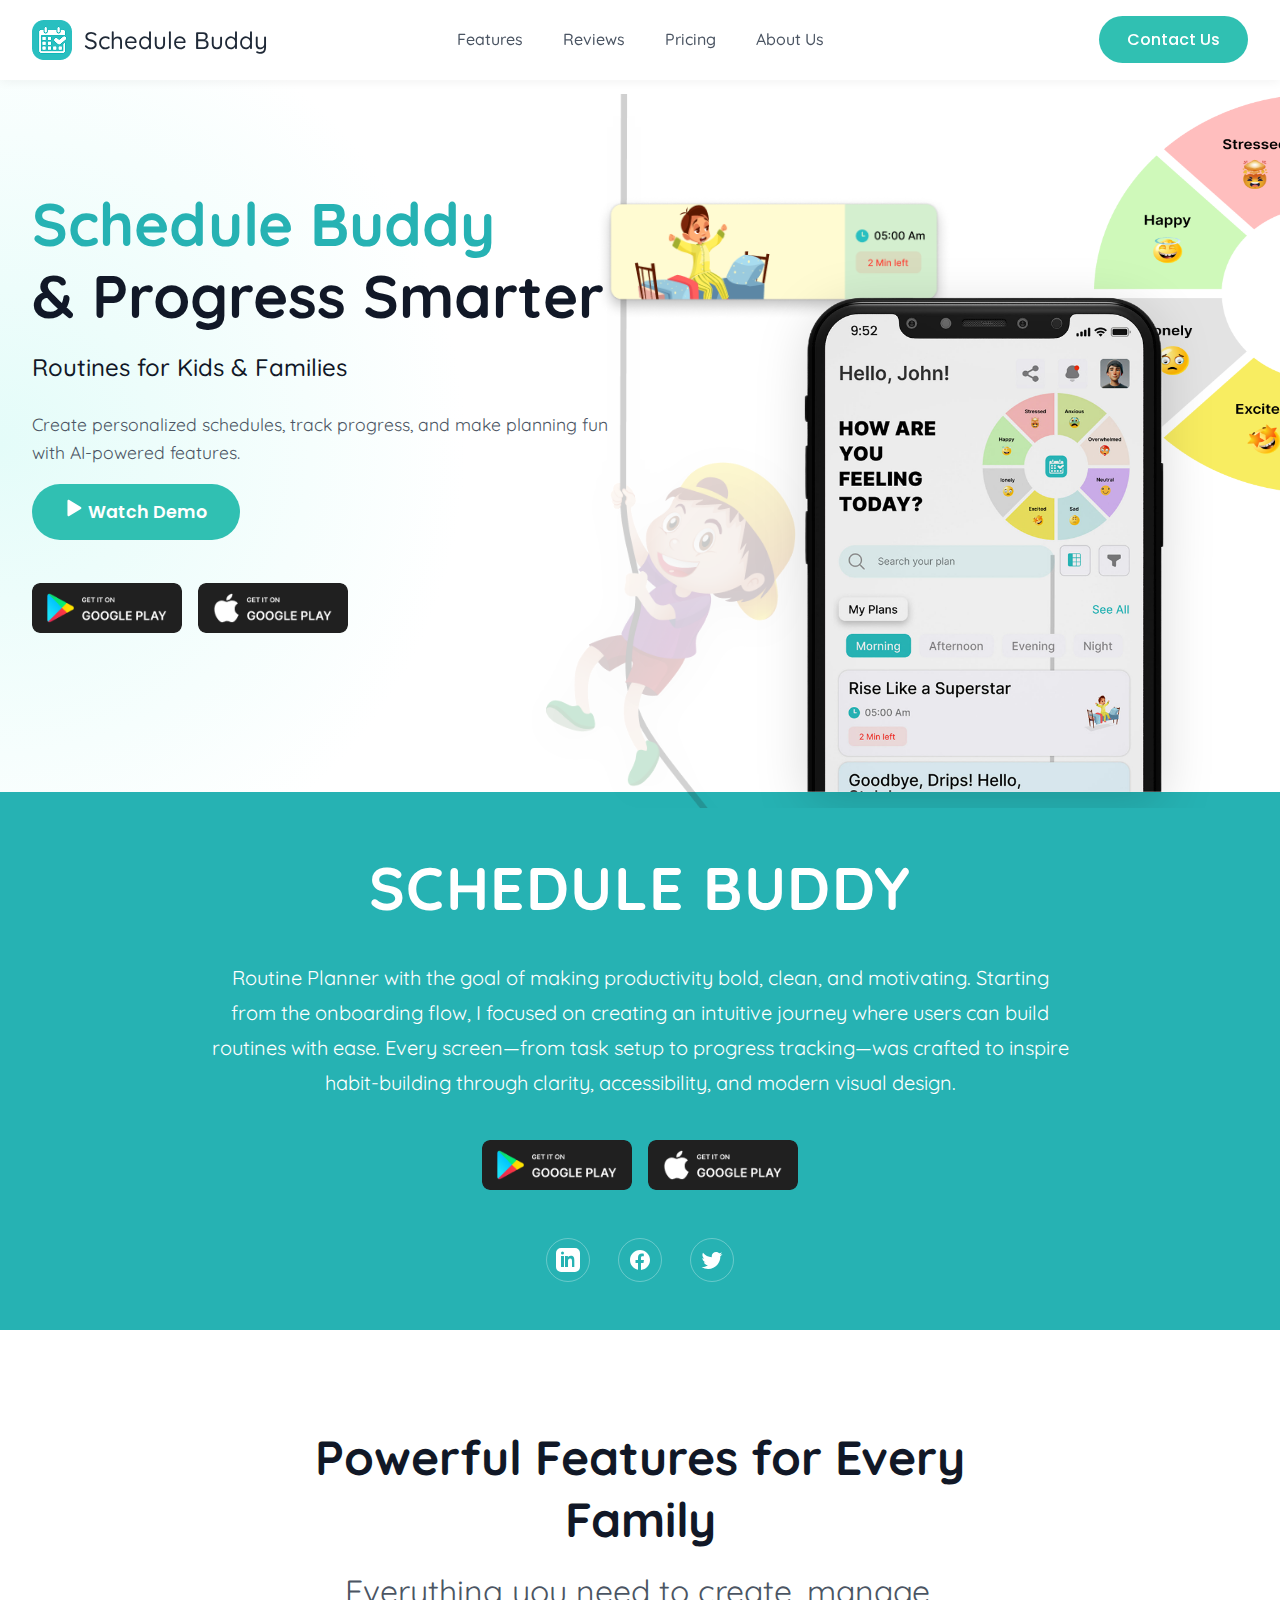
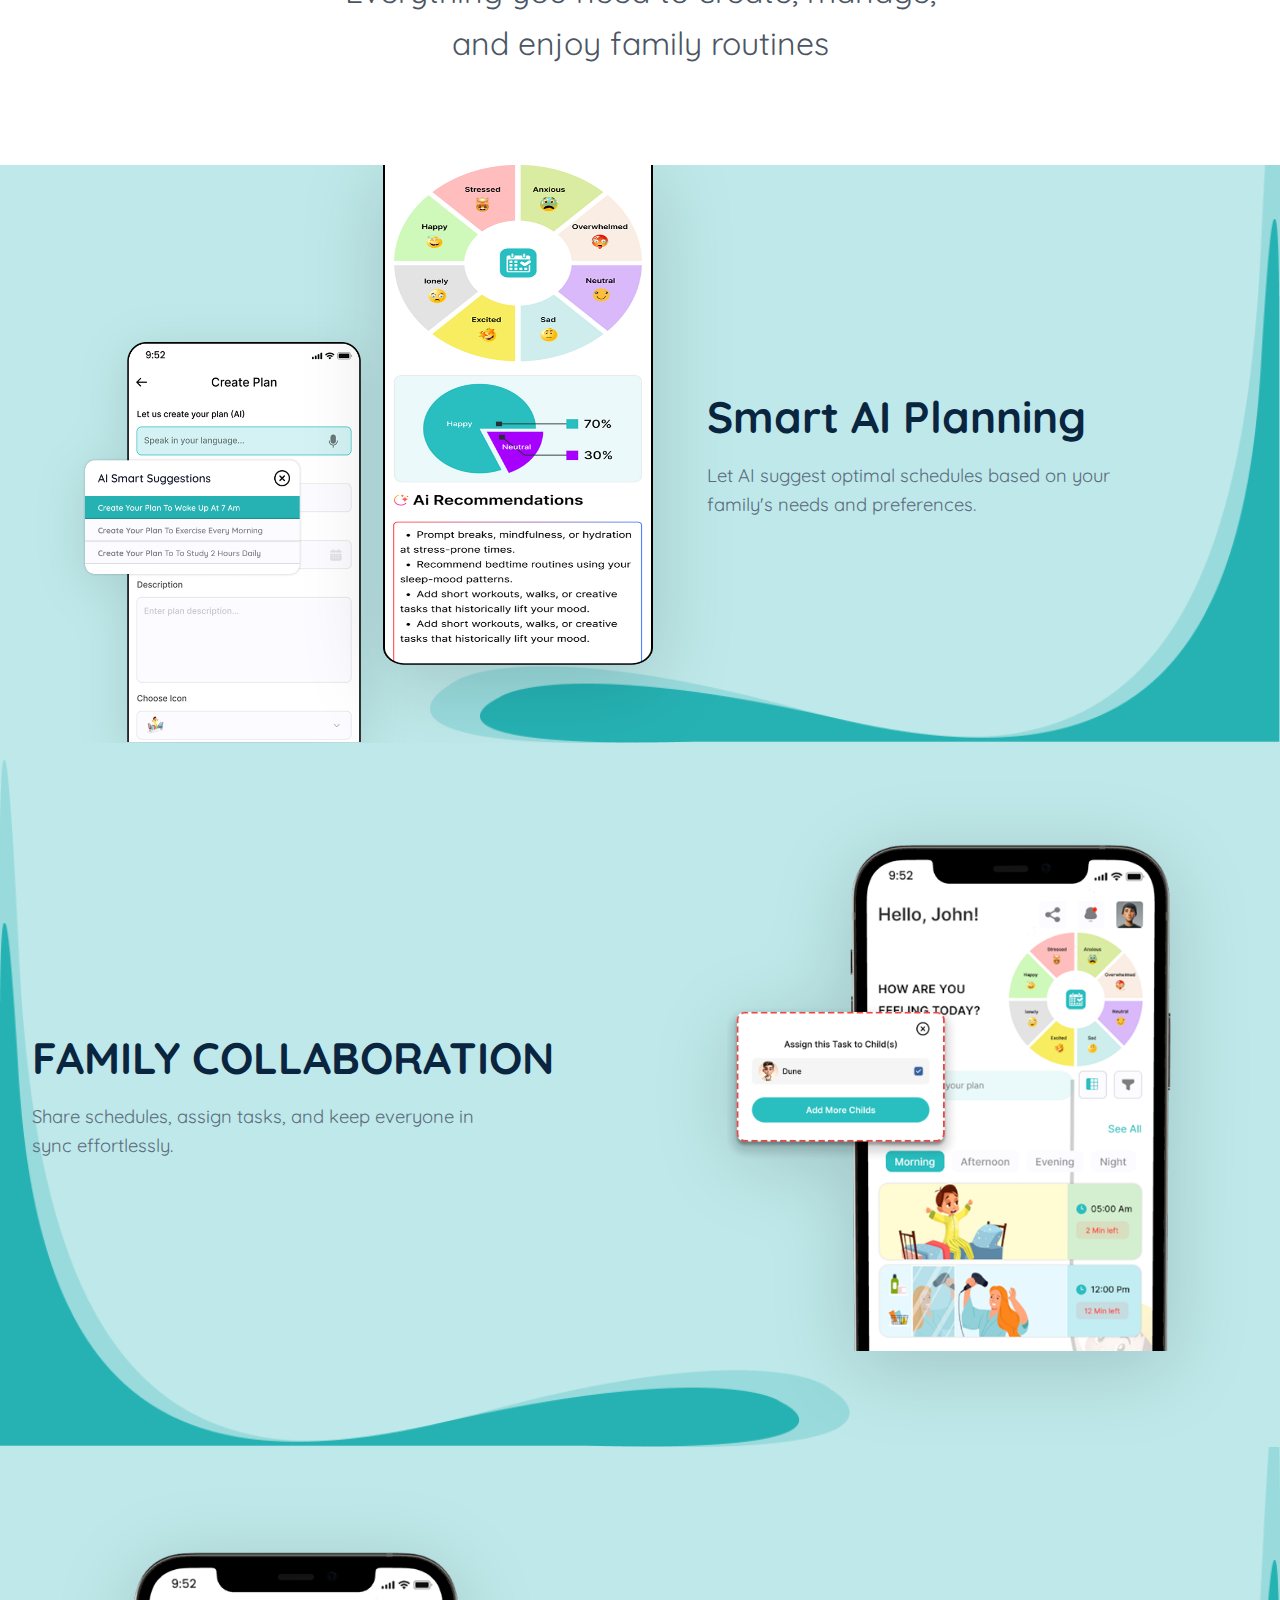
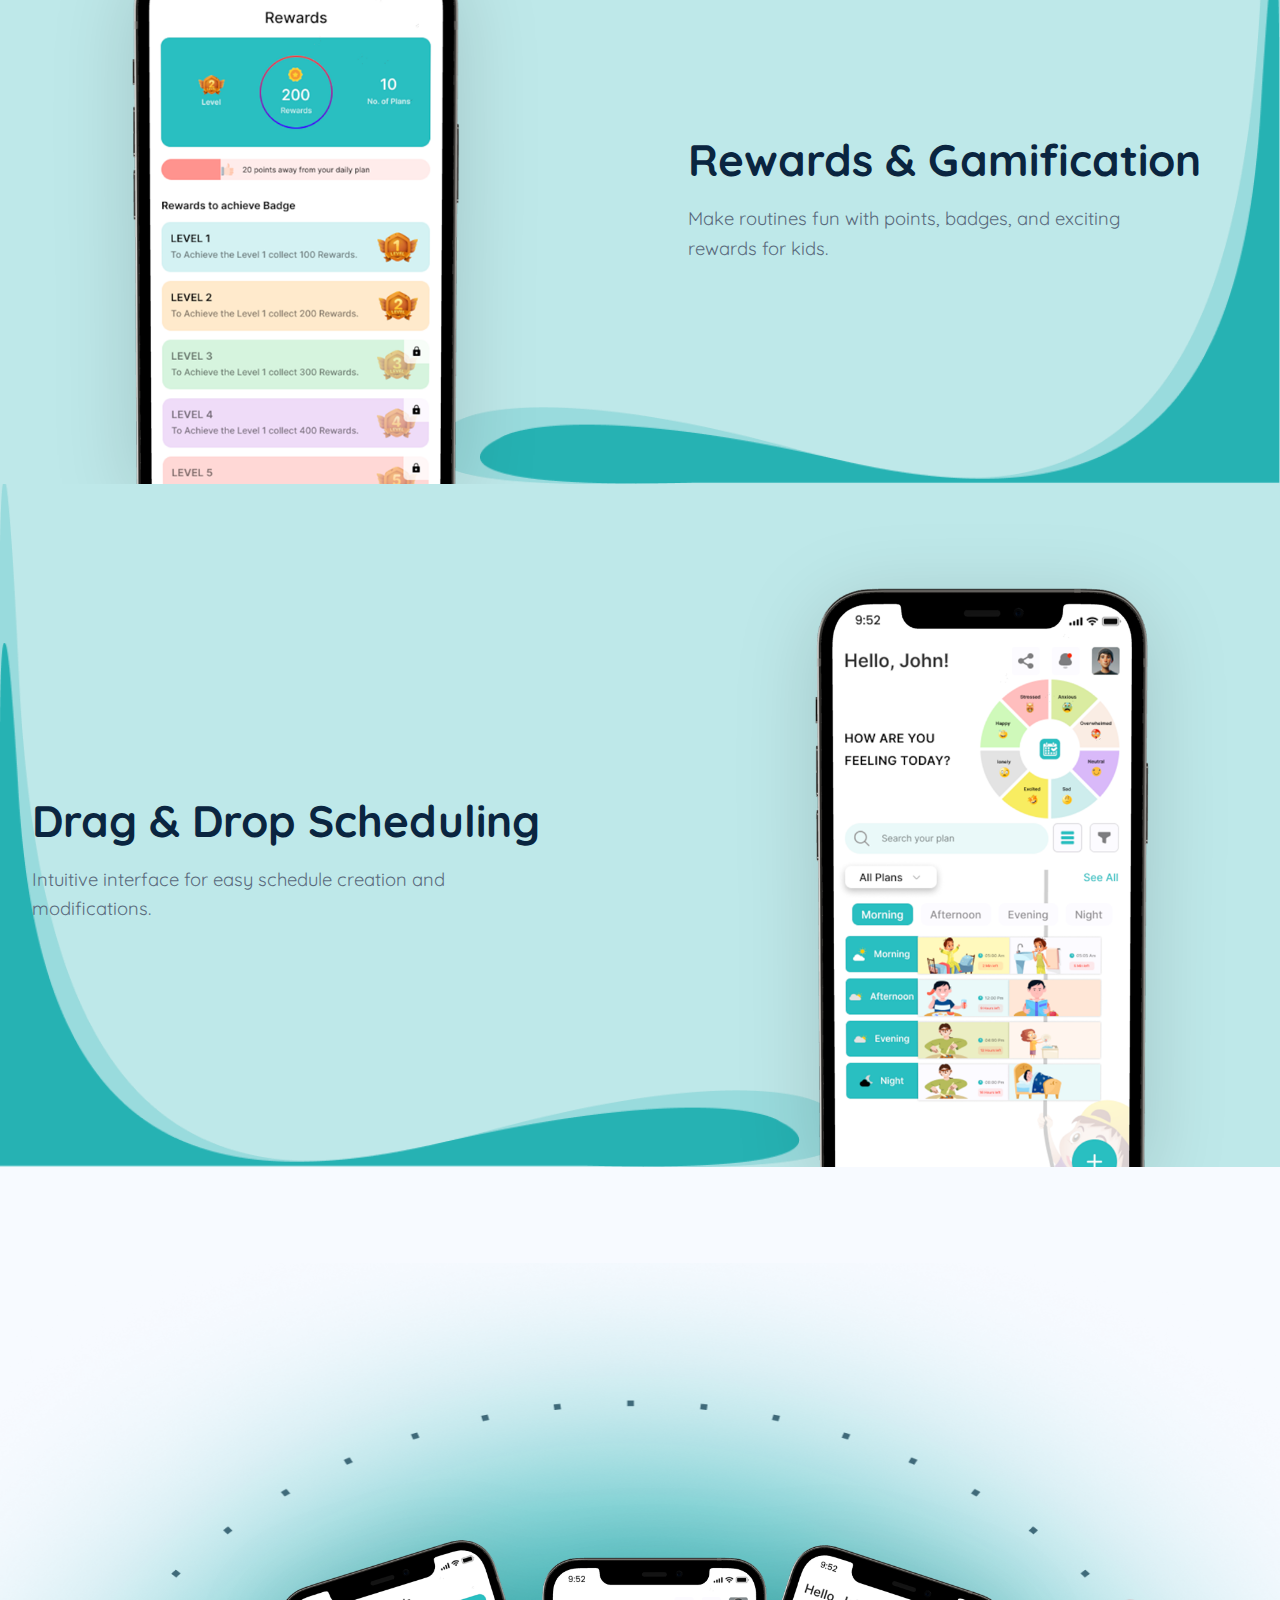
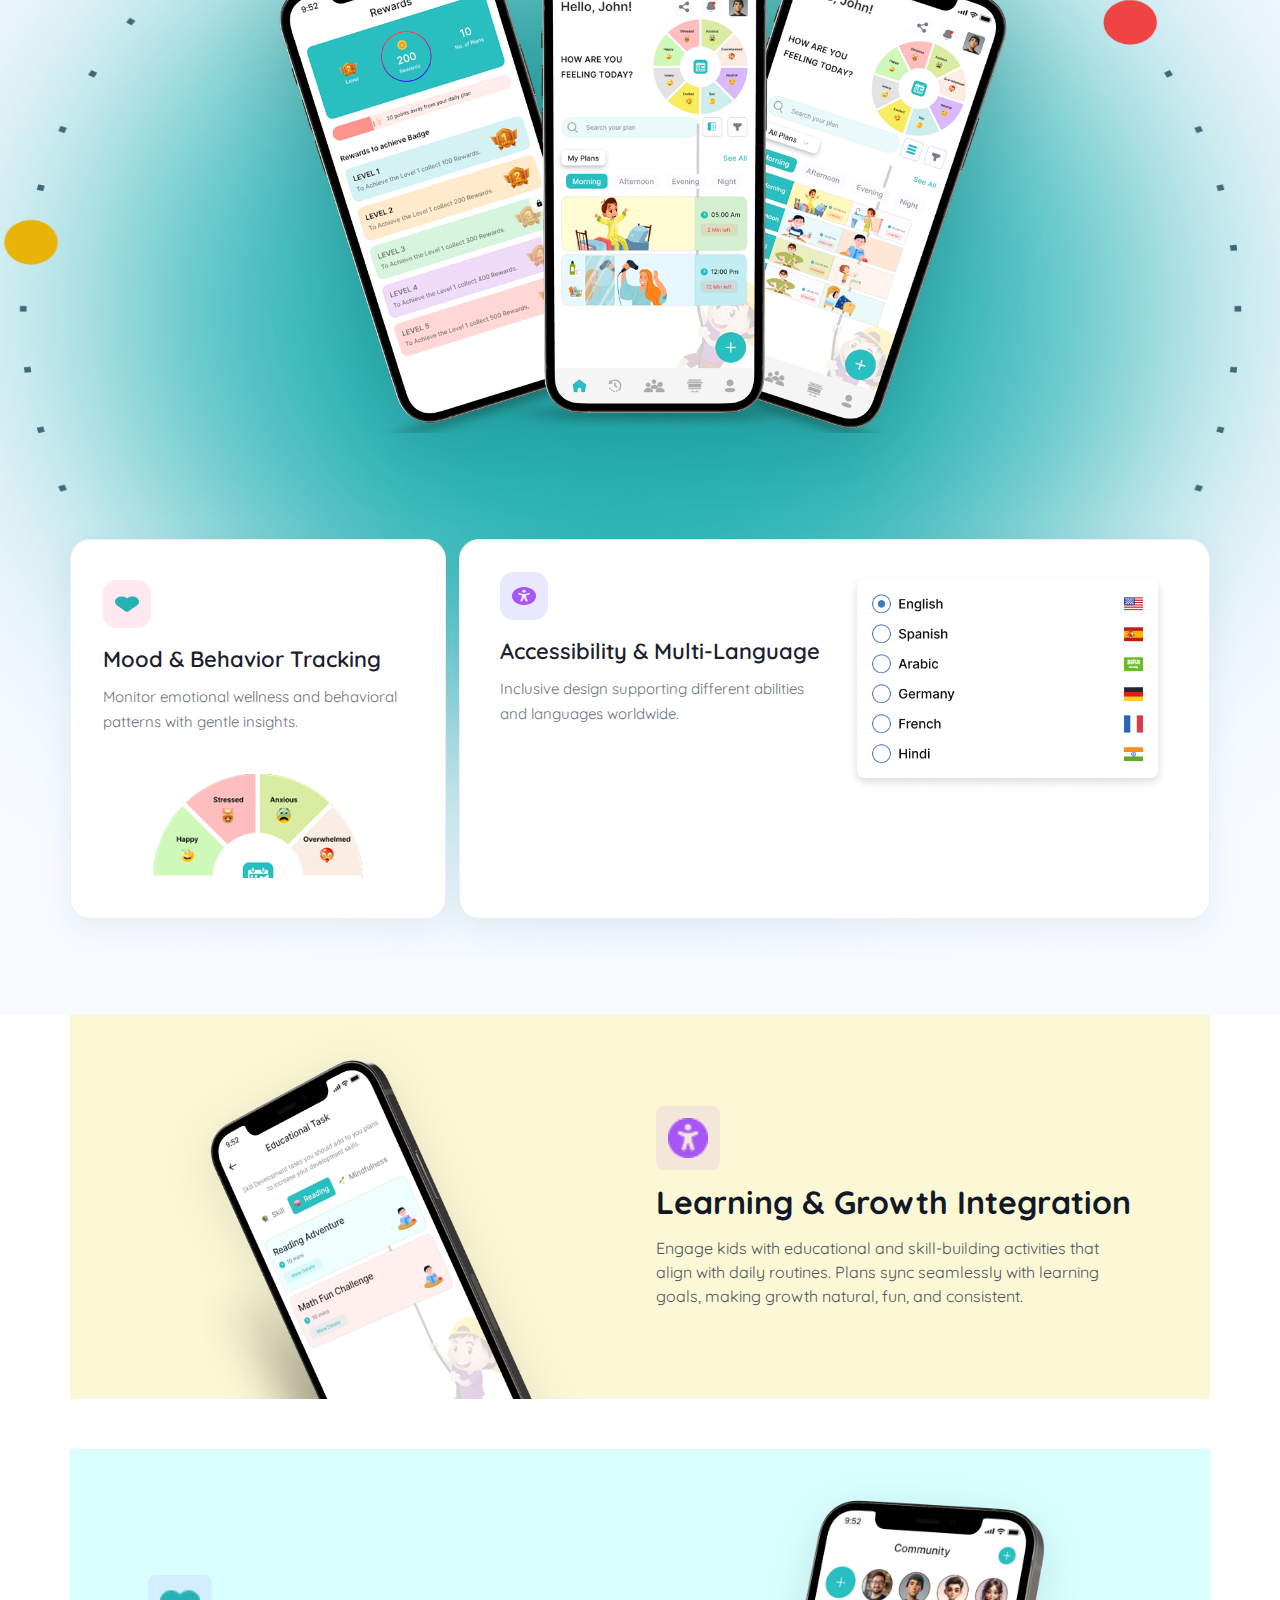
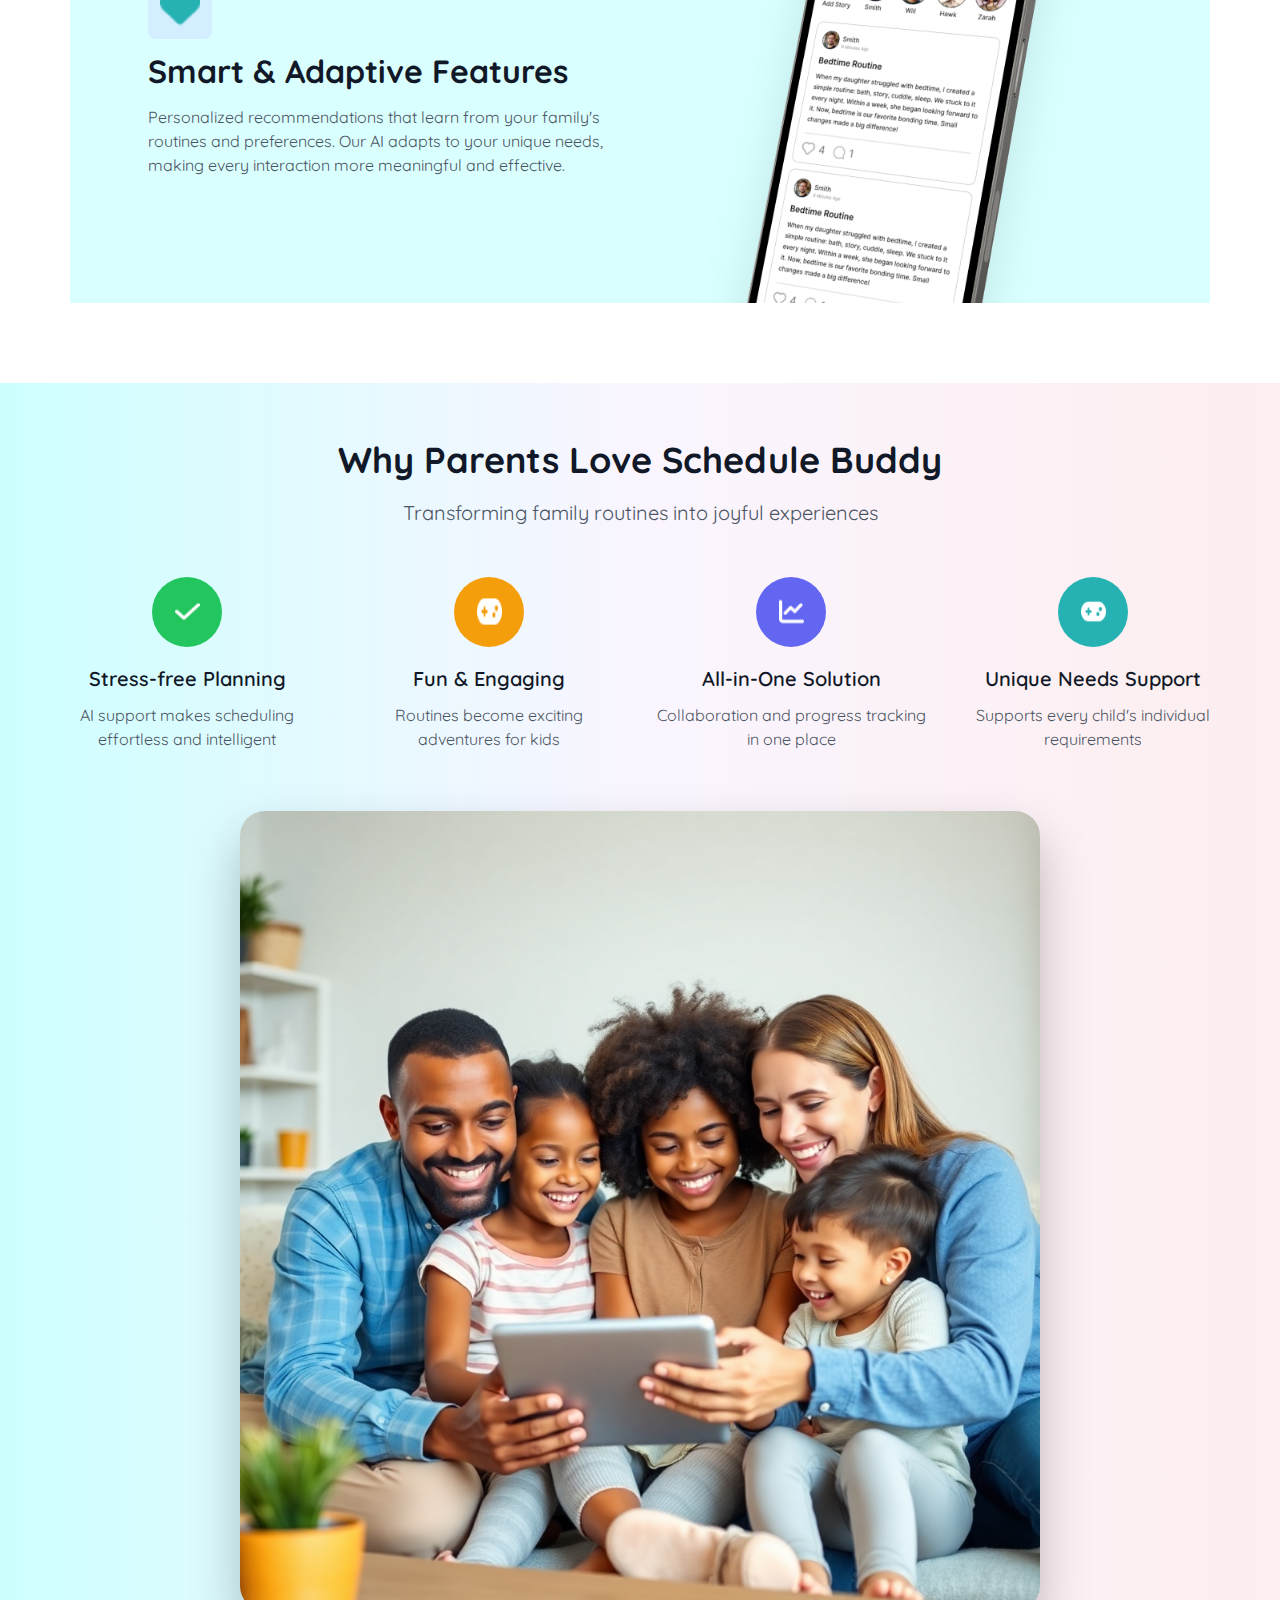
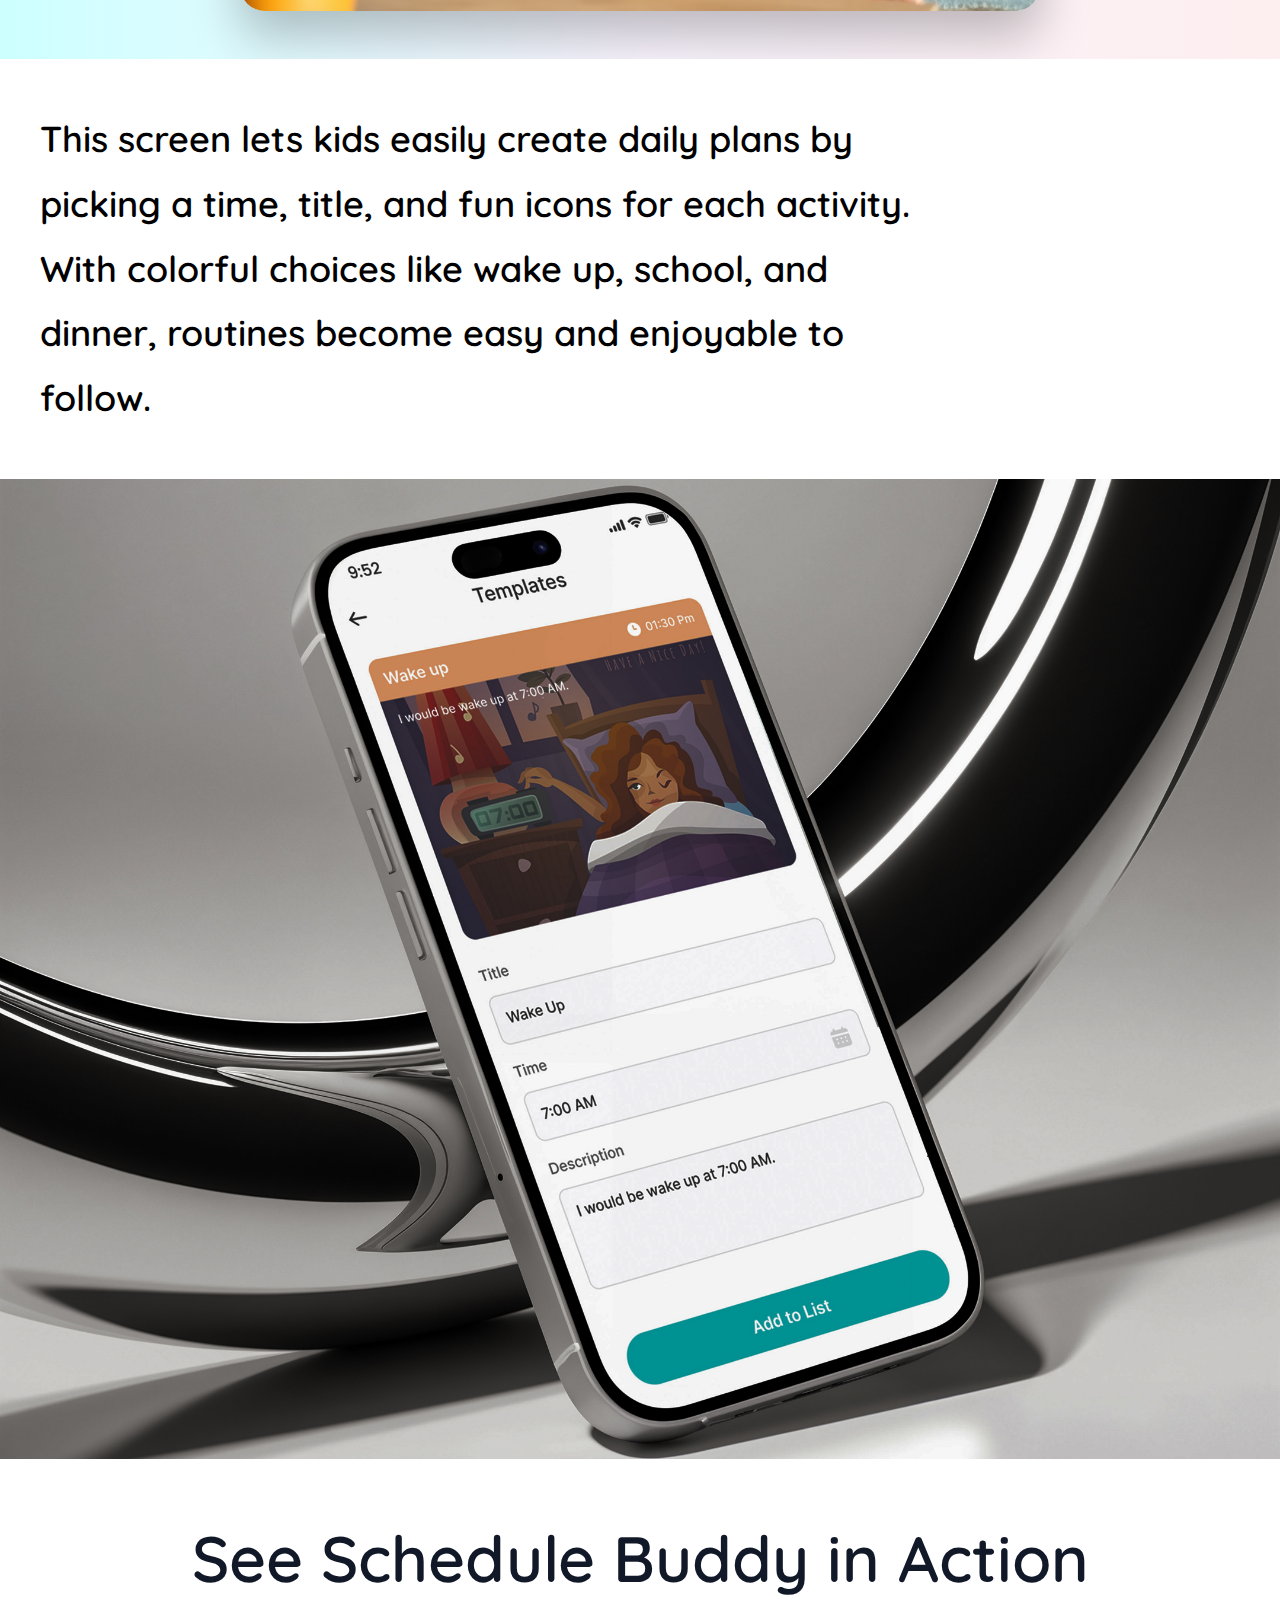
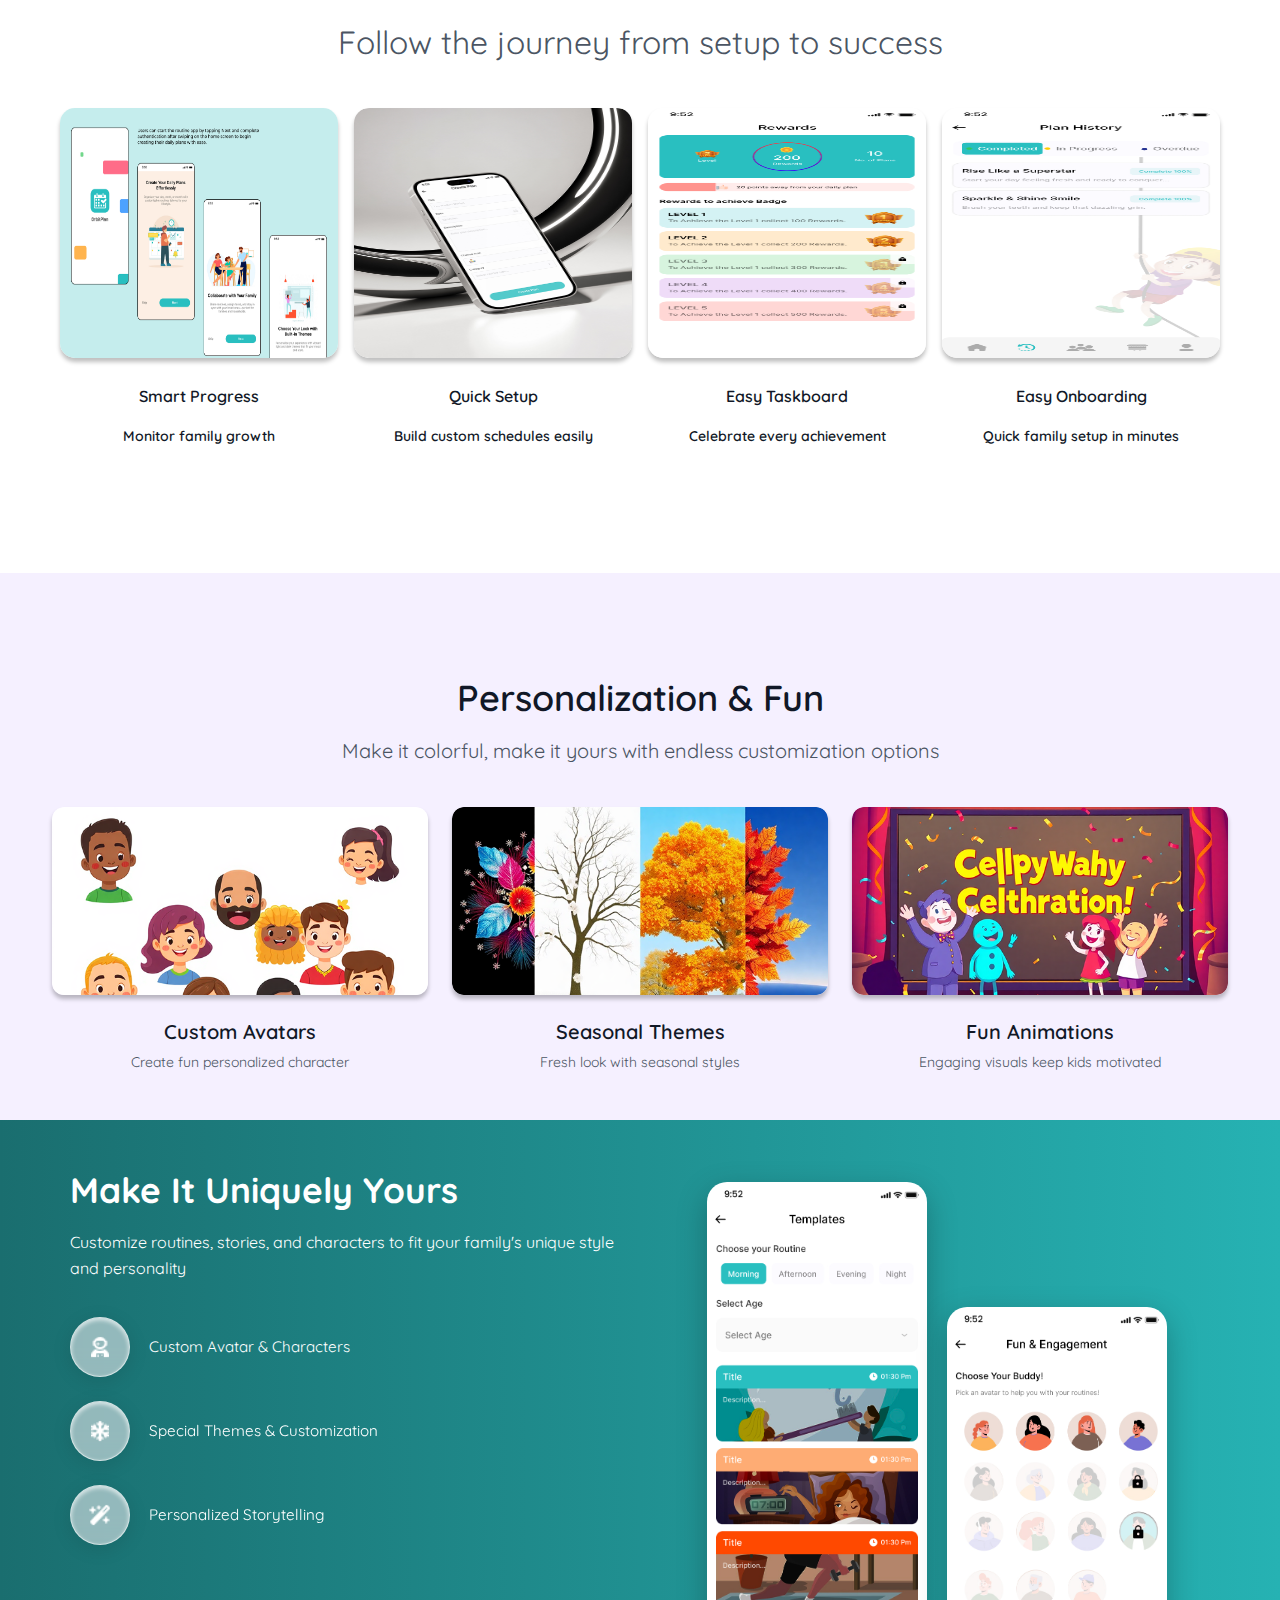
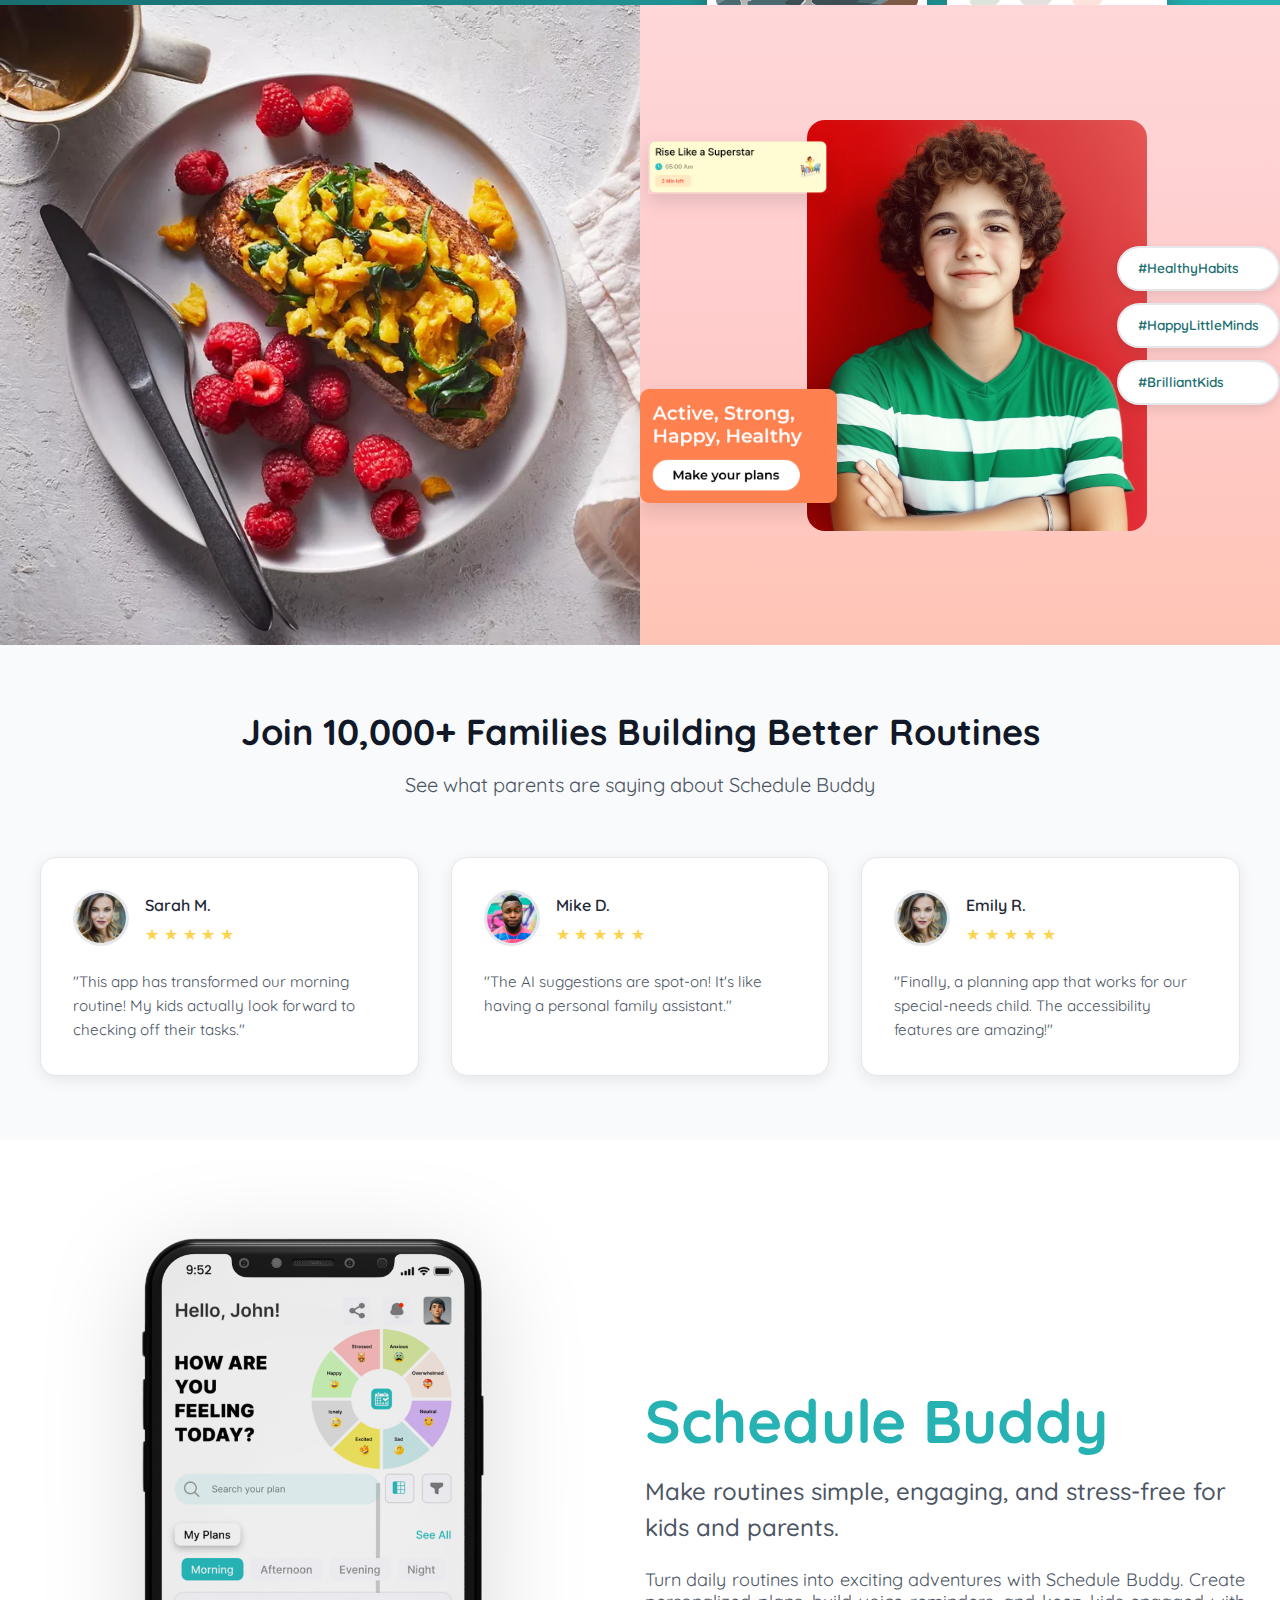
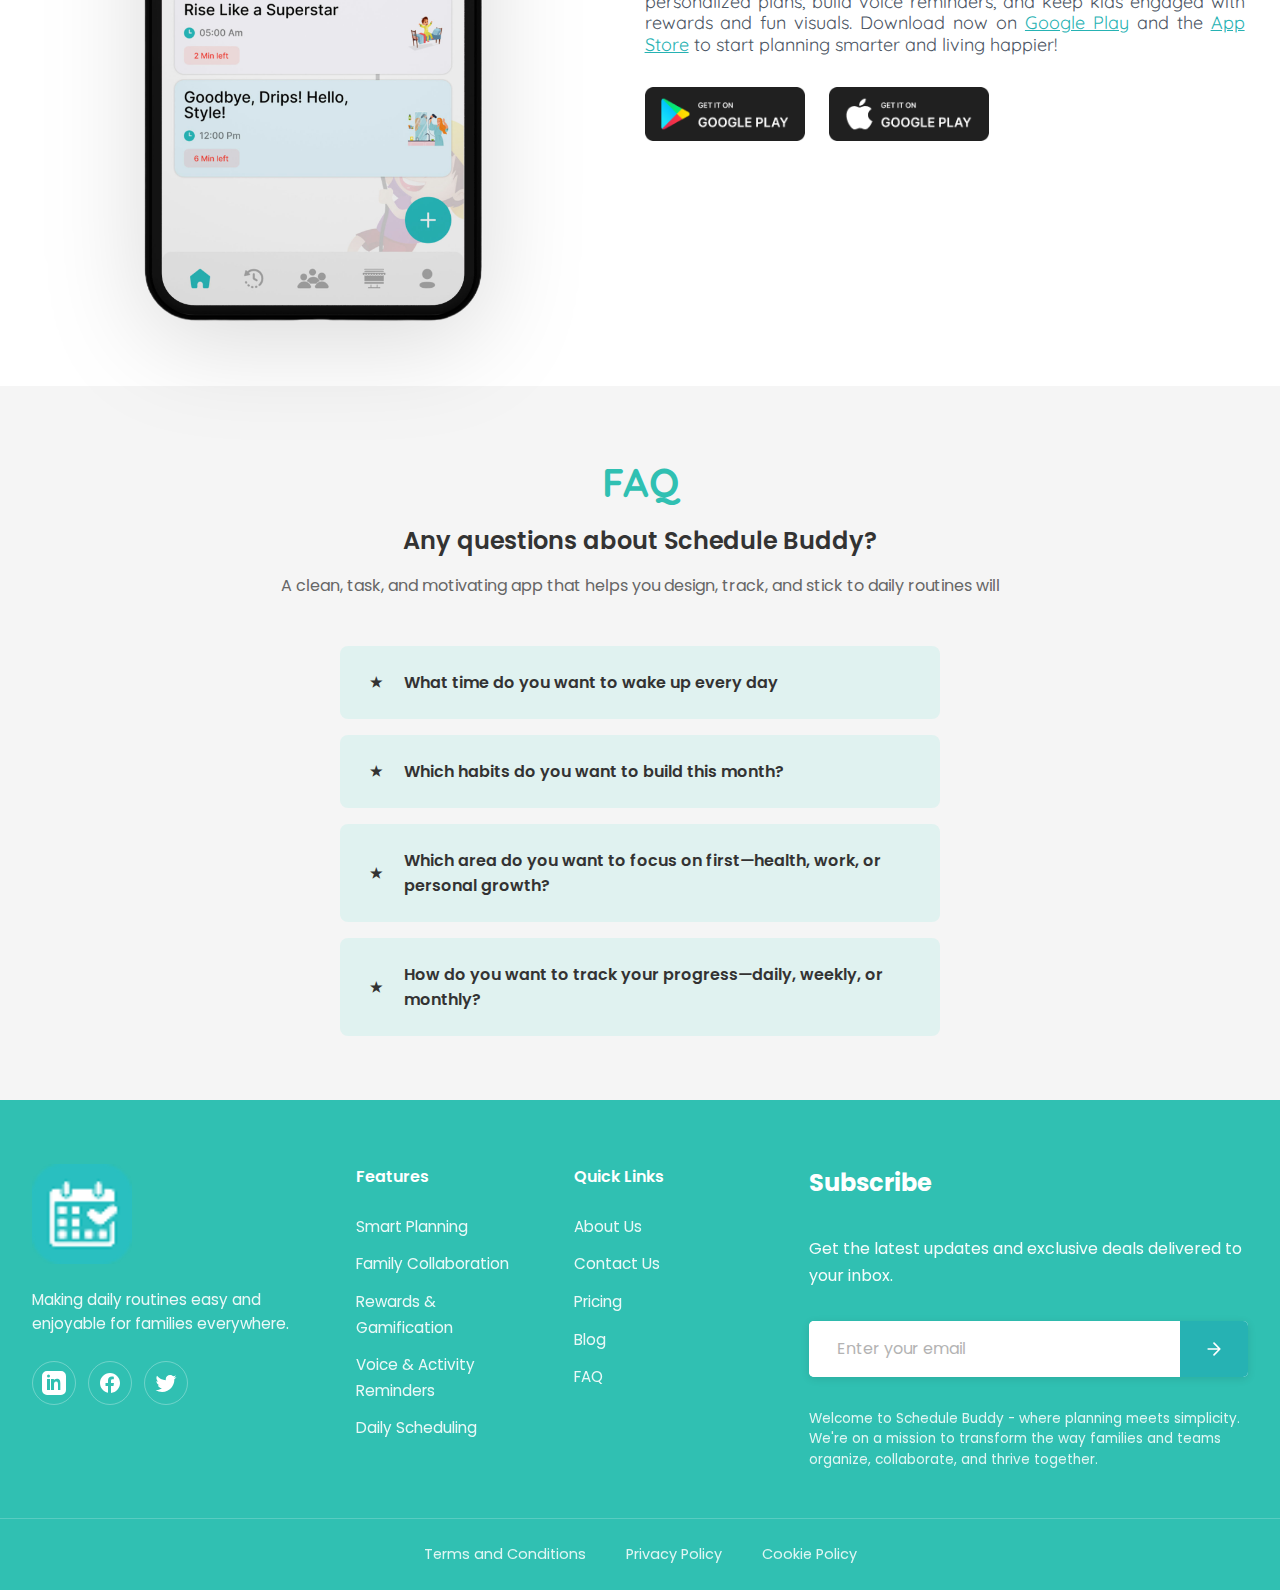
<file: index.html>
<!DOCTYPE html>
<html lang="en">

<head>
    <meta charset="UTF-8">
    <meta name="viewport" content="width=device-width, initial-scale=1.0">
    <title>Schedule Buddy</title>

    <link rel="preconnect" href="https://fonts.googleapis.com">
    <link rel="preconnect" href="https://fonts.gstatic.com" crossorigin>
    <link href="https://fonts.googleapis.com/css2?family=Poppins:wght@400;500;600;700&display=swap" rel="stylesheet">
    <link href="https://fonts.googleapis.com/css2?family=Quicksand:wght@500&display=swap" rel="stylesheet">

    <link rel="stylesheet" href="style.css">
    <script src="script.js" defer></script>
</head>

<body>

    <header class="site-header">
        <nav class="navbar">
            <a href="index.html" class="logo">
                <img src="images/logo.png" alt="Schedule Buddy Icon">
                <span>Schedule Buddy</span>
            </a>

            <ul class="nav-links">
                <li class="sidebar-logo">
                    <a href="index.html" class="logo">
                        <img src="images/logo.png" alt="Schedule Buddy Icon">
                        <span>Schedule Buddy</span>
                    </a>
                </li>
                <li><a href="#">Features</a></li>
                <li><a href="#">Reviews</a></li>
                <li><a href="#">Pricing</a></li>
                <li><a href="about.html">About Us</a></li>
                <li class="mobile-cta"><a href="#" class="cta-button">Contact Us</a></li>

            </ul>
            <div class="desktop-cta">
                <a href="#" class="cta-button">Contact Us</a>
            </div>

            <button class="hamburger" aria-label="Toggle Menu" aria-expanded="false">
                <span class="bar"></span>
                <span class="bar"></span>
                <span class="bar"></span>
            </button>
        </nav>
    </header>

    <div class="overlay"></div>
    <!-- ================== MAIN CONTENT ================== -->
    <main>
        <!-- ================== HERO SECTION ================== -->
        <section class="hero">
            <div class="hero-container">

                <!-- --- Left Side: Content --- -->
                <div class="hero-content">
                    <h1>
                        Schedule Buddy
                        <span class="highlight">& Progress Smarter</span>
                    </h1>
                    <h2>Routines for Kids & Families</h2>
                    <p>
                        Create personalized schedules, track progress, and make planning
                        fun with AI-powered features.
                    </p>

                    <a href="#demo" class="cta-button hero-cta">
                        <!-- SVG Play Icon -->
                        <svg width="20" height="20" viewBox="0 0 24 24" fill="none" xmlns="http://www.w3.org/2000/svg">
                            <path
                                d="M6.34299 21.6961C5.35821 22.2852 4.14299 21.5831 4.14299 20.4431V3.55689C4.14299 2.41689 5.35821 1.71484 6.34299 2.30389L20.207 10.747C21.1218 11.2915 21.1218 12.7085 20.207 13.253L6.34299 21.6961Z"
                                fill="white" />
                        </svg>
                        <span>Watch Demo</span>
                    </a>

                    <div class="store-buttons">
                        <a href="#google-play">
                            <img src="images/playstore.png" alt="Get it on Google Play">
                        </a>
                        <a href="#apple-store">
                            <!-- Note: User provided 'playstore.png' for both. I am using 'applestore.png' as requested in the text. -->
                            <img src="images/applestore.png" alt="Get it on the Apple App Store">
                        </a>
                    </div>
                </div>

                <!-- --- Right Side: Images (Layered) --- -->
                <div class="hero-image-area">
                    <img src="images/rightsidecirclebar.png" alt="" class="hero-img hero-circle-bar">
                    <img src="images/mobilebehind.png" alt="" class="hero-img hero-bg-shape">
                    <img src="images/heromainimagemobile.png" alt="Schedule Buddy App Screenshot"
                        class="hero-img hero-main-mobile">
                    <img src="images/hangingcarton.png" alt="Task Notification" class="hero-img hero-popup-card">
                </div>

            </div>
        </section>

        <!-- Schedulebuddy section would go here -->
        <section class="download-section">
            <div class="download-container">
                <h1>SCHEDULE BUDDY</h1>
                <p>
                    Routine Planner with the goal of making productivity bold, clean, and motivating. Starting
                    from the onboarding flow, I focused on creating an intuitive journey where users can build
                    routines with ease. Every screen—from task setup to progress tracking—was crafted to
                    inspire habit-building through clarity, accessibility, and modern visual design.
                </p>

                <div class="download-store-buttons">
                    <a href="#google-play">
                        <img src="images/playstore.png" alt="Get it on Google Play">
                    </a>
                    <a href="#apple-store">
                        <img src="images/applestore.png" alt="Get it on the Apple App Store">
                    </a>
                </div>

                <div class="social-icons">
                    <a href="#" aria-label="LinkedIn">
                        <svg viewBox="0 0 24 24" fill="currentColor" xmlns="http://www.w3.org/2000/svg">
                            <path
                                d="M19 0H5a5 5 0 0 0-5 5v14a5 5 0 0 0 5 5h14a5 5 0 0 0 5-5V5a5 5 0 0 0-5-5zM8 19H5V8h3v11zM6.5 6.5A1.5 1.5 0 1 1 8 5a1.5 1.5 0 0 1-1.5 1.5zM19 19h-3v-5.5c0-1.33-.03-3.04-1.85-3.04-1.85 0-2.13 1.44-2.13 2.94V19H9V8h2.88v1.32h.04c.4-.76 1.37-1.55 2.82-1.55 3.03 0 3.59 1.99 3.59 4.57V19z">
                            </path>
                        </svg>
                    </a>
                    <a href="#" aria-label="Facebook">
                        <svg viewBox="0 0 24 24" fill="currentColor" xmlns="http://www.w3.org/2000/svg">
                            <path
                                d="M22 12c0-5.52-4.48-10-10-10S2 6.48 2 12c0 4.84 3.44 8.87 8 9.8V15H7.5V12H10V9.5C10 7.02 11.52 5.5 13.84 5.5c.67 0 1.33.1 1.98.19v2.65h-1.3c-1.21 0-1.52.72-1.52 1.49V12h2.96l-.48 3H13v6.95c5.05-.5 9-4.76 9-9.95z">
                            </path>
                        </svg>
                    </a>
                    <a href="#" aria-label="Twitter">
                        <svg viewBox="0 0 24 24" fill="currentColor" xmlns="http://www.w3.org/2000/svg">
                            <path
                                d="M22.46 6c-.77.34-1.6.57-2.46.67.88-.53 1.56-1.37 1.88-2.38-.83.49-1.75.85-2.72 1.04C18.37 4.5 17.26 4 16 4c-2.35 0-4.27 1.92-4.27 4.27 0 .34.04.67.11.98-3.56-.18-6.72-1.89-8.84-4.48-.37.63-.58 1.37-.58 2.15 0 1.48.75 2.79 1.9 3.55-.7-.02-1.36-.21-1.94-.53v.05c0 2.07 1.47 3.8 3.42 4.19-.36.1-.74.15-1.12.15-.27 0-.54-.03-.79-.08.54 1.7 2.12 2.93 4 2.97-1.46 1.14-3.3 1.82-5.3 1.82-.34 0-.68-.02-1.01-.06 1.89 1.21 4.13 1.92 6.56 1.92 7.88 0 12.19-6.53 12.19-12.19 0-.19 0-.37-.01-.56.84-.6 1.56-1.36 2.14-2.22z">
                            </path>
                        </svg>
                    </a>
                </div>
            </div>
        </section>
        <section class="features-header">
            <div class="features-header-container">
                <h2>Powerful Features for Every Family</h2>
                <p>Everything you need to create, manage, and enjoy family routines</p>
            </div>
        </section>
        <section class="ai-planning">
            <div class="ai-planning-container">

                <div class="ai-image-left">
                    <img src="images/smartleftimage.png" alt="AI Suggestions UI">
                </div>

                <div class="ai-image-center">
                    <img src="images/smartcenter.png" alt="Mood Tracker UI">
                </div>

                <div class="ai-content">
                    <h2>Smart AI Planning</h2>
                    <p>Let AI suggest optimal schedules based on your family's needs and preferences.</p>
                </div>

            </div>
        </section>
        <section class="family-collaboration">
            <div class="family-collaboration-container">

                <div class="family-content">
                    <h2>FAMILY COLLABORATION</h2>
                    <p>Share schedules, assign tasks, and keep everyone in sync effortlessly.</p>
                </div>

                <div class="family-image">
                    <img src="images/familyimage.png" alt="Family collaboration app UI">
                </div>

            </div>
        </section>
        <section class="rewards-gamification">
            <div class="rewards-gamification-container">

                <div class="rewards-image">
                    <img src="images/rewardsimagee.png" alt="Rewards and Gamification App UI">
                </div>

                <div class="rewards-content">
                    <h2>Rewards & Gamification</h2>
                    <p>Make routines fun with points, badges, and exciting rewards for kids.</p>
                </div>

            </div>
        </section>
        <section class="drag-drop-scheduling">
            <div class="drag-drop-container">
                <div class="drag-drop-content">
                    <h2>Drag & Drop Scheduling</h2>
                    <p>Intuitive interface for easy schedule creation and modifications.</p>
                </div>
                <div class="drag-drop-image">
                    <img src="images/schedullingimage.png" alt="Drag and drop scheduling on mobile">
                </div>
            </div>
        </section>
        <section class="features-overview">
            <div class="features-overview-top">
                <img src="images/threeimages.png" alt="App screenshots" class="overview-phones">
            </div>
            <div class="features-overview-bottom">
                <div class="feature-card-grid">
                    <div class="feature-card left-card">
                        <div class="feature-card-icon-bg">
                            <img src="images/hearticon.png" alt="Mood Tracking" class="feature-card-icon">
                        </div>
                        <h3>Mood & Behavior Tracking</h3>
                        <p>Monitor emotional wellness and behavioral patterns with gentle insights.</p>
                        <img src="images/moodcircletypeimage.png" alt="Mood circle chart" class="feature-card-image">
                    </div>
                    <div class="feature-card right-card">
                        <div class="right-card-content">
                            <div class="feature-card-icon-bg">
                                <img src="images/personicon.png" alt="Accessibility" class="feature-card-icon">
                            </div>
                            <h3>Accessibility & Multi-Language</h3>
                            <p>Inclusive design supporting different abilities and languages worldwide.</p>
                        </div>
                        <div class="right-card-image">
                            <img src="images/Language.png" alt="Language selection list" class="feature-card-image">
                        </div>
                    </div>
                </div>
            </div>
        </section>
        <section class="learning-growth">
            <div class="learning-growth-container">
                <div class="learning-image-left">
                    <img src="images/leftsideimage.png" alt="Educational Task Mobile App">
                </div>
                <div class="learning-content-right">
                    <div class="learning-icon">
                        <img src="images/leftsideimageicon.png" alt="Learning & Growth Icon">
                    </div>
                    <h2>Learning & Growth Integration</h2>
                    <p>Engage kids with educational and skill-building activities that align with daily routines. Plans
                        sync seamlessly with learning goals, making growth natural, fun, and consistent.</p>
                </div>
            </div>
        </section>
        <section class="learning-growth learning-growth-alt">
            <div class="learning-growth-container learning-growth-container-alt">
                <div class="learning-content-left">
                    <div class="learning-icon">
                        <img src="images/rightsideicon.png" alt="Feature Icon">
                    </div>
                    <h2>Smart & Adaptive Features</h2>
                    <p>Personalized recommendations that learn from your family's routines and preferences. Our AI
                        adapts to your unique needs, making every interaction more meaningful and effective.</p>
                </div>
                <div class="learning-image-right">
                    <img src="images/rightsideimage.png" alt="Smart Features Mobile App">
                </div>
            </div>
        </section>
        <section class="community-storytelling">
            <div class="community-header">
                <h2>Why Parents Love Schedule Buddy</h2>
                <p>Transforming family routines into joyful experiences</p>
            </div>
            <div class="community-cards">
                <div class="community-card">
                    <div class="community-card-icon green-bg">
                        <img src="images/imagenumnebrone.png" alt="Stress-free Planning">
                    </div>
                    <h3>Stress-free Planning</h3>
                    <p>AI support makes scheduling effortless and intelligent</p>
                </div>
                <div class="community-card">
                    <div class="community-card-icon orange-bg">
                        <img src="images/imagenumebr2.png" alt="Fun & Engaging">
                    </div>
                    <h3>Fun & Engaging</h3>
                    <p>Routines become exciting adventures for kids</p>
                </div>
                <div class="community-card">
                    <div class="community-card-icon purple-bg">
                        <img src="images/iamgenumebr3.png" alt="All-in-One Solution">
                    </div>
                    <h3>All-in-One Solution</h3>
                    <p>Collaboration and progress tracking in one place</p>
                </div>
                <div class="community-card">
                    <div class="community-card-icon teal-bg">
                        <img src="images/imagenumebr4.png" alt="Unique Needs Support">
                    </div>
                    <h3>Unique Needs Support</h3>
                    <p>Supports every child's individual requirements</p>
                </div>
            </div>
            <div class="center-image-container">
                <img src="images/maincenterimage.png" alt="Family using Schedule Buddy">
            </div>
        </section>
        <section class="center-image-section">
        </section>
        <section class="daily-plans-section">
            <div class="daily-plans-container">
                <div class="daily-plans-content">
                    <p>This screen lets kids easily create daily plans by picking a time, title, and fun icons for each
                        activity. With colorful choices like wake up, school, and dinner, routines become easy and
                        enjoyable to follow.</p>
                </div>
            </div>
        </section>
        <section class="mobile-showcase-section">
            <img src="images/417616895_11677207.png" alt="Schedule Buddy App Showcase">
        </section>

        <section class="action-showcase-section">
            <div class="action-header">
                <h2>See Schedule Buddy in Action</h2>
                <p>Follow the journey from setup to success</p>
            </div>
            <div class="action-boxes">
                <div class="action-box">
                    <img src="images/iamgenumebr1 (4).png" alt="Smart Progress">
                    <p>Smart Progress</p>
                    <p class="action-box-desc">Monitor family growth</p>
                </div>

                <div class="action-box">
                    <img src="images/iamgenumebr1 (2).png" alt="Quick Setup">
                    <p>Quick Setup</p>
                    <p class="action-box-desc">Build custom schedules easily</p>
                </div>
                <div class="action-box">
                    <img src="images/iamgenumebr1 (3).jpg" alt="Easy Taskboard">
                    <p>Easy Taskboard</p>
                    <p class="action-box-desc">Celebrate every achievement</p>
                </div>

                <div class="action-box">
                    <img src="images/iamgenumebr1 (1).jpg" alt="Easy Onboarding">
                    <p>Easy Onboarding</p>
                    <p class="action-box-desc">Quick family setup in minutes</p>
                </div>

            </div>
        </section>
        <section class="personalization-section">
            <div class="personalization-header">
                <h2>Personalization & Fun</h2>
                <p>Make it colorful, make it yours with endless customization options</p>
            </div>
            <div class="personalization-boxes">
                <div class="personalization-box">
                    <img src="images/img.png" alt="Custom Avatars">
                    <h3>Custom Avatars</h3>
                    <p class="personalization-desc">Create fun personalized character</p>
                </div>
                <div class="personalization-box">
                    <img src="images/img (1).png" alt="Seasonal Themes">
                    <h3>Seasonal Themes</h3>
                    <p class="personalization-desc">Fresh look with seasonal styles</p>
                </div>
                <div class="personalization-box">
                    <img src="images/img (2).png" alt="Fun Animations">
                    <h3>Fun Animations</h3>
                    <p class="personalization-desc">Engaging visuals keep kids motivated</p>
                </div>
            </div>
        </section>
        <section class="unique-section">
            <div class="unique-container">
                <div class="unique-content">
                    <h2>Make It Uniquely Yours</h2>
                    <p>Customize routines, stories, and characters to fit your family's unique style and personality</p>
                    <ul class="unique-features">
                        <li>
                            <div class="unique-feature-icon">
                                <img src="images/i (2).png" alt="Custom Avatar">
                            </div>
                            <span>Custom Avatar & Characters</span>
                        </li>
                        <li>
                            <div class="unique-feature-icon">
                                <img src="images/i (3).png" alt="Themes">
                            </div>
                            <span>Special Themes & Customization</span>
                        </li>
                        <li>
                            <div class="unique-feature-icon">
                                <img src="images/i (4).png" alt="Storytelling">
                            </div>
                            <span>Personalized Storytelling</span>
                        </li>
                    </ul>
                </div>
                <div class="unique-images">
                    <img src="images/leftone.jpg" alt="Customize Templates" class="unique-img-top">
                    <img src="images/rightone.jpg" alt="Choose Your Avatar" class="unique-img-bottom">
                </div>
            </div>
        </section>
        <section class="lifestyle-section">
            <div class="lifestyle-container">
                <!-- Left Side: Food Image (50%) -->
                <div class="lifestyle-left">
                    <img src="images/foodimageleftside.png" alt="Healthy Food" class="food-image">
                </div>

                <!-- Right Side: Boy with Boxes and Hashtags -->
                <div class="lifestyle-right">
                    <div class="lifestyle-content-box">
                        <!-- Top White Box -->
                        <div class="lifestyle-top-box">
                            <img src="images/topleftcornerwhitebox.png" alt="Top Box">
                        </div>

                        <!-- Center Boy Image with Background -->
                        <div class="boy-image-wrapper">
                            <img src="images/boyimagerightside.jpg" alt="Happy Boy" class="boy-image">
                        </div>

                        <!-- Bottom Orange Box -->
                        <div class="lifestyle-bottom-box">
                            <img src="images/bottomleftcornerorangebox.png" alt="Bottom Box">
                        </div>

                        <!-- Right Side Hashtag Pills -->
                        <div class="hashtag-pills">
                            <div class="hashtag-pill">#HealthyHabits</div>
                            <div class="hashtag-pill">#HappyLittleMinds</div>
                            <div class="hashtag-pill">#BrilliantKids</div>
                        </div>
                    </div>
                </div>
            </div>
        </section>

        <!-- ================== TESTIMONIALS SECTION ================== -->
        <section class="testimonials-section">
            <div class="testimonials-container">
                <div class="testimonials-header">
                    <h2>Join 10,000+ Families Building Better Routines</h2>
                    <p>See what parents are saying about Schedule Buddy</p>
                </div>

                <div class="testimonials-grid">
                    <!-- Testimonial Card 1 -->
                    <div class="testimonial-card">
                        <div class="testimonial-header-content">
                            <img src="images/client1.jpg" alt="Sarah M." class="testimonial-avatar">
                            <div class="testimonial-info">
                                <h3>Sarah M.</h3>
                                <div class="star-rating">
                                    <span class="star">★</span>
                                    <span class="star">★</span>
                                    <span class="star">★</span>
                                    <span class="star">★</span>
                                    <span class="star">★</span>
                                </div>
                            </div>
                        </div>
                        <p class="testimonial-text">"This app has transformed our morning routine! My kids actually look
                            forward to checking off their tasks."</p>
                    </div>

                    <!-- Testimonial Card 2 -->
                    <div class="testimonial-card">
                        <div class="testimonial-header-content">
                            <img src="images/client2.jpg" alt="Mike D." class="testimonial-avatar">
                            <div class="testimonial-info">
                                <h3>Mike D.</h3>
                                <div class="star-rating">
                                    <span class="star">★</span>
                                    <span class="star">★</span>
                                    <span class="star">★</span>
                                    <span class="star">★</span>
                                    <span class="star">★</span>
                                </div>
                            </div>
                        </div>
                        <p class="testimonial-text">"The AI suggestions are spot-on! It's like having a personal family
                            assistant."</p>
                    </div>

                    <!-- Testimonial Card 3 -->
                    <div class="testimonial-card">
                        <div class="testimonial-header-content">
                            <img src="images/client1.jpg" alt="Emily R." class="testimonial-avatar">
                            <div class="testimonial-info">
                                <h3>Emily R.</h3>
                                <div class="star-rating">
                                    <span class="star">★</span>
                                    <span class="star">★</span>
                                    <span class="star">★</span>
                                    <span class="star">★</span>
                                    <span class="star">★</span>
                                </div>
                            </div>
                        </div>
                        <p class="testimonial-text">"Finally, a planning app that works for our special-needs child. The
                            accessibility features are amazing!"</p>
                    </div>
                </div>
            </div>
        </section>

        <!-- ================== APP CTA SECTION ================== -->
        <section class="app-cta-section">
            <div class="app-cta-container">
                <!-- Left Side: Mobile Image -->
                <div class="app-cta-left">
                    <img src="images/leftsidebigimage.png" alt="Schedule Buddy App" class="app-image">
                </div>

                <!-- Right Side: Content -->
                <div class="app-cta-right">
                    <div class="app-cta-content">
                        <h2>Schedule Buddy</h2>
                        <p class="app-tagline">Make routines simple, engaging, and stress-free for kids and parents.</p>

                        <p class="app-description">
                            Turn daily routines into exciting adventures with Schedule Buddy. Create personalized plans,
                            build voice reminders, and keep kids engaged with rewards and fun visuals. Download now on
                            <a href="#google-play" class="inline-store-link">Google Play</a> and the <a
                                href="#apple-store" class="inline-store-link">App Store</a> to start planning smarter
                            and living happier!
                        </p>

                        <div class="app-store-buttons">
                            <a href="#google-play" class="store-button google-play">
                                <img src="images/playstore.png" alt="Get it on Google Play">
                            </a>
                            <a href="#apple-store" class="store-button app-store">
                                <img src="images/applestore.png" alt="Get it on the App Store">
                            </a>
                        </div>
                    </div>
                </div>
            </div>
        </section>

        <!-- ================== FAQ SECTION ================== -->
        <section class="faq-section" id="faq">
            <div class="faq-container">
                <div class="faq-header">
                    <h2>FAQ</h2>
                    <p class="faq-subtitle">Any questions about Schedule Buddy?</p>
                    <p class="faq-description">A clean, task, and motivating app that helps you design, track, and stick
                        to daily routines will</p>
                </div>

                <div class="faq-items">
                    <!-- FAQ Item 1 -->
                    <div class="faq-item">
                        <button class="faq-question">
                            <span class="faq-icon">★</span>
                            <span class="faq-text">What time do you want to wake up every day</span>
                            <span class="faq-star">✕</span>
                        </button>
                        <div class="faq-answer">
                            <p>You can modify set intervals every month.</p>
                            <p>The goal of a routine is to operate high-end motivate constantly as you can never skip or
                                minimize items in schedule</p>
                        </div>
                    </div>

                    <!-- FAQ Item 2 -->
                    <div class="faq-item">
                        <button class="faq-question">
                            <span class="faq-icon">★</span>
                            <span class="faq-text">Which habits do you want to build this month?</span>
                            <span class="faq-star">✕</span>
                        </button>
                        <div class="faq-answer">
                            <p>Build habits gradually and track your progress monthly. Start small and increase
                                difficulty as you gain confidence.</p>
                        </div>
                    </div>

                    <!-- FAQ Item 3 -->
                    <div class="faq-item">
                        <button class="faq-question">
                            <span class="faq-icon">★</span>
                            <span class="faq-text">Which area do you want to focus on first—health, work, or personal
                                growth?</span>
                            <span class="faq-star">✕</span>
                        </button>
                        <div class="faq-answer">
                            <p>You can focus on multiple areas simultaneously or prioritize one. Customize your schedule
                                based on your priorities.</p>
                        </div>
                    </div>

                    <!-- FAQ Item 4 -->
                    <div class="faq-item">
                        <button class="faq-question">
                            <span class="faq-icon">★</span>
                            <span class="faq-text">How do you want to track your progress—daily, weekly, or
                                monthly?</span>
                            <span class="faq-star">✕</span>
                        </button>
                        <div class="faq-answer">
                            <p>Choose your tracking frequency based on your goals. Daily tracking helps build momentum,
                                while weekly or monthly reviews show overall progress.</p>
                        </div>
                    </div>
                </div>
            </div>
        </section>

        <!-- ================== FOOTER SECTION ================== -->
        <footer class="footer">
            <div class="footer-container">
                <!-- Left Section: Logo & Social Icons -->
                <div class="footer-left">
                    <div class="footer-logo">
                        <img src="images/logo.png" alt="Schedule Buddy">
                    </div>
                    <p class="footer-description">Making daily routines easy and enjoyable for families everywhere.</p>
                    <div class="footer-social">
                        <a href="#linkedin" aria-label="LinkedIn">
                            <svg viewBox="0 0 24 24" fill="currentColor" xmlns="http://www.w3.org/2000/svg">
                                <path
                                    d="M19 0H5a5 5 0 0 0-5 5v14a5 5 0 0 0 5 5h14a5 5 0 0 0 5-5V5a5 5 0 0 0-5-5zM8 19H5V8h3v11zM6.5 6.5A1.5 1.5 0 1 1 8 5a1.5 1.5 0 0 1-1.5 1.5zM19 19h-3v-5.5c0-1.33-.03-3.04-1.85-3.04-1.85 0-2.13 1.44-2.13 2.94V19H9V8h2.88v1.32h.04c.4-.76 1.37-1.55 2.82-1.55 3.03 0 3.59 1.99 3.59 4.57V19z">
                                </path>
                            </svg>
                        </a>
                        <a href="#facebook" aria-label="Facebook">
                            <svg viewBox="0 0 24 24" fill="currentColor" xmlns="http://www.w3.org/2000/svg">
                                <path
                                    d="M22 12c0-5.52-4.48-10-10-10S2 6.48 2 12c0 4.84 3.44 8.87 8 9.8V15H7.5V12H10V9.5C10 7.02 11.52 5.5 13.84 5.5c.67 0 1.33.1 1.98.19v2.65h-1.3c-1.21 0-1.52.72-1.52 1.49V12h2.96l-.48 3H13v6.95c5.05-.5 9-4.76 9-9.95z">
                                </path>
                            </svg>
                        </a>
                        <a href="#twitter" aria-label="Twitter">
                            <svg viewBox="0 0 24 24" fill="currentColor" xmlns="http://www.w3.org/2000/svg">
                                <path
                                    d="M22.46 6c-.77.34-1.6.57-2.46.67.88-.53 1.56-1.37 1.88-2.38-.83.49-1.75.85-2.72 1.04C18.37 4.5 17.26 4 16 4c-2.35 0-4.27 1.92-4.27 4.27 0 .34.04.67.11.98-3.56-.18-6.72-1.89-8.84-4.48-.37.63-.58 1.37-.58 2.15 0 1.48.75 2.79 1.9 3.55-.7-.02-1.36-.21-1.94-.53v.05c0 2.07 1.47 3.8 3.42 4.19-.36.1-.74.15-1.12.15-.27 0-.54-.03-.79-.08.54 1.7 2.12 2.93 4 2.97-1.46 1.14-3.3 1.82-5.3 1.82-.34 0-.68-.02-1.01-.06 1.89 1.21 4.13 1.92 6.56 1.92 7.88 0 12.19-6.53 12.19-12.19 0-.19 0-.37-.01-.56.84-.6 1.56-1.36 2.14-2.22z">
                                </path>
                            </svg>
                        </a>
                    </div>
                </div>

                <!-- Middle Sections: Links -->
                <div class="footer-middle">
                    <!-- Features Column -->
                    <div class="footer-column">
                        <h3 class="footer-column-title">Features</h3>
                        <ul class="footer-links">
                            <li><a href="#smart-planning">Smart Planning</a></li>
                            <li><a href="#family-collaboration">Family Collaboration</a></li>
                            <li><a href="#rewards">Rewards & Gamification</a></li>
                            <li><a href="#reminders">Voice & Activity Reminders</a></li>
                            <li><a href="#scheduling">Daily Scheduling</a></li>
                        </ul>
                    </div>

                    <!-- Quick Links Column -->
                    <div class="footer-column">
                        <h3 class="footer-column-title">Quick Links</h3>
                        <ul class="footer-links">
                            <li><a href="about.html">About Us</a></li>
                            <li><a href="contact.html">Contact Us</a></li>
                            <li><a href="#pricing">Pricing</a></li>
                            <li><a href="#blog">Blog</a></li>
                            <li><a href="#faq">FAQ</a></li>
                        </ul>
                    </div>
                </div>

                <!-- Right Section: Newsletter -->
                <div class="footer-right">
                    <h3 class="footer-column-title">Subscribe</h3>
                    <p class="footer-newsletter-text">Get the latest updates and exclusive deals delivered to your
                        inbox.</p>
                    <form class="footer-newsletter-form">
                        <input type="email" placeholder="Enter your email" required class="newsletter-input">
                        <button type="submit" class="newsletter-button">
                            <svg width="16" height="16" viewBox="0 0 24 24" fill="none"
                                xmlns="http://www.w3.org/2000/svg">
                                <path d="M5 12h14M12 5l7 7-7 7" stroke="currentColor" stroke-width="2"
                                    stroke-linecap="round" stroke-linejoin="round" />
                            </svg>
                        </button>
                    </form>
                    <p class="footer-newsletter-help">Welcome to Schedule Buddy - where planning meets simplicity. We're
                        on a mission to transform the way families and teams organize, collaborate, and thrive together.
                    </p>
                </div>
            </div>

            <!-- Bottom Section: Copyright & Policies -->
            <div class="footer-bottom">
                <div class="footer-bottom-container">
                    <div class="footer-policies">
                        <a href="#terms">Terms and Conditions</a>
                        <a href="#privacy">Privacy Policy</a>
                        <a href="#cookies">Cookie Policy</a>
                    </div>
                </div>
            </div>
        </footer>

    </main>
</body>

</html>
</file>
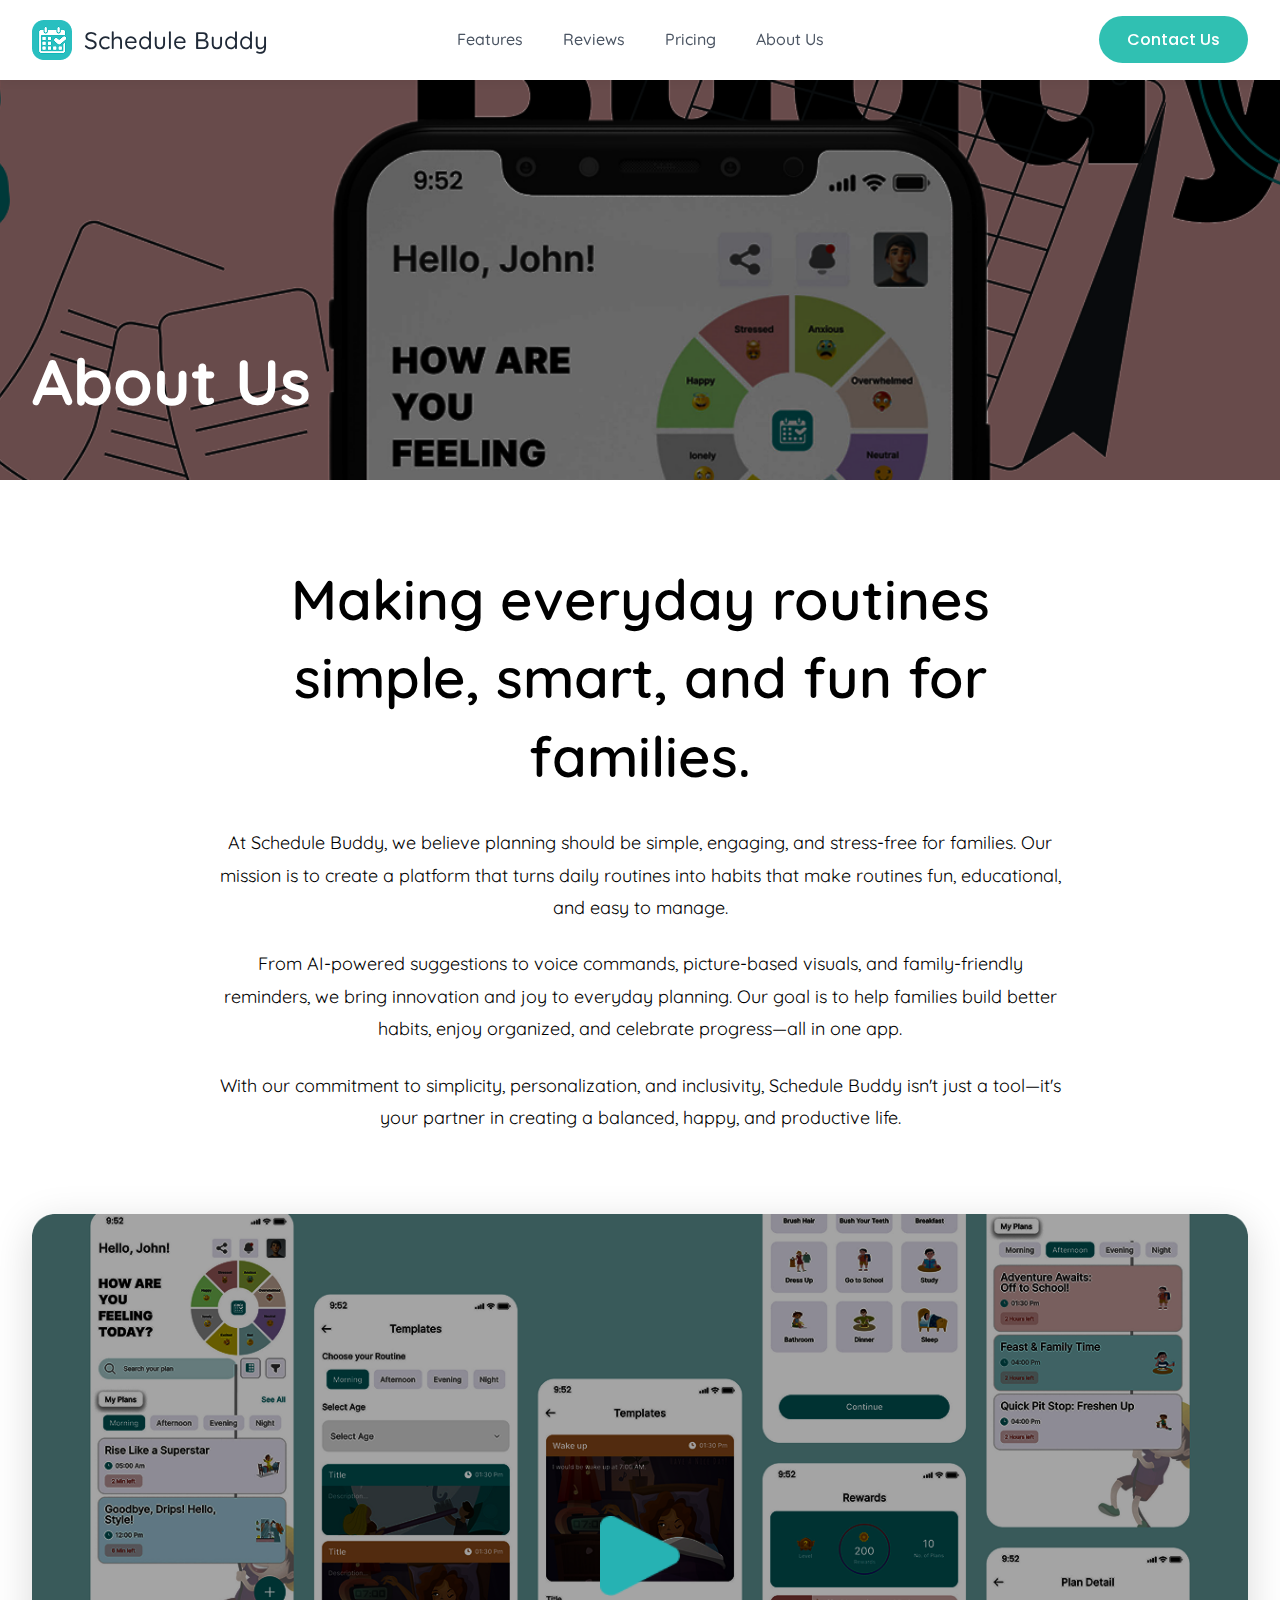
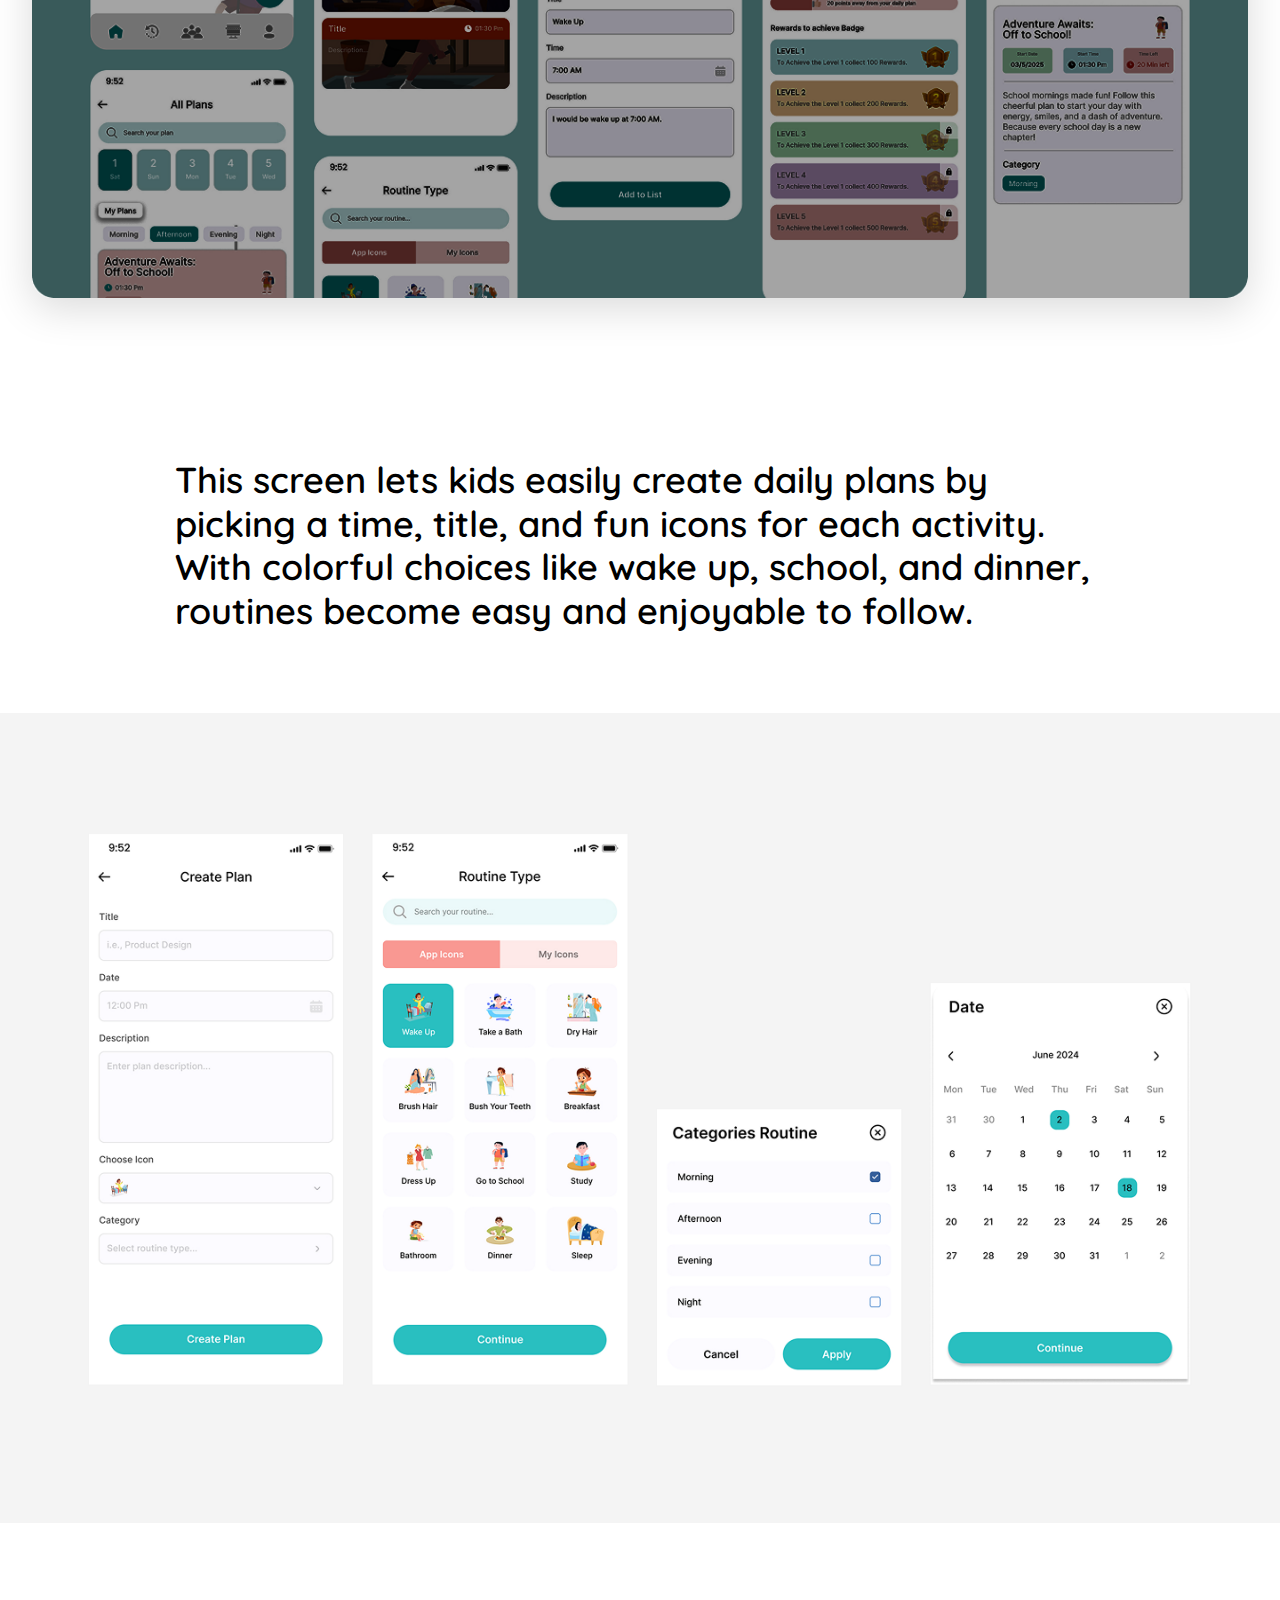
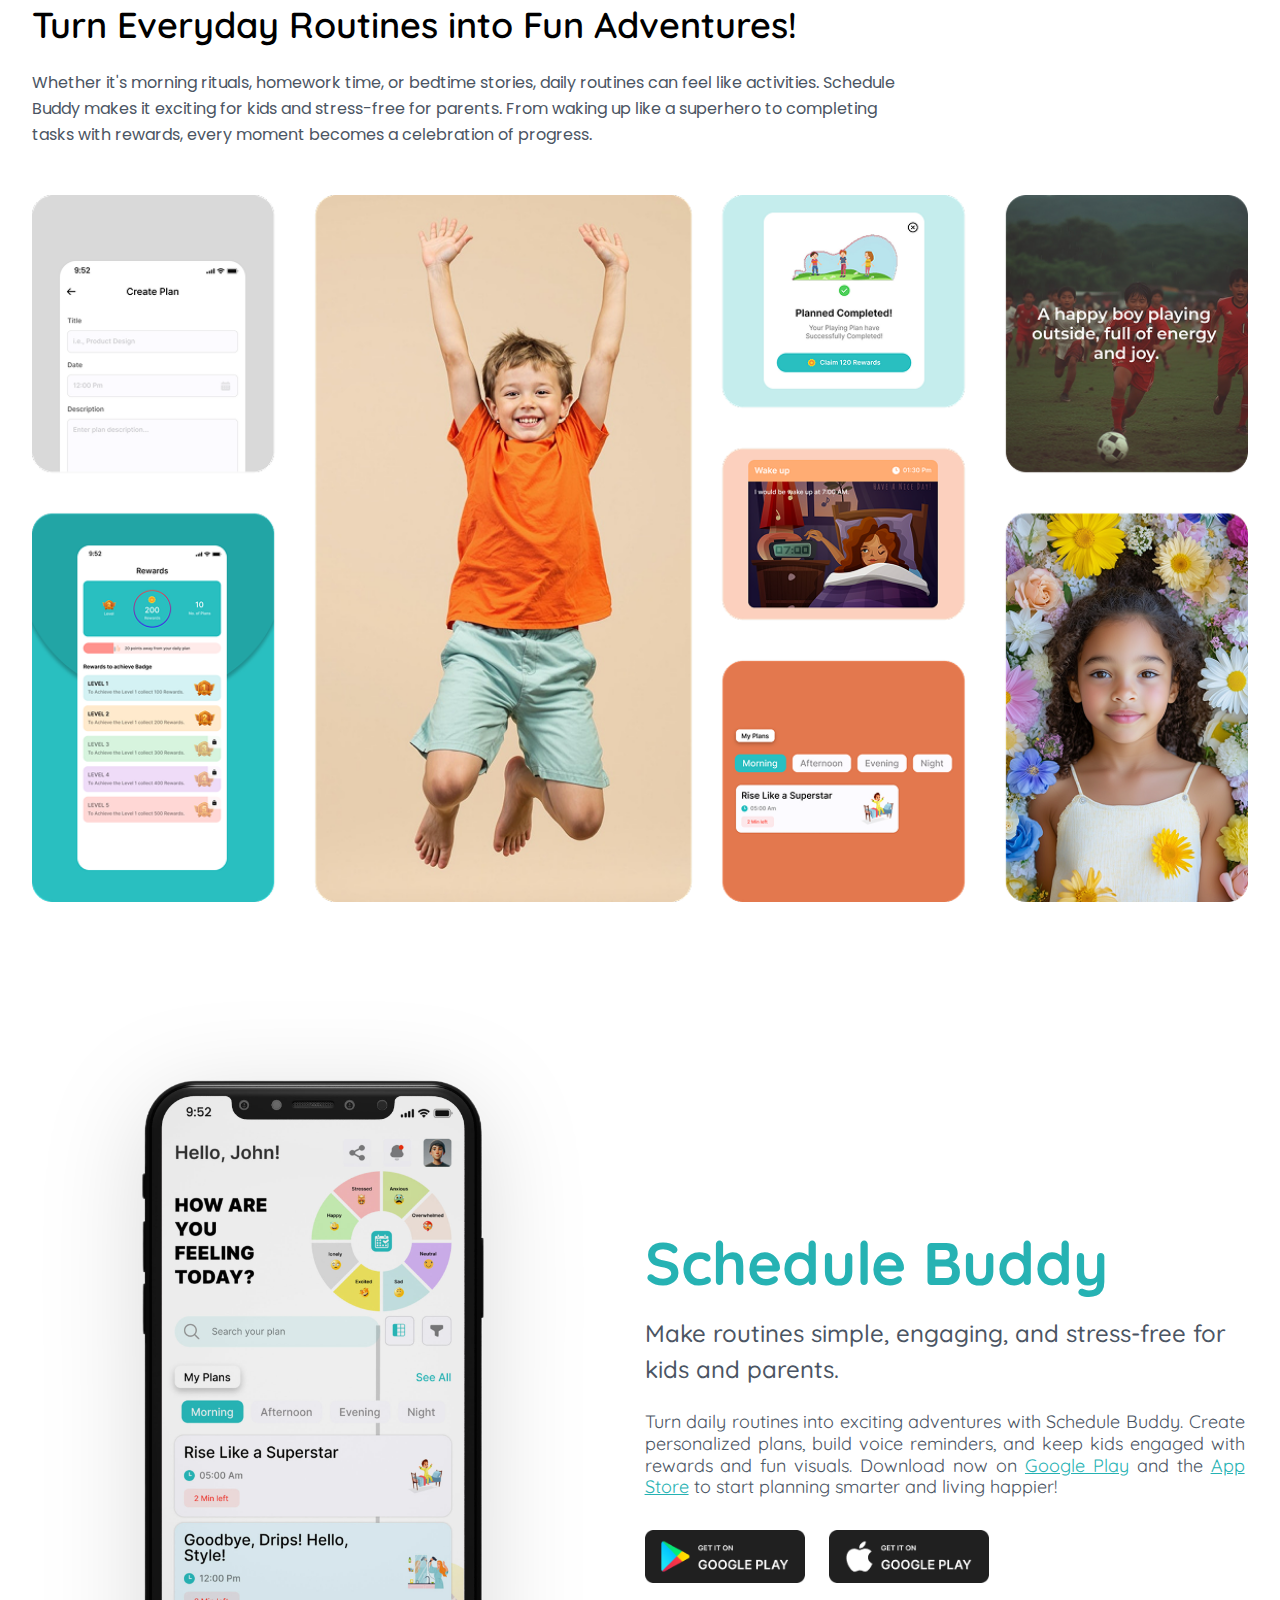
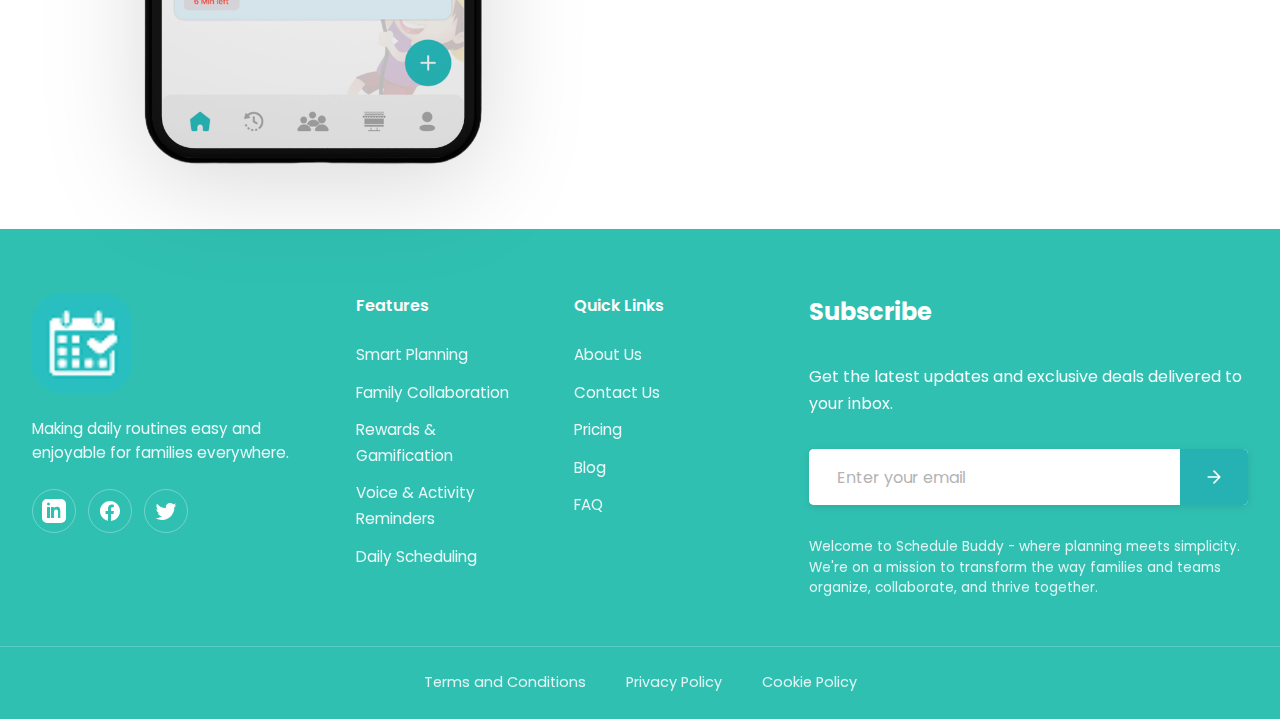
<file: about.html>
<!DOCTYPE html>
<html lang="en">

<head>
    <meta charset="UTF-8">
    <meta name="viewport" content="width=device-width, initial-scale=1.0">
    <title>About Us - Schedule Buddy</title>

    <link rel="preconnect" href="https://fonts.googleapis.com">
    <link rel="preconnect" href="https://fonts.gstatic.com" crossorigin>
    <link href="https://fonts.googleapis.com/css2?family=Poppins:wght@400;500;600;700&display=swap" rel="stylesheet">
    <link href="https://fonts.googleapis.com/css2?family=Quicksand:wght@500&display=swap" rel="stylesheet">

    <link rel="stylesheet" href="style.css">
    <script src="script.js" defer></script>
</head>

<body>

    <header class="site-header">
        <nav class="navbar">
            <a href="index.html" class="logo">
                <img src="images/logo.png" alt="Schedule Buddy Icon">
                <span>Schedule Buddy</span>
            </a>

            <ul class="nav-links">
                <li class="sidebar-logo">
                    <a href="index.html" class="logo">
                        <img src="images/logo.png" alt="Schedule Buddy Icon">
                        <span>Schedule Buddy</span>
                    </a>
                </li>
                <li><a href="#">Features</a></li>
                <li><a href="#">Reviews</a></li>
                <li><a href="#">Pricing</a></li>
                <li><a href="about.html">About Us</a></li>
                <li class="mobile-cta"><a href="#" class="cta-button">Contact Us</a></li>

            </ul>
            <div class="desktop-cta">
                <a href="#" class="cta-button">Contact Us</a>
            </div>

            <button class="hamburger" aria-label="Toggle Menu" aria-expanded="false">
                <span class="bar"></span>
                <span class="bar"></span>
                <span class="bar"></span>
            </button>
        </nav>
    </header>

    <div class="overlay"></div>
    <!-- ================== MAIN CONTENT ================== -->
    <main>
        <!-- ================== ABOUT US HERO SECTION ================== -->
        <section class="about-us-hero">
            <div class="about-us-hero-content">
                <h1>About Us</h1>
            </div>
        </section>

        <!-- ================== ABOUT DESCRIPTION SECTION ================== -->
        <section class="about-description">
            <div class="about-description-container">
                <h2>Making everyday routines simple, smart, and fun for families.</h2>
                <div class="about-description-text">
                    <p>At Schedule Buddy, we believe planning should be simple, engaging, and stress-free for families.
                        Our mission is to create a platform that turns daily routines into habits that make routines
                        fun, educational, and easy to manage.</p>
                    <p>From AI-powered suggestions to voice commands, picture-based visuals, and family-friendly
                        reminders, we bring innovation and joy to everyday planning. Our goal is to help families build
                        better habits, enjoy organized, and celebrate progress—all in one app.</p>
                    <p>With our commitment to simplicity, personalization, and inclusivity, Schedule Buddy isn't just a
                        tool—it's your partner in creating a balanced, happy, and productive life.</p>
                </div>
            </div>
        </section>

        <!-- ================== ABOUT PREVIEW SECTION ================== -->
        <section class="about-preview">
            <div class="about-preview-container">
                <div class="about-preview-image">
                    <img src="images/Placeholder Image.png" alt="Schedule Buddy App Preview">
                    <div class="about-preview-play">
                        <img src="images/Polygon 1.png" alt="Play">
                    </div>
                </div>
            </div>
        </section>

        <!-- ================== ABOUT FEATURE TEXT SECTION ================== -->
        <section class="about-feature-text">
            <div class="about-feature-text-container">
                <p>This screen lets kids easily create daily plans by picking a time, title, and fun icons for each
                    activity. With colorful choices like wake up, school, and dinner, routines become easy and enjoyable
                    to follow.</p>
            </div>
        </section>

        <!-- ================== ABOUT APP SHOWCASE SECTION ================== -->
        <section class="about-app-showcase">
            <div class="about-app-showcase-container">
                <img src="images/Group 1000013275 1.png" alt="Schedule Buddy App Showcase">
            </div>
        </section>

        <!-- ================== ABOUT FUN ADVENTURES SECTION ================== -->
        <section class="about-fun-adventures">
            <div class="about-fun-adventures-container">
                <h2>Turn Everyday Routines into Fun Adventures!</h2>
                <p>Whether it's morning rituals, homework time, or bedtime stories, daily routines can feel like
                    activities. Schedule Buddy makes it exciting for kids and stress-free for parents. From waking up
                    like a superhero to completing tasks with rewards, every moment becomes a celebration of progress.
                </p>
                <div class="about-fun-adventures-image">
                    <img src="images/Group 1000013273 1.png" alt="Fun Adventures with Schedule Buddy">
                </div>
            </div>
        </section>

        <!-- ================== APP CTA SECTION ================== -->
        <section class="app-cta-section">
            <div class="app-cta-container">
                <!-- Left Side: Mobile Image -->
                <div class="app-cta-left">
                    <img src="images/leftsidebigimage.png" alt="Schedule Buddy App" class="app-image">
                </div>

                <!-- Right Side: Content -->
                <div class="app-cta-right">
                    <div class="app-cta-content">
                        <h2>Schedule Buddy</h2>
                        <p class="app-tagline">Make routines simple, engaging, and stress-free for kids and parents.</p>

                        <p class="app-description">
                            Turn daily routines into exciting adventures with Schedule Buddy. Create personalized plans,
                            build voice reminders, and keep kids engaged with rewards and fun visuals. Download now on
                            <a href="#google-play" class="inline-store-link">Google Play</a> and the <a
                                href="#apple-store" class="inline-store-link">App Store</a> to start planning smarter
                            and living happier!
                        </p>

                        <div class="app-store-buttons">
                            <a href="#google-play" class="store-button google-play">
                                <img src="images/playstore.png" alt="Get it on Google Play">
                            </a>
                            <a href="#apple-store" class="store-button app-store">
                                <img src="images/applestore.png" alt="Get it on the App Store">
                            </a>
                        </div>
                    </div>
                </div>
            </div>
        </section>


        <!-- ================== FOOTER SECTION ================== -->
        <footer class="footer">
            <div class="footer-container">
                <!-- Left Section: Logo & Social Icons -->
                <div class="footer-left">
                    <div class="footer-logo">
                        <img src="images/logo.png" alt="Schedule Buddy">
                    </div>
                    <p class="footer-description">Making daily routines easy and enjoyable for families everywhere.</p>
                    <div class="footer-social">
                        <a href="#linkedin" aria-label="LinkedIn">
                            <svg viewBox="0 0 24 24" fill="currentColor" xmlns="http://www.w3.org/2000/svg">
                                <path
                                    d="M19 0H5a5 5 0 0 0-5 5v14a5 5 0 0 0 5 5h14a5 5 0 0 0 5-5V5a5 5 0 0 0-5-5zM8 19H5V8h3v11zM6.5 6.5A1.5 1.5 0 1 1 8 5a1.5 1.5 0 0 1-1.5 1.5zM19 19h-3v-5.5c0-1.33-.03-3.04-1.85-3.04-1.85 0-2.13 1.44-2.13 2.94V19H9V8h2.88v1.32h.04c.4-.76 1.37-1.55 2.82-1.55 3.03 0 3.59 1.99 3.59 4.57V19z">
                                </path>
                            </svg>
                        </a>
                        <a href="#facebook" aria-label="Facebook">
                            <svg viewBox="0 0 24 24" fill="currentColor" xmlns="http://www.w3.org/2000/svg">
                                <path
                                    d="M22 12c0-5.52-4.48-10-10-10S2 6.48 2 12c0 4.84 3.44 8.87 8 9.8V15H7.5V12H10V9.5C10 7.02 11.52 5.5 13.84 5.5c.67 0 1.33.1 1.98.19v2.65h-1.3c-1.21 0-1.52.72-1.52 1.49V12h2.96l-.48 3H13v6.95c5.05-.5 9-4.76 9-9.95z">
                                </path>
                            </svg>
                        </a>
                        <a href="#twitter" aria-label="Twitter">
                            <svg viewBox="0 0 24 24" fill="currentColor" xmlns="http://www.w3.org/2000/svg">
                                <path
                                    d="M22.46 6c-.77.34-1.6.57-2.46.67.88-.53 1.56-1.37 1.88-2.38-.83.49-1.75.85-2.72 1.04C18.37 4.5 17.26 4 16 4c-2.35 0-4.27 1.92-4.27 4.27 0 .34.04.67.11.98-3.56-.18-6.72-1.89-8.84-4.48-.37.63-.58 1.37-.58 2.15 0 1.48.75 2.79 1.9 3.55-.7-.02-1.36-.21-1.94-.53v.05c0 2.07 1.47 3.8 3.42 4.19-.36.1-.74.15-1.12.15-.27 0-.54-.03-.79-.08.54 1.7 2.12 2.93 4 2.97-1.46 1.14-3.3 1.82-5.3 1.82-.34 0-.68-.02-1.01-.06 1.89 1.21 4.13 1.92 6.56 1.92 7.88 0 12.19-6.53 12.19-12.19 0-.19 0-.37-.01-.56.84-.6 1.56-1.36 2.14-2.22z">
                                </path>
                            </svg>
                        </a>
                    </div>
                </div>

                <!-- Middle Sections: Links -->
                <div class="footer-middle">
                    <!-- Features Column -->
                    <div class="footer-column">
                        <h3 class="footer-column-title">Features</h3>
                        <ul class="footer-links">
                            <li><a href="index.html#smart-planning">Smart Planning</a></li>
                            <li><a href="index.html#family-collaboration">Family Collaboration</a></li>
                            <li><a href="index.html#rewards">Rewards & Gamification</a></li>
                            <li><a href="index.html#reminders">Voice & Activity Reminders</a></li>
                            <li><a href="index.html#scheduling">Daily Scheduling</a></li>
                        </ul>
                    </div>

                    <!-- Quick Links Column -->
                    <div class="footer-column">
                        <h3 class="footer-column-title">Quick Links</h3>
                        <ul class="footer-links">
                            <li><a href="about.html">About Us</a></li>
                            <li><a href="contact.html">Contact Us</a></li>
                            <li><a href="index.html#pricing">Pricing</a></li>
                            <li><a href="#blog">Blog</a></li>
                            <li><a href="#faq">FAQ</a></li>
                        </ul>
                    </div>
                </div>

                <!-- Right Section: Newsletter -->
                <div class="footer-right">
                    <h3 class="footer-column-title">Subscribe</h3>
                    <p class="footer-newsletter-text">Get the latest updates and exclusive deals delivered to your
                        inbox.</p>
                    <form class="footer-newsletter-form">
                        <input type="email" placeholder="Enter your email" required class="newsletter-input">
                        <button type="submit" class="newsletter-button">
                            <svg width="16" height="16" viewBox="0 0 24 24" fill="none"
                                xmlns="http://www.w3.org/2000/svg">
                                <path d="M5 12h14M12 5l7 7-7 7" stroke="currentColor" stroke-width="2"
                                    stroke-linecap="round" stroke-linejoin="round" />
                            </svg>
                        </button>
                    </form>
                    <p class="footer-newsletter-help">Welcome to Schedule Buddy - where planning meets simplicity. We're
                        on a mission to transform the way families and teams organize, collaborate, and thrive together.
                    </p>
                </div>
            </div>

            <!-- Bottom Section: Copyright & Policies -->
            <div class="footer-bottom">
                <div class="footer-bottom-container">
                    <div class="footer-policies">
                        <a href="#terms">Terms and Conditions</a>
                        <a href="#privacy">Privacy Policy</a>
                        <a href="#cookies">Cookie Policy</a>
                    </div>
                </div>
            </div>
        </footer>

    </main>
</body>

</html>
</file>
<file: style.css>
/* --- Global Resets & Variables --- */
:root {
    --primary-color: #30C0B2;
    /* Exact teal from image */
    --dark-text: #333333;
    --light-text: #FFFFFF;
    --body-font: 'Poppins', sans-serif;
    --nav-height: 80px;
}

* {
    margin: 0;
    padding: 0;
    box-sizing: border-box;
}

body {
    font-family: var(--body-font);
    color: var(--dark-text);
    line-height: 1.6;
    display: flex;
    flex-direction: column;
    min-height: 100vh;
}

main {
    flex: 1;
}

ul {
    list-style: none;
}

a {
    text-decoration: none;
    color: inherit;
}

.site-header {
    position: sticky;
    top: 0;
    width: 100%;
    background-color: var(--light-text);
    /* Adds a subtle shadow for depth */
    box-shadow: 0 2px 10px rgba(0, 0, 0, 0.05);
    z-index: 1000;
}

.navbar {
    height: var(--nav-height);
    max-width: 1280px;
    margin: 0 auto;
    padding: 0 2rem;
    display: grid;
    grid-template-columns: 1fr auto 1fr;
    align-items: center;
}

.logo {
    grid-column: 1;
    justify-self: start;
    display: flex;
    align-items: center;
    gap: 0.75rem;
    /* 12px */
    font-size: 1.5rem;
    /* 24px */
}

.logo span {
    color: #1F2937;
    font-family: 'Quicksand', sans-serif;
    font-weight: 500;
}

.logo img {
    height: 40px;
    width: 40px;
}


.nav-links {
    grid-column: 2;
    justify-self: center;
    display: flex;
    align-items: center;
    gap: 2.5rem;
}

.nav-links li a {
    font-family: 'Quicksand', sans-serif;
    font-weight: 500;
    font-size: 16px;
    color: #4B5563;
    transition: color 0.3s ease;
}

.nav-links li a:hover {
    color: var(--primary-color);
}

.cta-button {
    background-color: var(--primary-color);
    color: var(--light-text);
    padding: 0.75rem 1.75rem;
    border-radius: 50px;
    font-weight: 500;
    transition: background-color 0.3s ease, transform 0.3s ease;
}

.cta-button:hover {
    background-color: #2aa79b;
    /* Slightly darker teal for hover */
    color: var(--light-text);
    transform: translateY(-2px);
}

.nav-links .cta-button {
    color: var(--light-text);
}

.desktop-cta {
    grid-column: 3;
    justify-self: end;
}

.mobile-cta {
    display: none;
}

.hamburger {
    display: none;
    background: transparent;
    border: none;
    cursor: pointer;
    z-index: 1001;
}

.hamburger .bar {
    display: block;
    width: 25px;
    height: 3px;
    margin: 5px auto;
    background-color: var(--dark-text);
    transition: all 0.3s ease-in-out;
}

.sidebar-logo {
    display: none;
}

.overlay {
    position: fixed;
    top: 0;
    left: 0;
    width: 100%;
    height: 100%;
    background-color: rgba(0, 0, 0, 0.5);
    opacity: 0;
    visibility: hidden;
    transition: opacity 0.5s ease, visibility 0.5s ease;
    z-index: 999;
}

.overlay.active {
    opacity: 1;
    visibility: visible;
}

@media (max-width: 1024px) {
    .navbar {
        display: flex;
        justify-content: space-between;
        padding: 0 1.5rem;
    }

    .nav-links {
        position: fixed;
        top: 0;
        left: -100%;
        width: 75%;
        max-width: 300px;
        height: 100vh;
        background-color: var(--light-text);
        flex-direction: column;
        align-items: center;
        justify-content: flex-start;
        padding-top: 2rem;
        gap: 2rem;
        box-shadow: 2px 0 10px rgba(0, 0, 0, 0.1);
        transition: left 0.5s ease-in-out;
        z-index: 1000;
    }

    .nav-links.active {
        left: 0;
    }

    .nav-links .sidebar-logo {
        display: block;
        padding-bottom: 1rem;
        margin-bottom: 1rem;
        border-bottom: 1px solid #eee;
    }

    .nav-links .sidebar-logo .logo {
        justify-content: center;
    }

    .nav-links li a {
        font-size: 1.25rem;
    }

    .cta-button {
        background-color: var(--primary-color);
        color: var(--light-text);
        width: 80%;
        text-align: center;
    }

    .cta-button:hover {
        transform: none;
    }

    .hamburger {
        display: block;
    }

    .hamburger.active .bar:nth-child(1) {
        transform: translateY(8px) rotate(45deg);
    }

    .hamburger.active .bar:nth-child(2) {
        opacity: 0;
    }

    .hamburger.active .bar:nth-child(3) {
        transform: translateY(-8px) rotate(-45deg);
    }

    .desktop-cta {
        display: none;
    }

    .mobile-cta {
        display: block;
    }
}

/* Hero section css satrt here  */
/* ================== HERO SECTION ================== */
.hero {
    width: 100%;
    padding: 4rem 0;
    /* Subtle radial gradient from the left, fading to white */
    background: radial-gradient(circle at 0% 50%, rgba(210, 250, 245, 0.6), #FFFFFF 35%);
    overflow: hidden;
    /* Contains the absolutely positioned elements */
}

.hero-container {
    width: 100%;
    max-width: none;
    margin: 0 auto;
    padding: 0 2rem;
    display: grid;
    grid-template-columns: 1fr 1fr;
    align-items: center;
    gap: 2rem;
}

/* --- Hero Content (Left) --- */
.hero-content h1 {
    font-size: 3.75rem;
    font-weight: 700;
    line-height: 1.2;
    margin-bottom: 1rem;
    margin-top: -60px;
    color: #26B2B3;
    font-family: 'Quicksand', sans-serif;
}

.hero-content h1 .highlight {
    color: #111827;
    display: block;
    font-family: 'Quicksand', sans-serif;
}

.hero-content h2 {
    font-size: 1.5rem;
    font-weight: 500;
    color: #111827;
    margin-bottom: 1.5rem;
    font-family: 'Quicksand', sans-serif;
}

.hero-content p {
    font-size: 1.1rem;
    color: #555;
    max-width: 600px;
    margin-bottom: 2rem;
    color: #4B5563;
    font-family: 'Quicksand', sans-serif;
}

.hero-cta {
    /* display: inline-flex; */
    align-items: center;
    justify-content: center;
    gap: 0.5rem;
    padding: 1rem 2rem;
    font-size: 1.1rem;
    font-weight: 600;
}

.store-buttons {
    display: flex;
    gap: 1rem;
    margin-top: 1.5rem;
}

.store-buttons a img {
    height: 50px;
    width: auto;
    transition: transform 0.3s ease, box-shadow 0.3s ease;
    border-radius: 8px;
    margin-top: 2rem;
}

.store-buttons a:hover img {
    transform: translateY(-3px);
    box-shadow: 0 6px 12px rgba(0, 0, 0, 0.1);
}

.hero-image-area {
    position: relative;
    min-height: 600px;
    display: flex;
    align-items: center;
    justify-content: center;
}

.hero-img {
    position: absolute;
    transition: all 0.3s ease;
}

.hero-circle-bar {
    width: 220px;
    top: -50px;
    right: -66px;
    z-index: 1;
}

.hero-circle-bar {
    height: 400px;

}

.hero-bg-shape {
    width: 356px;
    top: 19%;
    transform: translate(-50%, -50%);
    z-index: 2;
}

.hero-main-mobile {
    width: 370px;
    top: 66%;
    left: 55%;
    transform: translate(-50%, -50%);
    z-index: 3;
    filter: drop-shadow(0 10px 25px rgba(0, 0, 0, 0.15));
}

.hero-popup-card {
    width: 250px;
    top: -50px;
    left: -110px;
    z-index: 0;
    filter: drop-shadow(0 8px 20px rgba(0, 0, 0, 0.1));
}

/* ================== HERO RESPONSIVE ================== */

/* --- Large Laptops (1920px and above) --- */
@media (min-width: 1920px) {
    .hero-container {
        padding: 0 6rem;
        gap: 4rem;
    }

    .hero-content h1 {
        font-size: 4.5rem;
    }

    .hero-image-area {
        min-height: 700px;
    }

    .hero-circle-bar {
        width: 280px;
        height: 480px;
        right: -80px;
        top: -80px;
    }

    .hero-bg-shape {
        width: 420px;
    }

    .hero-main-mobile {
        width: 420px;
    }

    .hero-popup-card {
        width: 300px;
        left: -150px;
        top: -80px;
    }
}

/* --- Tablet & Mobile --- */
@media (max-width: 992px) {
    .hero-container {
        grid-template-columns: 1fr;
        /* Stack columns */
        text-align: center;
    }

    .hero-content h1 {
        font-size: 2.75rem;

    }

    .hero-content {
        order: 2;
        margin-top: 13rem;
    }

    .hero-image-area {
        order: 1;
        /* Image above content */
        min-height: 450px;
        /* Reduce height for mobile */
    }

    .hero-content p {
        margin-left: auto;
        margin-right: auto;
    }

    .store-buttons {
        justify-content: center;
    }

    .hero-main-mobile {
        width: 338px;
        left: 62%;
        top: 71%;
    }

    .hero-bg-shape {
        width: 275px;
    }

    .hero-circle-bar {
        width: 200px;
        right: -30px;
    }

    .hero-popup-card {
        width: 200px;
        left: 0;
    }
}


/* --- Mobile --- */
@media (max-width: 767px) {

    /* --- Hero Section (Mobile) --- */
    .hero {
        padding: 2rem 0;
        background: radial-gradient(circle at 50% 0%, rgba(210, 250, 245, 0.6), #FFFFFF 50%);
    }

    .hero-container {
        padding: 0 1.5rem;
    }

    .hero-content h1 {
        font-size: 2.5rem;

    }

    .hero-content h2 {
        font-size: 1.25rem;
        /* 20px */
    }

    .hero-content p {
        font-size: 1rem;
    }

    .hero-image-area {
        min-height: 350px;
        /* We scale the whole container down to keep proportions */
        transform: scale(0.8);
    }

    .hero-circle-bar,
    .hero-bg-shape {
        display: none;
    }

    /* Reposition the remaining elements */
    .hero-main-mobile {
        position: relative;
        /* Make it part of the flow */
        transform: none;
        top: 0;
        left: 0;
        width: 80%;
        /* 80% of the container */
        max-width: 280px;
        margin-top: 1rem;
    }

    .hero-popup-card {
        position: absolute;
        width: 180px;
        top: 0;
        /* Position relative to the container */
        left: 50%;
        transform: translateX(10%);
    }

    .store-buttons {
        flex-direction: row;
        align-items: center;
        gap: 0.75rem;
    }

    .hero-content {
        order: 2;
        margin-top: 3rem;
    }

    .store-buttons a img {
        height: 45px;
    }
}

/* Hero section css ends here  */
/* Schedule Buddy css start here  */
.download-section {
    background-color: #26B2B3;
    color: #FFFFFF;
    padding: 3rem 2rem;
    text-align: center;
    font-family: 'Quicksand', sans-serif;
    margin-top: -1rem;
}

.download-container {
    max-width: 900px;
    margin: 0 auto;
    display: flex;
    flex-direction: column;
    align-items: center;
}

.download-section h1 {
    font-size: 3.75rem;
    font-weight: 700;
    letter-spacing: 1.5px;
    margin-bottom: 1.5rem;
}

.download-section p {
    font-size: 1.25rem;
    font-weight: 400;
    line-height: 1.75;
    max-width: 860px;
    margin: 0 auto 2.5rem;
}

.download-store-buttons {
    display: flex;
    flex-wrap: wrap;
    justify-content: center;
    gap: 1rem;
    margin-bottom: 2.5rem;
}

.download-store-buttons a img {
    height: 50px;
    width: auto;
    transition: transform 0.3s ease, box-shadow 0.3s ease;
    border-radius: 8px;
}

.download-store-buttons a:hover img {
    transform: translateY(-3px);
    box-shadow: 0 4px 15px rgba(0, 0, 0, 0.1);
}

.social-icons {
    display: flex;
    justify-content: center;
    gap: 1.75rem;
}

.social-icons a {
    color: #FFFFFF;
    display: flex;
    align-items: center;
    justify-content: center;
    width: 44px;
    height: 44px;
    border: 1px solid rgba(255, 255, 255, 0.3);
    border-radius: 50%;
    transition: transform 0.3s ease, background-color 0.3s ease;
}

.social-icons a:hover {
    transform: translateY(-3px);
    background-color: rgba(255, 255, 255, 0.1);
}

.social-icons svg {
    width: 24px;
    height: 24px;
    fill: currentColor;
}

@media (max-width: 768px) {
    .download-section {
        padding: 4rem 1.5rem;
    }

    .download-section h1 {
        font-size: 2rem;
    }

    .download-section p {
        font-size: .9rem;
        line-height: 1.65;
        margin-bottom: 2rem;
    }

    .download-store-buttons {
        margin-bottom: 2rem;
    }
}

@media (max-width: 480px) {
    .download-section {
        padding: 3rem 1rem;
    }

    .download-section h1 {
        font-size: 1.75rem;
    }

    .download-section p {
        font-size: 0.9rem;
    }

    .download-store-buttons a img {
        height: 45px;
    }

    .social-icons {
        gap: 1.25rem;
    }

    .social-icons svg {
        width: 22px;
        height: 22px;
    }
}

/* Schedule buddy css ends here  */
/* powerfull cs start from here  */
.features-header {
    background-color: #FFFFFF;
    padding: 6rem 3rem;
    text-align: center;
    font-family: 'Quicksand', sans-serif;
}

.features-header-container {
    max-width: 800px;
    margin: 0 auto;
}

.features-header h2 {
    font-size: 3rem;
    font-weight: 700;
    color: #111827;
    margin-bottom: 1rem;
    line-height: 1.3;
    font-family: 'Quicksand', sans-serif;
}

.features-header p {
    font-size: 2rem;
    font-weight: 400;
    color: #4B5563;
    line-height: 1.6;
    max-width: 622px;
    margin: 0 auto;
    font-family: 'Quicksand', sans-serif;
}

@media (max-width: 992px) {
    .features-header h2 {
        font-size: 2.6rem;
    }

    .features-header p {
        font-size: 2rem;
    }
}

@media (max-width: 768px) {
    .features-header {
        padding: 4rem 1.5rem 2rem;
    }

    .features-header h2 {
        font-size: 2rem;
    }

    .features-header p {
        font-size: 1.8rem;
    }
}


@media (max-width: 480px) {
    .features-header {
        padding: 3rem 1rem 1.5rem;
    }

    .features-header h2 {
        font-size: 1.75rem;
    }
}

/* powerfull cs ends from here  */
/* Learning & Growth Integration Section */
.learning-growth {
    background-color: #FCF8D6;
    padding: 1.5rem 2rem;
    overflow: hidden;
    margin-left: 70px;
    margin-right: 70px;
}

.learning-growth-container {
    max-width: 100%;
    margin: 0 auto;
    display: grid;
    grid-template-columns: 1fr 1fr;
    align-items: center;
    gap: 2rem;
    padding: 0 30px;
}

.learning-image-left {
    display: flex;
    justify-content: center;
    align-items: center;
    /* overflow: hidden; */
    max-width: 250px;
    margin: 0 auto;
    margin-bottom: -150px;
}


.learning-image-left img {
    width: 350px;
    height: 100%;
    object-fit: cover;
    filter: drop-shadow(0 10px 25px rgba(0, 0, 0, 0.1));
    -webkit-filter: drop-shadow(0 10px 25px rgba(0, 0, 0, 0.1));
}

.learning-content-right {
    padding-right: 1rem;
}

.learning-icon {
    margin-bottom: 0.75rem;
    display: flex;
    align-items: center;
    background-color: #A855F71A;
    width: fit-content;
    padding: 0.75rem;
    border-radius: 8px;
}

.learning-icon img {
    width: 40px;
    height: 40px;
}

.learning-content-right h2 {
    font-size: 32px;
    font-weight: 700;
    color: #111827;
    margin-bottom: 0.75rem;
    line-height: 1.3;
    font-family: 'Quicksand';
}

.learning-content-right p {
    font-size: 16px;
    font-weight: 400;
    color: #4B5563;
    line-height: 1.5;
    max-width: 500px;
    font-family: 'Quicksand';
}

/* ================== LEARNING & GROWTH RESPONSIVE ================== */

/* Tablet (768px to 1024px) */
@media (max-width: 1024px) and (min-width: 768px) {
    .learning-growth-container {
        grid-template-columns: 1fr 1fr;
        gap: 1rem;
        padding: 0 20px;
    }

    .learning-content-right h2 {
        font-size: 1.5rem;
    }

    .learning-content-right p {
        font-size: 0.85rem;
    }

    .learning-content-right {
        padding-right: 0.5rem;
    }

    .learning-image-left {
        /* overflow: hidden; */
        /* max-width: 200px; */
        margin: 0 auto;
    }

    .learning-image-left img {
        width: 400px;
        height: 350px;
        object-fit: cover;
    }

    .learning-image-right {
        /* overflow: hidden; */
        /* max-width: 200px; */
        margin: 0 auto;
    }

    .learning-image-right img {
        width: 400px;
        height: 350px;
        object-fit: cover;
    }
}

/* Mobile (767px and below) */
@media (max-width: 767px) {
    .learning-growth {
        padding: 1.5rem 1rem;
        background-color: #FCF8D6;
        /* padding: 1.5rem 2rem; */
        overflow: hidden;
        margin-left: 0px;
        margin-right: 0px;
    }

    .learning-growth-container {
        grid-template-columns: 1fr;
        gap: 1.5rem;
        padding: 0 1rem;
    }

    .learning-image-left {
        order: 1;
        /* overflow: hidden; */
        max-width: 255px;
        margin: 0 auto;
    }

    .learning-content-right {
        order: 2;
        padding-right: 0;
        text-align: center;
    }

    .learning-icon {
        justify-content: center;
        margin-bottom: 0.5rem;
        background-color: #A855F71A;
        width: fit-content;
        padding: 0.75rem;
        border-radius: 8px;
        margin-left: auto;
        margin-right: auto;
    }

    .learning-content-right h2 {
        font-size: 1.5rem;
        margin-bottom: 0.5rem;
    }

    .learning-content-right p {
        font-size: 0.85rem;
        margin: 0 auto;
        line-height: 1.4;
    }

    .learning-image-left img {
        width: 400px;
        height: 350px;
        object-fit: cover;
    }

    .learning-image-right {
        order: 1;
        /* overflow: hidden; */
        max-width: 255px;
        margin: 0 auto;
    }

    .learning-image-right img {
        width: 400px;
        height: 350px;
        object-fit: cover;
    }

    .learning-content-left {
        order: 2;
        padding-left: 0;
        text-align: center;
    }
}

/* Mobile (480px and below) */
@media (max-width: 480px) {
    .learning-growth {
        padding: 1.5rem 1rem;
        background-color: #FCF8D6;
        /* padding: 1.5rem 2rem; */

        margin-left: 0px;
        margin-right: 0px;
    }

    .learning-growth-container {
        padding: 0 0.75rem;
        gap: 1rem;
    }

    .learning-content-right h2 {
        font-size: 1.4rem;
        margin-bottom: 0.5rem;
    }

    .learning-content-right p {
        font-size: 0.8rem;
        line-height: 1.4;
    }

    .learning-icon {
        background-color: #A855F71A;
        width: fit-content;
        padding: 0.6rem;
        border-radius: 8px;
        margin-left: auto;
        margin-right: auto;
        display: flex;
        align-items: center;
    }

    .learning-icon img {
        width: 35px;
        height: 35px;
    }

    .learning-image-left img {
        max-width: 100%;
    }
}

/* Large Laptop (1920px and above) */
@media (min-width: 1920px) {
    .learning-growth {
        padding: 2.5rem 2rem;
    }

    .learning-growth-container {
        padding: 0 60px;
        gap: 3rem;
    }

    .learning-content-right h2 {
        font-size: 2.5rem;
    }

    .learning-content-right p {
        font-size: 1.1rem;
    }
}

/* ================== LEARNING & GROWTH ALTERNATIVE SECTION ================== */
.learning-growth-alt {
    background-color: #D9FFFF;
    margin-top: 50px;
}

.learning-growth-container-alt {
    grid-template-columns: 1fr 1fr;
    flex-direction: row-reverse;
}

.learning-content-left {
    padding-left: 1rem;
}

.learning-image-right {
    display: flex;
    justify-content: center;
    align-items: center;
    /* overflow: hidden; */
    max-width: 250px;
    margin: 0 auto;
    margin-bottom: -150px;
}


.learning-image-right img {
    width: 350px;
    height: 100%;
    object-fit: cover;
    filter: drop-shadow(0 10px 25px rgba(0, 0, 0, 0.1));
    -webkit-filter: drop-shadow(0 10px 25px rgba(0, 0, 0, 0.1));
}

.learning-content-left h2 {
    font-size: 32px;
    font-weight: 700;
    color: #111827;
    margin-bottom: 0.75rem;
    line-height: 1.3;
    font-family: 'quicksand';
}

.learning-content-left p {
    font-size: 16px;
    font-weight: 400;
    color: #4B5563;
    line-height: 1.5;
    max-width: 500px;
    font-family: 'quicksand';
}

/* ================== LEARNING & GROWTH ALT RESPONSIVE ================== */

/* Tablet (768px to 1024px) */
@media (max-width: 1024px) and (min-width: 768px) {
    .learning-growth-container-alt {
        grid-template-columns: 1fr 1fr;
        gap: 1rem;
        padding: 0 20px;
    }

    .learning-content-left h2 {
        font-size: 1.5rem;
    }

    .learning-content-left p {
        font-size: 0.85rem;
    }

    .learning-content-left {
        padding-left: 0.5rem;
    }

    .learning-image-right {
        /* overflow: hidden; */
        max-width: 255px;
        margin: 0 auto;
    }

    .learning-image-right img {
        width: 500px;
        height: 400px;
        object-fit: cover;
    }
}

/* Mobile (767px and below) */
@media (max-width: 767px) {
    .learning-growth-container-alt {
        grid-template-columns: 1fr;
        gap: 1.5rem;
    }

    .learning-image-right {
        order: 1;
        /* overflow: hidden; */
        max-width: 255px;
        margin: 0 auto;
    }

    .learning-image-right img {
        width: 500px;
        height: 400px;
        object-fit: cover;
    }

    .learning-content-left {
        order: 2;
        padding-left: 0;
        text-align: center;
    }

    .learning-content-left h2 {
        font-size: 1.5rem;
        margin-bottom: 0.5rem;
    }

    .learning-content-left p {
        font-size: 0.85rem;
        margin: 0 auto;
        line-height: 1.4;
    }

    .learning-image-right img {
        max-width: 70%;
    }
}

/* Mobile (480px and below) */
@media (max-width: 480px) {
    .learning-growth-container-alt {
        padding: 0 0.75rem;
        gap: 1rem;
    }

    .learning-content-left h2 {
        font-size: 1.4rem;
        margin-bottom: 0.5rem;
    }

    .learning-content-left p {
        font-size: 0.8rem;
        line-height: 1.4;
    }

    .learning-image-right img {
        max-width: 100%;
    }
}

/* Large Laptop (1920px and above) */
@media (min-width: 1920px) {
    .learning-growth-container-alt {
        gap: 3rem;
    }

    .learning-content-left h2 {
        font-size: 2.5rem;
    }

    .learning-content-left p {
        font-size: 1.1rem;
    }
}

/* ================== COMMUNITY & STORYTELLING SECTION ================== */
.community-storytelling {
    background: linear-gradient(90deg, #CDFFFF 0%, #FAF5FF 50%, #FDEEEF 100%);
    padding: 3rem 2rem;
    overflow: hidden;
    margin-top: 80px;
}

.center-image-container {
    max-width: 800px;
    margin: 2rem auto 0;
    margin-top: 60px;
    border-radius: 25px;
    overflow: hidden;
    box-shadow: 0px 25px 50px 0px rgba(0, 0, 0, 0.25);
}

.center-image-container img {
    width: 100%;
    height: auto;
    display: block;
}

.community-header {
    text-align: center;
    margin-bottom: 3rem;
}

.community-header h2 {
    font-size: 36px;
    font-weight: 700;
    color: #111827;
    margin-bottom: 0.5rem;
    font-family: 'quicksand';
}

.community-header p {
    font-size: 20px;
    color: #4B5563;
    font-family: 'quicksand';
}

.community-cards {
    display: grid;
    grid-template-columns: repeat(4, 1fr);
    gap: 2rem;
    max-width: 1350px;
    margin: 0 auto;
    padding: 0 20px;
}

.community-card {
    text-align: center;
}

.community-card-icon {
    width: 70px;
    height: 70px;
    border-radius: 50%;
    display: flex;
    justify-content: center;
    align-items: center;
    margin: 0 auto 1rem;
}

.community-card-icon img {
    width: 25px;
    height: 35px;
}

.green-bg {
    background-color: #22C55E;
}

.orange-bg {
    background-color: #F59E0B;
}

.purple-bg {
    background-color: #6366F1;
}

.teal-bg {
    background-color: #26B2B3;
}

.community-card h3 {
    font-size: 20px;
    font-weight: 600;
    color: #111827;
    margin-bottom: 0.5rem;
    font-family: 'quicksand';
}

.community-card p {
    font-size: 16px;
    color: #4B5563;
    line-height: 1.5;
    font-family: 'quicksand';
}

/* ================== COMMUNITY RESPONSIVE ================== */

/* Tablet (768px to 1180px) */
@media (max-width: 1180px) and (min-width: 768px) {
    .community-cards {
        grid-template-columns: repeat(2, 1fr);
        gap: 1.5rem;
        padding: 0 15px;
    }

    .community-header h2 {
        font-size: 1.75rem;
    }
}

/* Mobile (767px and below) */
@media (max-width: 767px) {
    .community-storytelling {
        padding: 2rem 1rem;
    }

    .community-cards {
        grid-template-columns: 1fr;
        gap: 1.5rem;
    }

    .community-header h2 {
        font-size: 1.5rem;
    }

    .community-header p {
        font-size: 0.9rem;
    }
}

/* Mobile (480px and below) */
@media (max-width: 480px) {
    .community-storytelling {
        padding: 1.5rem 0.75rem;
    }

    .community-cards {
        gap: 1rem;
        padding: 0 0.5rem;
    }

    .community-header h2 {
        font-size: 1.3rem;
    }

    .community-card-icon {
        width: 80px;
        height: 80px;
    }

    .community-card-icon img {
        width: 40px;
        height: 40px;
    }

    .community-card h3 {
        font-size: 1rem;
    }

    .community-card p {
        font-size: 0.85rem;
    }

    .center-image-container {
        max-width: 100%;
        border-radius: 15px;
        margin: 1.5rem auto 0;
    }
}

/* ================== CENTER IMAGE SECTION ================== */
.center-image-section {
    padding: 0;
    background-color: transparent;
}

.center-image-container {
    max-width: 800px;
    margin: 0 auto;
    margin-top: 60px;
    border-radius: 25px;
    overflow: hidden;
    box-shadow: 0px 25px 50px 0px rgba(0, 0, 0, 0.25);
}

.center-image-container img {
    width: 100%;
    height: auto;
    display: block;
}

/* ================== CENTER IMAGE RESPONSIVE ================== */

/* Tablet (992px and below) */
@media (max-width: 992px) {
    .center-image-container {
        max-width: 500px;
        border-radius: 20px;
        margin: 1.5rem auto 0;
    }
}

/* Mobile Tablet (768px and below) */
@media (max-width: 768px) {
    .center-image-container {
        max-width: 100%;
        border-radius: 15px;
        margin: 1.5rem auto 0;
    }
}

/* Mobile (480px and below) */
@media (max-width: 480px) {
    .center-image-container {
        border-radius: 12px;
        margin: 1rem auto 0;
        box-shadow: 0px 15px 30px 0px rgba(0, 0, 0, 0.15);
    }
}

/* ================== DAILY PLANS SECTION ================== */
.daily-plans-section {
    background-color: #FFFFFF;
    padding: 3rem 2rem;
}

.daily-plans-container {
    max-width: 1200px;
    margin: 0 auto;
}

.daily-plans-content {
    max-width: 900px;
}

.daily-plans-content p {
    font-size: 36px;
    font-weight: 600;
    font-style: 'semibold';
    color: #000000;
    line-height: 1.8;
    font-family: 'quicksand';
}

/* ================== DAILY PLANS RESPONSIVE ================== */

/* Tablet (992px and below) */
@media (max-width: 992px) {
    .daily-plans-section {
        padding: 2.5rem 1.5rem;
    }

    .daily-plans-content p {
        font-size: 1rem;
    }
}

/* Mobile Tablet (768px and below) */
@media (max-width: 768px) {
    .daily-plans-section {
        padding: 2rem 1rem;
    }

    .daily-plans-content p {
        font-size: 0.95rem;
        line-height: 1.7;
    }
}

/* Mobile (480px and below) */
@media (max-width: 480px) {
    .daily-plans-section {
        padding: 1.5rem 0.75rem;
    }

    .daily-plans-content p {
        font-size: 0.9rem;
        line-height: 1.6;
    }
}

/* ================== MOBILE SHOWCASE SECTION ================== */
.mobile-showcase-section {
    background-color: #F3F4F6;
    padding: 0;
    width: 100%;
    overflow: hidden;
}

.mobile-showcase-section img {
    width: 100%;
    height: auto;
    display: block;
}

/* ================== MOBILE SHOWCASE RESPONSIVE ================== */

/* Tablet (992px and below) */
@media (max-width: 992px) {
    .mobile-showcase-section {
        padding: 0;
    }
}

/* Mobile Tablet (768px and below) */
@media (max-width: 768px) {
    .mobile-showcase-section {
        padding: 0;
    }
}

/* Mobile (480px and below) */
@media (max-width: 480px) {
    .mobile-showcase-section {
        padding: 0;
    }
}

/* ================== ACTION SHOWCASE SECTION ================== */
.action-showcase-section {
    background-color: #FFFFFF;
    padding: 3rem 2rem;
    padding-bottom: 8rem;
}

.action-header {
    text-align: center;
    margin-bottom: 2.5rem;
}

.action-header h2 {
    font-size: 64px;
    font-weight: 600;
    color: #111827;
    margin-bottom: 0.5rem;
    font-family: 'quicksand';
}

.action-header p {
    font-size: 32px;
    color: #4B5563;
    font-weight: 400;
    font-family: 'quicksand';
}

.action-boxes {
    display: grid;
    grid-template-columns: repeat(4, 1fr);
    gap: 1rem;
    max-width: 1200px;
    margin: 0 auto;
    padding: 0 20px;
}

.action-box {
    text-align: center;
    display: flex;
    flex-direction: column;
    align-items: center;
}

.action-box img {
    width: 100%;
    max-width: 500px;
    height: 250px;
    border-radius: 15px;
    margin-bottom: 0.5rem;
    box-shadow: 0px 4px 4px 0px #00000040;
    -webkit-border-radius: 15px;
    -moz-border-radius: 15px;
    -ms-border-radius: 15px;
    -o-border-radius: 15px;
}

.action-box p {
    font-size: 16;
    font-weight: 600;
    color: #111827;
    font-family: 'quicksand';
    line-height: 1.3;
    margin-top: 20px;
}

.action-box-desc {
    font-size: 14px;
    font-weight: 400;
    color: #4B5563;
    margin-top: 0px;

    font-family: 'quicksand';
}

/* ================== ACTION SHOWCASE RESPONSIVE ================== */

/* Tablet (768px to 1024px) */
@media (max-width: 1024px) and (min-width: 768px) {
    .action-showcase-section {
        padding: 2.5rem 1.5rem;
    }

    .action-header h2 {
        font-size: 1.75rem;
    }

    .action-boxes {
        grid-template-columns: repeat(2, 1fr);
        gap: 1.5rem;
        padding: 0 15px;
        max-width: 600px;
    }
}

/* Mobile (767px and below) */
@media (max-width: 767px) {
    .action-showcase-section {
        padding: 2rem 1rem;
    }

    .action-header h2 {
        font-size: 1.5rem;
    }

    .action-header p {
        font-size: 0.9rem;
    }

    .action-boxes {
        grid-template-columns: 1fr;
        gap: 1.5rem;
        max-width: 300px;
        padding: 0 0.5rem;
    }
}

/* Mobile Small (480px and below) */
@media (max-width: 480px) {
    .action-showcase-section {
        padding: 1.5rem 0.75rem;
    }

    .action-header h2 {
        font-size: 1.3rem;
    }

    .action-header p {
        font-size: 0.85rem;
    }

    .action-box p {
        font-size: 0.9rem;
    }
}

/* ================== PERSONALIZATION & FUN SECTION ================== */
.personalization-section {
    background-color: #F5F0FF;
    padding: 3rem 2rem;
}

.personalization-header {
    text-align: center;
    margin-bottom: 2.5rem;
}

.personalization-header h2 {
    font-size: 36px;
    font-weight: 600;
    color: #111827;
    margin-bottom: 0.5rem;
    margin-top: 3rem;
    font-family: 'quicksand';
}

.personalization-header p {
    font-size: 20px;
    color: #4B5563;
    font-family: 'Quicksand', sans-serif;
}

.personalization-boxes {
    display: grid;
    grid-template-columns: repeat(3, 1fr);
    gap: 1.5rem;
    /* max-width: 900px; */
    margin: 0 auto;
    padding: 0 20px;
}

.personalization-box {
    text-align: center;
    display: flex;
    flex-direction: column;
    align-items: center;
}

.personalization-box img {
    width: 100%;
    max-width: 500px;
    height: auto;
    border-radius: 12px;
    margin-bottom: 1rem;
    box-shadow: 0px 4px 4px 0px #00000040;
}

.personalization-box h3 {
    font-size: 20px;
    font-weight: 600;
    color: #111827;
    font-family: 'quicksand';
    line-height: 1.3;
    margin: 0.5rem 0;
}

.personalization-desc {
    font-size: 14px;
    font-weight: 400;
    color: #4B5563;
    margin: 0 !important;
    line-height: 1.4;
    font-family: 'quicksand';
}

/* ================== PERSONALIZATION RESPONSIVE ================== */

/* Tablet (768px to 1024px) */
@media (max-width: 1024px) and (min-width: 768px) {
    .personalization-section {
        padding: 2.5rem 1.5rem;
    }

    .personalization-header h2 {
        font-size: 1.75rem;
    }

    .personalization-boxes {
        grid-template-columns: repeat(2, 1fr);
        gap: 1.5rem;
        padding: 0 15px;
        max-width: 600px;
        justify-items: center;
    }

    .personalization-box img {
        max-width: 500px;
    }
}

/* Mobile (767px and below) */
@media (max-width: 767px) {
    .personalization-section {
        padding: 2rem 1rem;
    }

    .personalization-header h2 {
        font-size: 1.5rem;
    }

    .personalization-header p {
        font-size: 0.9rem;
    }

    .personalization-boxes {
        grid-template-columns: 1fr;
        gap: 1.5rem;
        padding: 0 0.5rem;
        /* max-width: 300px; */
    }

    .personalization-box img {
        max-width: 100%;
    }
}

/* Mobile Small (480px and below) */
@media (max-width: 480px) {
    .personalization-section {
        padding: 1.5rem 0.75rem;
    }

    .personalization-header h2 {
        font-size: 1.3rem;
    }

    .personalization-header p {
        font-size: 0.85rem;
    }

    .personalization-box p {
        font-size: 0.9rem;
    }
}

/* ================== UNIQUE SECTION ================== */
.unique-section {
    background: linear-gradient(90deg, #1A6E6F 0%, #26B2B3 100%);
    padding: 3rem 2rem;
    overflow: hidden;
}

.unique-container {
    max-width: 1200px;
    margin: 0 auto;
    display: grid;
    grid-template-columns: 1fr 1fr;
    align-items: center;
    gap: 3rem;
    padding: 0 30px;
}

.unique-content {
    color: #FFFFFF;
}

.unique-content h2 {
    font-size: 2.2rem;
    font-weight: 700;
    margin-bottom: 1rem;
    line-height: 1.3;
    font-family: 'quicksand';
}

.unique-content p {
    font-size: 1rem;
    line-height: 1.6;
    margin-bottom: 1.5rem;
    font-family: 'quicksand';
}

.unique-features {
    list-style: none;
    padding: 0;
    margin: 0;
}

.unique-features li {
    font-size: 0.95rem;
    padding: 0.75rem 0;
    position: relative;
    font-family: 'Quicksand', sans-serif;
    line-height: 1.5;
    display: flex;
    align-items: center;
    gap: 1.2rem;
}

.unique-feature-icon {
    width: 60px;
    height: 60px;
    background: rgba(229, 231, 235, 0.6);
    backdrop-filter: blur(12px);
    -webkit-backdrop-filter: blur(12px);
    border: 1px solid rgba(255, 255, 255, 0.6);
    border-radius: 50%;
    display: flex;
    align-items: center;
    justify-content: center;
    flex-shrink: 0;
    box-shadow: 0px 4px 20px rgba(0, 0, 0, 0.1), inset 0px 2px 4px rgba(255, 255, 255, 0.7);
    -webkit-border-radius: 50%;
    -moz-border-radius: 50%;
    -ms-border-radius: 50%;
    -o-border-radius: 50%;
}

.unique-feature-icon img {
    width: 30px;
    height: 30px;
    object-fit: contain;
}

.unique-features li::before {
    display: none;
}

.unique-checklist {
    display: flex;
    flex-direction: column;
    gap: 1rem;
    justify-content: center;
    align-items: flex-start;
}

.checklist-item-right {
    display: flex;
    align-items: center;
    gap: 1rem;
    background-color: rgba(255, 255, 255, 0.15);
    padding: 1rem 1.2rem;
    border-radius: 12px;
    width: 100%;
    max-width: 300px;
}

.check-icon {
    font-size: 1.5rem;
    font-weight: bold;
    color: #FFFFFF;
    flex-shrink: 0;
}

.checklist-item-right p {
    font-size: 0.95rem;
    color: #FFFFFF;
    margin: 0;
    font-family: 'Quicksand', sans-serif;
    font-weight: 500;
    line-height: 1.4;
}

.unique-images {
    display: flex;
    flex-direction: row;
    gap: 1.2rem;
    justify-content: center;
    align-items: center;
}

.unique-img-top {
    width: 100%;
    max-width: 220px;
    height: auto;
    border-radius: 20px;
    margin-bottom: -115px;
    box-shadow: 0px 10px 30px rgba(0, 0, 0, 0.25);
}

.unique-img-bottom {
    width: 100%;
    max-width: 220px;
    height: auto;
    border-radius: 20px;
    margin-bottom: -365px;
    box-shadow: 0px 10px 30px rgba(0, 0, 0, 0.25);
}

/* ================== UNIQUE RESPONSIVE ================== */

/* Tablet (768px to 1024px) */
@media (max-width: 1024px) and (min-width: 768px) {
    .unique-container {
        grid-template-columns: 1fr 1fr;
        gap: 2rem;
        padding: 0 20px;
    }

    .unique-content h2 {
        font-size: 1.8rem;
    }

    .unique-content p {
        font-size: 0.95rem;
    }

    .unique-features li {
        font-size: 0.9rem;
    }

    .unique-img-top,
    .unique-img-bottom {
        max-width: 180px;
    }
}

/* Mobile (767px and below) */
@media (max-width: 767px) {
    .unique-section {
        padding: 2rem 1rem;
    }

    .unique-container {
        grid-template-columns: 1fr;
        gap: 2rem;
        padding: 0 1rem;
    }

    .unique-content h2 {
        font-size: 1.5rem;
    }

    .unique-content p {
        font-size: 0.9rem;
    }

    .unique-features li {
        font-size: 0.85rem;
        padding: 0.5rem 0;
        padding-left: 1.2rem;
    }

    .unique-images {
        flex-direction: row;
        gap: 1rem;
        flex-wrap: wrap;
        justify-content: center;
    }

    .unique-img-top,
    .unique-img-bottom {
        max-width: 150px;
    }
}

/* Mobile Small (480px and below) */
@media (max-width: 480px) {
    .unique-section {
        padding: 1.5rem 0.75rem;
    }

    .unique-container {
        padding: 0 0.75rem;
        gap: 1.5rem;
    }

    .unique-content h2 {
        font-size: 1.3rem;
    }

    .unique-content p {
        font-size: 0.85rem;
        margin-bottom: 1rem;
    }

    .unique-features li {
        font-size: 0.8rem;
    }

    .unique-img-top,
    .unique-img-bottom {
        max-width: 130px;
    }
}

/* ================== CHECKLIST SECTION ================== */
.checklist-section {
    background-color: #E5E7EB;
    padding: 3rem 2rem;
}

.checklist-container {
    max-width: 1200px;
    margin: 0 auto;
    display: grid;
    grid-template-columns: repeat(3, 1fr);
    gap: 2rem;
    padding: 0 30px;
}

.checklist-item {
    display: flex;
    flex-direction: column;
    align-items: center;
    text-align: center;
    background-color: #FFFFFF;
    padding: 2rem 1.5rem;
    border-radius: 16px;
    box-shadow: 0px 2px 8px rgba(0, 0, 0, 0.06);
}

.checklist-icon-box {
    width: 80px;
    height: 80px;
    background-color: #F0F9FF;
    border-radius: 12px;
    display: flex;
    justify-content: center;
    align-items: center;
    margin-bottom: 1rem;
}

.checklist-icon-box img {
    width: 50px;
    height: 50px;
    object-fit: contain;
}

.checklist-text {
    font-size: 1rem;
    font-weight: 600;
    color: #0A2540;
    font-family: 'Quicksand', sans-serif;
    line-height: 1.5;
    margin: 0;
}

/* ================== CHECKLIST RESPONSIVE ================== */

/* Tablet (768px to 1024px) */
@media (max-width: 1024px) and (min-width: 768px) {
    .checklist-section {
        padding: 2.5rem 1.5rem;
    }

    .checklist-container {
        grid-template-columns: repeat(2, 1fr);
        gap: 1.5rem;
        padding: 0 20px;
    }

    .checklist-item {
        padding: 1.5rem 1rem;
    }

    .checklist-icon-box {
        width: 70px;
        height: 70px;
    }

    .checklist-icon-box img {
        width: 40px;
        height: 40px;
    }

    .checklist-text {
        font-size: 0.95rem;
    }
}

/* Mobile (767px and below) */
@media (max-width: 767px) {
    .checklist-section {
        padding: 2rem 1rem;
    }

    .checklist-container {
        grid-template-columns: 1fr;
        gap: 1.5rem;
        padding: 0 1rem;
    }

    .checklist-item {
        padding: 1.5rem 1rem;
    }

    .checklist-icon-box {
        width: 60px;
        height: 60px;
    }

    .checklist-icon-box img {
        width: 35px;
        height: 35px;
    }

    .checklist-text {
        font-size: 0.9rem;
    }
}

/* Mobile Small (480px and below) */
@media (max-width: 480px) {
    .checklist-section {
        padding: 1.5rem 0.75rem;
    }

    .checklist-container {
        gap: 1rem;
        padding: 0 0.5rem;
    }

    .checklist-item {
        padding: 1rem 0.75rem;
        border-radius: 12px;
    }

    .checklist-icon-box {
        width: 55px;
        height: 55px;
    }

    .checklist-icon-box img {
        width: 30px;
        height: 30px;
    }

    .checklist-text {
        font-size: 0.85rem;
    }
}

/* smartaisection css start */
/* smartaisection css start */
.ai-planning {
    font-family: 'Quicksand', sans-serif;
    background-color: #BEE8E9;
    padding: 0rem 2rem;
    position: relative;
    overflow: hidden;
    /* The SVG background-image has been removed */
}

/* NEW STYLES FOR WAVE IMAGES 
  Added ::before (waves2.png - behind) and ::after (waveone.png - upper)
*/
.ai-planning::before,
.ai-planning::after {
    content: '';
    position: absolute;
    bottom: 0;
    right: 0;
    width: 100%;
    /* Full width to allow responsive scaling */
    height: 100%;
    /* Full height to allow responsive scaling */
    background-repeat: no-repeat;
    background-position: bottom right;
    pointer-events: none;
    /* Prevents images from blocking content */
}

/* waves2.png - The "behind" one */
.ai-planning::before {
    background-image: url('images/waves2.png');
    background-size: 850px;
    /* Adjust size as needed */
    z-index: 1;
    opacity: 0.8;
    /* Slight fade */
}

/* waveone.png - The "upper" one */
.ai-planning::after {
    background-image: url('images/waveone.png');
    background-size: 800px;
    /* Adjust size as needed */
    z-index: 2;
}

/* END OF NEW STYLES */


.ai-planning-container {
    max-width: 100%;
    margin: 0 auto;
    display: grid;
    grid-template-columns: 0.8fr 0.9fr 1.5fr;
    align-items: center;
    position: relative;
    z-index: 5;
    /* This correctly keeps content on top of waves */
    padding-left: 50px;
    padding-right: 50px;
}

.ai-image-left,
.ai-image-center {
    width: 100%;
    display: flex;
    justify-content: center;
    align-items: center;
}

.ai-image-left img {
    width: 100%;
    height: 400px;
    display: block;
}

.ai-image-center img {
    width: 100%;
    height: 500px;
    display: block;
}

.ai-image-left img {
    max-width: 330px;
    margin: 0 auto;
    filter: drop-shadow(0 10px 25px rgba(0, 0, 0, 0.1));
    margin-bottom: -11rem;
}

.ai-image-center img {
    max-width: 270px;
    margin: 0 auto;
    filter: drop-shadow(0 15px 40px rgba(0, 0, 0, 0.15));
    margin-bottom: 78px;
}

.ai-content {
    padding-left: 2rem;
}

.ai-content h2 {
    font-size: 2.75rem;
    font-weight: 700;
    color: #0A2540;
    margin-bottom: 1rem;
    line-height: 1.3;
}

.ai-content p {
    font-size: 1.15rem;
    font-weight: 400;
    color: #5a6b7d;
    line-height: 1.6;
    max-width: 450px;
}

@media (max-width: 992px) {
    .ai-planning-container {
        grid-template-columns: 1fr 1fr;
    }

    .ai-image-left {
        display: none;
    }

    .ai-content {
        padding-left: 0;
    }

    /* NEW: Adjust wave sizes for tablet */
    .ai-planning::before {
        background-size: 600px;
    }

    .ai-planning::after {
        background-size: 550px;
    }
}

@media (max-width: 768px) {
    .ai-planning {
        padding: 4rem 1.5rem;
        /* Removed background-size from here */
    }

    .ai-planning-container {
        grid-template-columns: 1fr;
        gap: 3rem;
        text-align: center;
    }

    .ai-content {
        order: 3;
    }

    .ai-image-left {
        display: flex;
        order: 2;
    }

    .ai-image-left img {
        margin-bottom: 0;
        max-width: 270px;
        max-width: 450px;
    }

    .ai-image-center img {
        max-width: 270px;

        max-width: 450px;
        order: 1;
        margin: 0 auto;
        margin-top: -3rem;
    }

    .ai-content p {
        margin: 0 auto 1rem;
    }

    /* NEW: Adjust wave sizes for mobile */
    .ai-planning::before {
        background-size: 500px;
    }

    .ai-planning::after {
        background-size: 450px;
    }
}

@media (max-width: 480px) {
    .ai-planning {
        padding: 3rem 1rem;
        /* Removed background-size from here */
    }

    .ai-content h2 {
        font-size: 2rem;
    }

    .ai-content p {
        font-size: 1rem;
    }

    /* NEW: Adjust wave sizes for small mobile */
    .ai-planning::before {
        background-size: 400px;
    }

    .ai-planning::after {
        background-size: 350px;
    }
}

@media (min-width: 768px) and (max-width: 992px) {
    .ai-planning-container {
        grid-template-columns: 1fr 1fr 1.4fr;
        gap: 1rem;
        padding-left: 0px;
        padding-right: 0px;
    }

    .ai-image-left {
        display: flex;
    }
}

/* smartaisection css ends */
/* fmaily section css satrt */
.family-collaboration {
    font-family: 'Quicksand', sans-serif;
    background-color: #BEE8E9;
    padding: 4rem 2rem;
    position: relative;
    overflow: hidden;
}

.family-collaboration::before,
.family-collaboration::after {
    content: '';
    position: absolute;
    bottom: 0;
    left: 0;
    width: 100%;
    height: 100%;
    background-repeat: no-repeat;
    background-position: bottom left;
    pointer-events: none;
}

.family-collaboration::before {
    background-image: url('images/fmailybehindimage.png');
    background-size: 850px;
    z-index: 1;
    opacity: 0.8;
}

.family-collaboration::after {
    background-image: url('images/familyaboveimage.png');
    background-size: 800px;
    z-index: 2;
}

.family-collaboration-container {
    max-width: 1280px;
    margin: 0 auto;
    display: grid;
    grid-template-columns: 1fr 1fr;
    align-items: center;
    gap: 2rem;
    position: relative;
    z-index: 5;
    padding: 2rem 0;
}

.family-content {
    padding-right: 2rem;
}

.family-content h2 {
    font-size: 2.75rem;
    font-weight: 700;
    color: #0A2540;
    margin-bottom: 1rem;
    line-height: 1.3;
}

.family-content p {
    font-size: 1.15rem;
    font-weight: 400;
    color: #5a6b7d;
    line-height: 1.6;
    max-width: 450px;
}

.family-image {
    width: 100%;
    display: flex;
    justify-content: center;
    align-items: center;
}

.family-image img {
    width: 100%;
    max-width: 450px;
    height: auto;
    display: block;
    filter: drop-shadow(0 15px 40px rgba(0, 0, 0, 0.15));
}


@media (max-width: 768px) {
    .family-collaboration {
        padding: 4rem 1.5rem;
    }

    .family-collaboration-container {
        grid-template-columns: 1fr;
        gap: 3rem;
        text-align: center;
    }

    .family-content {
        order: 1;
        padding-right: 0;
    }

    .family-content p {
        margin: 0 auto;
    }

    .family-image {
        order: 2;
    }

    .family-collaboration::before {
        background-size: 600px;
    }

    .family-collaboration::after {
        background-size: 550px;
    }
}

@media (max-width: 480px) {
    .family-collaboration {
        padding: 3rem 1rem;
    }

    .family-content h2 {
        font-size: 2rem;
    }

    .family-content p {
        font-size: 1rem;
    }

    .family-image img {
        max-width: 350px;
    }

    .family-collaboration::before {
        background-size: 500px;
    }

    .family-collaboration::after {
        background-size: 450px;
    }
}

/* fmaily section css ends */
/* rewads css stsrt */
.rewards-gamification {
    font-family: 'Quicksand', sans-serif;
    background-color: #BEE8E9;
    padding: 4rem 2rem 0;
    /* Removed bottom padding */
    position: relative;
    overflow: hidden;
}

/* Waves on the right side */
.rewards-gamification::before,
.rewards-gamification::after {
    content: '';
    position: absolute;
    bottom: 0;
    right: 0;
    /* Position to the right */
    width: 100%;
    height: 100%;
    background-repeat: no-repeat;
    background-position: bottom right;
    /* Position to the right */
    pointer-events: none;
}

/* Behind wave (waves2.png) - adjusted size */
.rewards-gamification::before {
    background-image: url('images/waves2.png');
    /* Using waves2.png for behind */
    background-size: 850px;
    /* Specific size as requested */
    z-index: 1;
    opacity: 0.8;
}

/* Above wave (waveone.png) - adjusted size */
.rewards-gamification::after {
    background-image: url('images/waveone.png');
    /* Using waveone.png for above */
    background-size: 800px;
    /* Specific size as requested */
    z-index: 2;
}

.rewards-gamification-container {
    max-width: 1280px;
    margin: 0 auto;
    display: grid;
    grid-template-columns: 1fr 1fr;
    align-items: center;
    /* Changed from flex-end to center */
    gap: 2rem;
    position: relative;
    z-index: 5;
    padding: 2rem 0;
}

.rewards-image {
    width: 100%;
    display: flex;
    justify-content: center;
    align-items: center;
    align-self: flex-end;
    /* Pushes only the image to the bottom */
}

.rewards-image img {
    width: 100%;
    max-width: 350px;
    height: auto;
    display: block;
    filter: drop-shadow(0 15px 40px rgba(0, 0, 0, 0.15));
    margin-bottom: -2rem;
    margin-right: 4rem;
}

.rewards-content {
    padding-left: 2rem;
    /* Removed padding-bottom: 2rem; */
}

.rewards-content h2 {
    font-size: 2.75rem;
    font-weight: 700;
    color: #0A2540;
    margin-bottom: 1rem;
    line-height: 1.3;
}

.rewards-content p {
    font-size: 1.15rem;
    font-weight: 400;
    color: #5a6b7d;
    line-height: 1.6;
    max-width: 450px;
}

/* Responsive adjustments */
@media (max-width: 768px) {
    .rewards-gamification {
        padding: 4rem 1.5rem 0;
        /* Removed bottom padding */
    }

    .rewards-gamification-container {
        grid-template-columns: 1fr;
        /* Stack on mobile/tablet */
        gap: 3rem;
        text-align: center;
    }

    .rewards-content {
        order: 1;
        /* Changed from 2 to 1 (Text First) */
        padding-left: 0;
        padding-bottom: 0;
        /* Reset padding for mobile */
    }

    .rewards-content p {
        margin: 0 auto;
        /* Center text on mobile */
    }

    .rewards-image {
        order: 2;
        /* Changed from 1 to 2 (Image Second) */
    }

    /* Adjust wave sizes for tablet/mobile */
    .rewards-gamification::before {
        background-size: 700px;
        /* Adjust as needed for smaller screens */
    }

    .rewards-gamification::after {
        background-size: 650px;
        /* Adjust as needed for smaller screens */
    }
}

@media (max-width: 480px) {
    .rewards-gamification {
        padding: 3rem 1rem;
    }

    .rewards-content h2 {
        font-size: 2rem;
    }

    .rewards-content p {
        font-size: 1rem;
    }

    .rewards-image img {
        max-width: 350px;
    }

    /* Further adjust wave sizes for small mobile */
    .rewards-gamification::before {
        background-size: 600px;
    }

    .rewards-gamification::after {
        background-size: 550px;
    }
}

/* rewads css ends */
/* schedulling ccss start from here  */
.drag-drop-scheduling {
    font-family: 'Quicksand', sans-serif;
    background-color: #BEE8E9;
    padding: 4rem 2rem 0;
    position: relative;
    overflow: hidden;
}

.drag-drop-scheduling::before {
    content: '';
    position: absolute;
    bottom: 0;
    left: 0;
    width: 100%;
    height: 100%;
    background-image: url('images/fmailybehindimage.png');
    background-repeat: no-repeat;
    background-position: bottom left;
    background-size: 850px;
    z-index: 1;
    opacity: 0.8;
}

.drag-drop-scheduling::after {
    content: '';
    position: absolute;
    bottom: 0;
    left: 0;
    width: 100%;
    height: 100%;
    background-image: url('images/familyaboveimage.png');
    background-repeat: no-repeat;
    background-position: bottom left;
    background-size: 800px;
    z-index: 2;
}

.drag-drop-container {
    max-width: 1280px;
    margin: 0 auto;
    display: grid;
    grid-template-columns: 1fr 1fr;
    align-items: center;
    gap: 2rem;
    position: relative;
    z-index: 5;
    padding: 2rem 0;
}

.drag-drop-content {
    padding-right: 2rem;
}

.drag-drop-content h2 {
    font-size: 2.75rem;
    font-weight: 700;
    color: #0A2540;
    margin-bottom: 1rem;
    line-height: 1.3;
}

.drag-drop-content p {
    font-size: 1.15rem;
    font-weight: 400;
    color: #5a6b7d;
    line-height: 1.6;
    max-width: 450px;
}

.drag-drop-image {
    width: 100%;
    display: flex;
    justify-content: center;
    align-items: center;
    align-self: flex-end;
}

.drag-drop-image img {
    width: 100%;
    max-width: 350px;
    margin-left: 4rem;
    margin-bottom: -2rem;
    height: auto;
    display: block;
    filter: drop-shadow(0 15px 40px rgba(0, 0, 0, 0.15));

}

@media (max-width: 768px) {
    .drag-drop-scheduling {
        padding: 4rem 1.5rem 0;
    }

    .drag-drop-container {
        grid-template-columns: 1fr;
        gap: 3rem;
        text-align: center;
    }

    .drag-drop-content {
        order: 1;
        padding-right: 0;
    }

    .drag-drop-content p {
        margin: 0 auto 1rem;
    }

    .drag-drop-image {
        order: 2;
    }

    .drag-drop-scheduling::before {
        background-size: 650px;
    }

    .drag-drop-scheduling::after {
        background-size: 600px;
    }
}

@media (max-width: 480px) {
    .drag-drop-scheduling {
        padding: 3rem 1rem 0;
    }

    .drag-drop-content h2 {
        font-size: 2rem;
    }

    .drag-drop-content p {
        font-size: 1rem;
    }

    .drag-drop-scheduling::before {
        background-size: 450px;
    }

    .drag-drop-scheduling::after {
        background-size: 400px;
    }
}

/* schedulling ccss ends here  */
/* eclips section css start here  */
.features-overview {
    font-family: 'Quicksand', sans-serif;
    background: linear-gradient(to bottom, #F7FAFF 0%, #F7FAFF 100%);
    width: 100%;
    overflow: visible;
    padding: 6rem 0 6rem;
}

.features-overview-top {
    width: 100%;
    max-width: 1400px;
    margin: 0 auto;
    padding: 4rem 2rem 6rem;
    position: relative;
    display: flex;
    justify-content: center;
    align-items: center;
    background-image: url(images/Ellipses.png);
    background-repeat: no-repeat;
    background-position: 80% center;
    background-size: 1420px 1420px;
    min-height: 80.75rem;
    margin-bottom: -26rem;
}

.overview-phones {
    width: 100%;
    max-width: 750px;
    height: auto;
    display: block;
    position: relative;
    z-index: 5;
    filter: drop-shadow(0 20px 45px rgba(0, 0, 0, 0.15));
    margin-bottom: 14rem;
}

.features-overview-bottom {
    max-width: 100%;
    margin: 0 70px;
    position: relative;
    z-index: 10;
    /* padding: 0 2rem; */
}

.feature-card-grid {
    display: grid;
    grid-template-columns: 1fr 2fr;
    gap: .8rem;
    align-items: stretch;
}

.feature-card {
    background-color: #FFFFFF;
    border-radius: 20px;
    padding: 2.5rem 2rem;
    box-shadow: 0 8px 30px rgba(43, 89, 134, 0.08);
    border: 1px solid #EAF0F6;
    display: flex;
    flex-direction: column;
    min-height: 380px;
}

.feature-card-icon-bg {
    width: 48px;
    height: 48px;
    border-radius: 14px;
    display: flex;
    align-items: center;
    justify-content: center;
    margin-bottom: 1rem;
    flex-shrink: 0;
}

.feature-card-icon {
    width: 24px;
    height: 24px;
}

.left-card .feature-card-icon-bg {
    background-color: #FFE8F0;
}

.right-card .feature-card-icon-bg {
    background-color: #E8E8FF;
}

.feature-card h3 {
    font-size: 1.375rem;
    font-weight: 600;
    color: #1A202C;
    margin-bottom: 0.625rem;
    line-height: 1.4;
}

.feature-card p {
    font-size: 0.9375rem;
    font-weight: 400;
    color: #6B7280;
    line-height: 1.65;
    margin-bottom: 1.75rem;
}

.feature-card-image {
    width: 100%;
    height: auto;
    display: block;
    border-radius: 8px;
    margin-top: auto;
}

.left-card .feature-card-image {
    max-width: 280px;
    margin: auto auto 0 auto;
}

.right-card {
    flex-direction: row;
    gap: 1.5rem;
    align-items: flex-start;
    padding: 2rem 2.5rem;
}

.right-card-content {
    flex: 1;
    display: flex;
    flex-direction: column;
}

.right-card-image {
    flex: 1;
    display: flex;
    align-items: center;
    justify-content: center;
}

.right-card .feature-card-image {
    max-width: 100%;
    width: 100%;
    margin: 0;
}

@media (max-width: 992px) {
    .features-overview {
        padding: 4rem 0 5rem;
    }

    .features-overview-top {
        padding-bottom: 4rem;
        background-position: center center !important;
        background-size: 830px 830px !important;
        min-height: 800px;
        margin-bottom: -8rem;
    }

    .overview-phones {
        max-width: 500px;
        margin-bottom: 0;
    }

    .features-overview-bottom {
        margin: 0 2rem;
    }

    .feature-card-grid {
        grid-template-columns: 1fr 2fr;
        gap: 1rem;
    }

    .feature-card {
        padding: 2rem;
    }

    .feature-card h3 {
        font-size: 1.25rem;
    }

    .feature-card p {
        font-size: 0.9rem;
    }
}

@media (max-width: 768px) {
    .feature-card-grid {
        grid-template-columns: 1fr;
        gap: 2rem;
    }

    .right-card {
        flex-direction: column;
    }

    .right-card-content,
    .right-card-image {
        flex: none;
        width: 100%;
    }

    .left-card .feature-card-image {
        max-width: 100%;
    }
}

@media (max-width: 480px) {
    .features-overview {
        padding: 2rem 0 3rem;
    }

    .features-overview-top {
        padding: 0 1rem 3rem;
        background-position: center top;
        background-size: 600px auto;
    }

    .overview-phones {
        max-width: 100%;
    }

    .feature-card-grid {
        padding: 0 1rem;
    }

    .feature-card {
        padding: 1.5rem;
    }

    .feature-card h3 {
        font-size: 1.3rem;
    }

    .feature-card p {
        font-size: 0.95rem;
        margin-bottom: 1.5rem;
    }
}

/* eclips section css ends here  */

/* ================== LIFESTYLE SECTION ================== */
.lifestyle-section {
    width: 100%;
    background-color: #FAFBFC;
    padding: 0;
}

.lifestyle-container {
    margin: 0 auto;
    display: grid;
    grid-template-columns: 1fr 1fr;
    gap: 0;
    align-items: stretch;
    min-height: 600px;
}

.lifestyle-left {
    display: flex;
    justify-content: center;
    align-items: center;
    padding: 0;
    overflow: hidden;
}

.food-image {
    width: 100%;
    height: 100%;
    box-shadow: none;
    object-fit: cover;
}

.lifestyle-right {
    display: flex;
    justify-content: center;
    align-items: center;
    position: relative;
    padding: 0;
    background: linear-gradient(180deg, #FFD7D9 0%, #FFCCCC 50%, #FFC4B5 100%);
}

.lifestyle-content-box {
    position: relative;
    width: auto;
    height: auto;
    background: none;
    border-radius: 0;
    display: grid;
    grid-template-columns: auto auto auto;
    grid-template-rows: auto auto auto;
    gap: 0;
    padding: 0;
    box-shadow: none;
    align-items: center;
    justify-items: center;
}

.boy-image-wrapper {
    position: relative;
    width: 340px;
    height: auto;
    display: flex;
    justify-content: center;
    align-items: center;
    z-index: 2;
    grid-column: 2 / 3;
    grid-row: 1 / 4;
}

.boy-image {
    width: 100%;
    height: auto;
    object-fit: contain;
    border-radius: 18px;
}

.lifestyle-top-box {
    position: relative;
    top: auto;
    right: auto;
    left: auto;
    bottom: auto;
    max-width: 180px;
    z-index: 4;
    grid-column: 1 / 2;
    grid-row: 1 / 2;
    margin-right: -30px;
    margin-top: 20px;
}

.lifestyle-top-box img {
    width: 100%;
    height: auto;
    object-fit: contain;
    border-radius: 0;
    box-shadow: 0px 8px 20px rgba(0, 0, 0, 0.12);
}

.lifestyle-bottom-box {
    position: relative;
    bottom: auto;
    left: auto;
    right: auto;
    top: auto;
    max-width: 200px;
    z-index: 4;
    grid-column: 1 / 2;
    grid-row: 3 / 4;
    margin-right: -30px;
    margin-bottom: 20px;
}

.lifestyle-bottom-box img {
    width: 100%;
    height: auto;
    object-fit: contain;
    border-radius: 0;
    box-shadow: 0px 8px 20px rgba(0, 0, 0, 0.12);
}

.hashtag-pills {
    position: relative;
    right: auto;
    top: auto;
    transform: none;
    display: flex;
    flex-direction: column;
    gap: 12px;
    z-index: 5;
    grid-column: 3 / 4;
    grid-row: 1 / 4;
    margin-left: -30px;
    align-self: center;
}

.hashtag-pill {
    background-color: #FFFFFF;
    color: #1A6E6F;
    padding: 0.6rem 1.2rem;
    border-radius: 25px;
    font-size: 0.85rem;
    font-weight: 600;
    font-family: 'Quicksand', sans-serif;
    box-shadow: 0px 4px 12px rgba(0, 0, 0, 0.1);
    white-space: nowrap;
    border: 2px solid #E5E7EB;
}

/* LIFESTYLE SECTION RESPONSIVE */

/* Tablet - 768px to 1180px */
@media (max-width: 1180px) and (min-width: 768px) {
    .lifestyle-container {
        grid-template-columns: 1fr 1fr;
        gap: 0;
        align-items: stretch;
        min-height: 450px;
        width: 100%;
    }

    .lifestyle-left {
        width: 100%;
        min-height: 300px;
    }

    .food-image {
        width: 100%;
        height: 100%;
        object-fit: cover;
        border-radius: 0;
    }

    .lifestyle-right {
        width: 100%;
        padding: 1rem;
        display: flex;
        justify-content: center;
        align-items: center;
        position: relative;
    }

    .lifestyle-content-box {
        position: relative;
        width: 250px;
        height: 350px;
        padding: 0;
        border-radius: 0;
        display: flex;
        justify-content: center;
        align-items: center;
    }

    .boy-image-wrapper {
        position: relative;
        width: 180px;
        max-width: 180px;
        height: auto;
        z-index: 2;
    }

    .lifestyle-top-box {
        position: absolute;
        max-width: 100px;
        top: 20px;
        left: 0px;
        z-index: 4;
    }

    .lifestyle-bottom-box {
        position: absolute;
        max-width: 110px;
        bottom: 20px;
        left: 5px;
        z-index: 4;
    }

    .hashtag-pills {
        position: absolute;
        right: -5px;
        top: 50%;
        transform: translateY(-50%);
        gap: 8px;
        z-index: 5;
        display: flex;
        flex-direction: column;
    }

    .hashtag-pill {
        font-size: 0.7rem;
        padding: 0.35rem 0.7rem;
        white-space: nowrap;
    }
}

/* Mobile - 480px to 767px */
@media (max-width: 767px) {
    .lifestyle-section {
        padding: 0;
    }

    .lifestyle-container {
        grid-template-columns: 1fr;
        gap: 0;
        min-height: auto;
    }

    .food-image {
        width: 100%;
        height: 300px;
        border-radius: 0;
        object-fit: cover;
    }

    .lifestyle-right {
        min-height: 400px;
        background: linear-gradient(180deg, #FFD7D9 0%, #FFCCCC 50%, #FFC4B5 100%);
        justify-content: center;
        align-items: center;
    }

    .lifestyle-content-box {
        width: auto;
        height: auto;
        padding: 0;
        border-radius: 0;
    }

    .boy-image-wrapper {
        width: 200px;
        max-width: 200px;
    }

    .lifestyle-top-box {
        max-width: 120px;
        margin-right: -20px;
        margin-top: 10px;
    }

    .lifestyle-bottom-box {
        max-width: 130px;
        margin-right: -20px;
        margin-bottom: 10px;
    }

    .hashtag-pills {
        margin-left: -20px;
        gap: 10px;
    }

    .hashtag-pill {
        font-size: 0.75rem;
        padding: 0.45rem 0.9rem;
    }
}

/* Small Mobile - Below 480px */
@media (max-width: 480px) {
    .lifestyle-section {
        padding: 0;
    }

    .lifestyle-container {
        grid-template-columns: 1fr;
        gap: 0;
        min-height: auto;
    }

    .food-image {
        width: 100%;
        height: 250px;
        border-radius: 0;
        object-fit: cover;
    }

    .lifestyle-right {
        min-height: 350px;
        background: linear-gradient(180deg, #FFD7D9 0%, #FFCCCC 50%, #FFC4B5 100%);
        justify-content: center;
        align-items: center;
    }

    .lifestyle-content-box {
        width: auto;
        height: auto;
        padding: 0;
        border-radius: 0;
    }

    .boy-image-wrapper {
        width: 160px;
        max-width: 160px;
    }

    .lifestyle-top-box {
        max-width: 100px;
        margin-right: -15px;
        margin-top: 8px;
    }

    .lifestyle-bottom-box {
        max-width: 110px;
        margin-right: -15px;
        margin-bottom: 8px;
    }

    .hashtag-pills {
        margin-left: -15px;
        gap: 8px;
    }

    .hashtag-pill {
        font-size: 0.7rem;
        padding: 0.4rem 0.8rem;
    }
}



/* Small Mobile - Below 480px */
@media (max-width: 480px) {
    .lifestyle-section {
        /* padding: 1.5rem 1rem; */
    }

    .lifestyle-container {
        grid-template-columns: 1fr;
        /* gap: 1.5rem; */
    }

    .food-image {
        max-width: 100%;
        height: 220px;
    }

    .lifestyle-background {
        max-width: 100%;
        height: 300px;
        border-radius: 20px;
    }

    .lifestyle-boy-image {
        max-width: 170px;
    }

    .lifestyle-top-box {
        max-width: 120px;
        top: 10px;
        left: 10px;
    }

    .lifestyle-bottom-box {
        max-width: 140px;
        bottom: 10px;
        left: 10px;
    }
}

/* ================== TESTIMONIALS SECTION ================== */
.testimonials-section {
    width: 100%;
    padding: 4rem 2rem;
    background-color: #F9FAFB;
}

.testimonials-container {
    max-width: 1200px;
    margin: 0 auto;
}

.testimonials-header {
    text-align: center;
    margin-bottom: 3.5rem;
}

.testimonials-header h2 {
    font-size: 36px;
    font-weight: 700;
    color: #111827;
    font-family: 'quicksand';
    margin-bottom: 0.8rem;
    line-height: 1.3;
}

.testimonials-header p {
    font-size: 20px;
    color: #4B5563;
    font-family: 'quicksand';
    font-weight: 400;
}

.testimonials-grid {
    display: grid;
    grid-template-columns: repeat(3, 1fr);
    gap: 2rem;
}

.testimonial-card {
    background-color: #FFFFFF;
    border-radius: 16px;
    padding: 2rem;
    box-shadow: 0px 4px 15px rgba(0, 0, 0, 0.08);
    transition: transform 0.3s ease, box-shadow 0.3s ease;
    border: 1px solid #E5E7EB;
}

.testimonial-card:hover {
    transform: translateY(-5px);
    box-shadow: 0px 10px 30px rgba(0, 0, 0, 0.12);
}

.testimonial-header-content {
    display: flex;
    align-items: center;
    gap: 1rem;
    margin-bottom: 1.5rem;
}

.testimonial-avatar {
    width: 56px;
    height: 56px;
    border-radius: 50%;
    object-fit: cover;
    border: 3px solid #E5E7EB;
}

.testimonial-info {
    display: flex;
    flex-direction: column;
    gap: 0.5rem;
}

.testimonial-info h3 {
    font-size: 1rem;
    font-weight: 600;
    color: #1F2937;
    font-family: 'Quicksand', sans-serif;
    margin: 0;
}

.star-rating {
    display: flex;
    gap: 0.3rem;
}

.star {
    color: #FCD34D;
    font-size: 1rem;
    line-height: 1;
}

.testimonial-text {
    font-size: 0.95rem;
    color: #4B5563;
    font-family: 'Quicksand', sans-serif;
    line-height: 1.6;
    margin: 0;
    font-weight: 400;
}

/* TESTIMONIALS RESPONSIVE */

/* Tablet - 768px to 1024px */
@media (max-width: 1024px) and (min-width: 768px) {
    .testimonials-section {
        padding: 3rem 1.5rem;
    }

    .testimonials-header h2 {
        font-size: 2rem;
        margin-bottom: 0.6rem;
    }

    .testimonials-header p {
        font-size: 0.95rem;
    }

    .testimonials-grid {
        grid-template-columns: repeat(2, 1fr);
        gap: 1.5rem;
        justify-items: center;
        max-width: 900px;
        margin: 0 auto;
    }

    .testimonial-card {
        padding: 1.5rem;
    }

    .testimonial-avatar {
        width: 50px;
        height: 50px;
    }

    .testimonial-info h3 {
        font-size: 0.95rem;
    }

    .star {
        font-size: 0.9rem;
    }

    .testimonial-text {
        font-size: 0.9rem;
    }
}

/* Mobile - 480px to 767px */
@media (max-width: 767px) {
    .testimonials-section {
        padding: 2.5rem 1.5rem;
    }

    .testimonials-header h2 {
        font-size: 1.75rem;
        margin-bottom: 0.5rem;
    }

    .testimonials-header p {
        font-size: 0.9rem;
    }

    .testimonials-grid {
        grid-template-columns: 1fr;
        gap: 1.5rem;
    }

    .testimonial-card {
        padding: 1.5rem;
        border-radius: 14px;
    }

    .testimonial-avatar {
        width: 48px;
        height: 48px;
        border: 2px solid #E5E7EB;
    }

    .testimonial-info h3 {
        font-size: 0.9rem;
    }

    .star {
        font-size: 0.85rem;
    }

    .testimonial-text {
        font-size: 0.88rem;
        line-height: 1.5;
    }
}

/* Small Mobile - Below 480px */
@media (max-width: 480px) {
    .testimonials-section {
        padding: 2rem 1rem;
    }

    .testimonials-header h2 {
        font-size: 1.5rem;
        margin-bottom: 0.4rem;
    }

    .testimonials-header p {
        font-size: 0.85rem;
    }

    .testimonials-grid {
        grid-template-columns: 1fr;
        gap: 1.2rem;
    }

    .testimonial-card {
        padding: 1.2rem;
        border-radius: 12px;
        box-shadow: 0px 2px 10px rgba(0, 0, 0, 0.06);
    }

    .testimonial-header-content {
        gap: 0.8rem;
        margin-bottom: 1rem;
    }

    .testimonial-avatar {
        width: 44px;
        height: 44px;
        border: 2px solid #E5E7EB;
    }

    .testimonial-info h3 {
        font-size: 0.85rem;
    }

    .star {
        font-size: 0.8rem;
    }

    .testimonial-text {
        font-size: 0.82rem;
        line-height: 1.5;
    }
}

/* ================== APP CTA SECTION ================== */
.app-cta-section {
    width: 100%;
    padding: 4rem 2rem;
    background-color: #FFFFFF;
}

.app-cta-container {
    max-width: 1300px;
    margin: 0 auto;
    display: grid;
    grid-template-columns: 1fr 1.1fr;
    gap: 4rem;
    align-items: center;
}

.app-cta-left {
    display: flex;
    justify-content: center;
    align-items: center;
}

.app-image {
    width: 100%;
    max-width: 380px;
    height: auto;
    object-fit: contain;
    filter: drop-shadow(0px 20px 50px rgba(0, 0, 0, 0.15));
}

.app-cta-right {
    display: flex;
    justify-content: center;
    align-items: flex-start;
}

.app-cta-content {
    width: 100%;
}

.app-cta-content h2 {
    font-size: 60px;
    font-weight: 700;
    color: #26B2B3;
    font-family: 'Quicksand';
    margin: 0 0 1rem 0;
    line-height: 1.2;
}

.app-tagline {
    font-size: 24px;
    font-weight: 500;
    color: #4B5563;
    font-family: 'Quicksand';
    margin: 0 0 1.5rem 0;
    line-height: 1.5;
}

.app-description {
    font-size: 18px;
    color: #4B5563;
    font-family: 'Quicksand';
    line-height: 1.2;
    margin: 0 0 2rem 0;
    font-weight: 400;
    max-width: 600px;
    text-align: justify;
}

.app-store-buttons {
    display: flex;
    gap: 1.5rem;
    align-items: center;
    flex-wrap: nowrap;
}

.store-button {
    display: inline-flex;
    align-items: center;
    text-decoration: none;
    transition: transform 0.3s ease, filter 0.3s ease;
    flex-direction: column;
    gap: 0.5rem;
}

.store-button:hover {
    transform: translateY(-3px);
    filter: drop-shadow(0px 8px 16px rgba(0, 0, 0, 0.15));
}

.store-button img {
    width: 100%;
    max-width: 160px;
    height: auto;
    object-fit: contain;
}

.store-text {
    color: #26B2B3;
    text-decoration: underline;
    font-weight: 500;
    font-size: 0.9rem;
    cursor: pointer;
    font-family: 'Quicksand', sans-serif;
}

.inline-store-link {
    color: #26B2B3;
    text-decoration: underline;
    cursor: pointer;
    transition: opacity 0.3s ease;
}

.inline-store-link:hover {
    opacity: 0.8;
}

/* APP CTA SECTION RESPONSIVE */

/* Tablet - 768px to 1024px */
@media (max-width: 1024px) and (min-width: 768px) {
    .app-cta-section {
        padding: 3rem 1.5rem;
    }

    .app-cta-container {
        grid-template-columns: 1fr 1fr;
        gap: 3rem;
    }

    .app-image {
        max-width: 320px;
    }

    .app-cta-content h2 {
        font-size: 2.5rem;
        margin-bottom: 0.8rem;
    }

    .app-tagline {
        font-size: 1rem;
        margin-bottom: 1.2rem;
    }

    .app-description {
        font-size: 0.95rem;
        line-height: 1.6;
        margin-bottom: 1.5rem;
    }

    .app-store-buttons {
        gap: 1rem;
    }

    .store-button img {
        max-width: 140px;
    }
}

/* Mobile - 480px to 767px */
@media (max-width: 767px) {
    .app-cta-section {
        padding: 2.5rem 1.5rem;
    }

    .app-cta-container {
        grid-template-columns: 1fr;
        gap: 2rem;
    }

    .app-cta-left {
        order: 2;
    }

    .app-cta-right {
        order: 1;
    }

    .app-image {
        max-width: 280px;
    }

    .app-cta-content h2 {
        font-size: 2rem;
        margin-bottom: 0.6rem;
    }

    .app-tagline {
        font-size: 0.95rem;
        margin-bottom: 1rem;
    }

    .app-description {
        font-size: 0.9rem;
        line-height: 1.6;
        margin-bottom: 1.5rem;
    }

    .app-store-buttons {
        gap: 1rem;
    }

    .store-button img {
        max-width: 130px;
    }
}

/* Small Mobile - Below 480px */
@media (max-width: 480px) {
    .app-cta-section {
        padding: 2rem 1rem;
    }

    .app-cta-container {
        grid-template-columns: 1fr;
        gap: 1.5rem;
    }

    .app-cta-left {
        order: 2;
    }

    .app-cta-right {
        order: 1;
    }

    .app-image {
        max-width: 300px;
    }

    .app-cta-content h2 {
        font-size: 1.75rem;
        margin-bottom: 0.5rem;
    }

    .app-tagline {
        font-size: 0.9rem;
        margin-bottom: 0.8rem;
    }

    .app-description {
        font-size: 0.85rem;
        line-height: 1.5;
        margin-bottom: 1.2rem;
    }

    .app-store-buttons {
        gap: 0.8rem;
        flex-direction: row;
        width: 100%;
    }

    .store-button {
        width: 100%;
        justify-content: center;
    }

    .store-button img {
        max-width: 100%;
        height: auto;
    }
}

/* ================== FAQ SECTION ================== */
.faq-section {
    background-color: #F5F5F5;
    padding: 4rem 2rem;
}

.faq-container {
    max-width: 1280px;
    margin: 0 auto;
}

.faq-header {
    text-align: center;
    margin-bottom: 3rem;
}

.faq-header h2 {
    font-size: 2.5rem;
    color: var(--primary-color);
    margin-bottom: 0.5rem;
    font-weight: 700;
    font-family: 'Quicksand';
}

.faq-subtitle {
    font-size: 1.5rem;
    color: var(--dark-text);
    font-weight: 600;
    margin-bottom: 0.75rem;
}

.faq-description {
    font-size: 1rem;
    color: #666666;
    line-height: 1.6;
}

.faq-items {
    display: flex;
    flex-direction: column;
    gap: 1rem;
    max-width: 600px;
    margin: 0 auto;
}

.faq-item {
    border-radius: 8px;
    overflow: hidden;
    background-color: #E0F2F0;
    transition: all 0.3s ease;
}

.faq-item.active {
    background-color: var(--primary-color);
}

.faq-question {
    width: 100%;
    padding: 1.5rem;
    border: none;
    background: none;
    cursor: pointer;
    display: flex;
    justify-content: flex-start;
    align-items: center;
    gap: 1rem;
    font-family: var(--body-font);
    font-size: 1rem;
    font-weight: 600;
    color: var(--dark-text);
    transition: color 0.3s ease;
}

.faq-item.active .faq-question {
    color: var(--light-text);
}

.faq-icon {
    font-size: 0.9rem;
    font-weight: bold;
    transition: transform 0.3s ease;
    color: var(--dark-text);
    min-width: 24px;
    text-align: center;
    flex-shrink: 0;
}

.faq-item.active .faq-icon {
    transform: rotate(0deg);
    color: var(--light-text);
}

.faq-text {
    flex: 1;
    text-align: left;
}

.faq-star {
    font-size: 0.9rem;
    color: var(--light-text);
    display: none;
    flex-shrink: 0;
    margin-left: auto;
}

.faq-item.active .faq-star {
    display: inline;
}

.faq-answer {
    display: none;
    padding: 0 1.5rem 1.5rem 1.5rem;
    color: var(--dark-text);
}

.faq-item.active .faq-answer {
    display: block;
    color: var(--light-text);
}

.faq-answer p {
    margin-bottom: 1rem;
    line-height: 1.6;
    font-size: 0.95rem;
}

.faq-answer p:last-of-type {
    margin-bottom: 0;
}

/* Responsive FAQ */
@media (max-width: 768px) {
    .faq-section {
        padding: 2.5rem 1.5rem;
    }

    .faq-header h2 {
        font-size: 2rem;
    }

    .faq-subtitle {
        font-size: 1.2rem;
    }

    .faq-question {
        padding: 1.2rem;
        font-size: 0.95rem;
    }

    .faq-answer {
        padding: 0 1.2rem 1.2rem 1.2rem;
    }

    .faq-answer p {
        font-size: 0.9rem;
    }
}

/* ================== FOOTER SECTION ================== */
.footer {
    background-color: var(--primary-color);
    color: var(--light-text);
    padding-top: 4rem;
}

.footer-container {
    max-width: 1280px;
    margin: 0 auto;
    padding: 0 2rem 3rem 2rem;
    display: grid;
    grid-template-columns: 1fr 1.5fr 1fr;
    gap: 4rem;
}

/* Footer Left Section */
.footer-left {
    display: flex;
    flex-direction: column;
    gap: 1.5rem;
}

.footer-logo {
    display: flex;
    align-items: center;
    gap: 0.75rem;
    font-size: 1.3rem;
    font-weight: 600;
    font-family: 'Quicksand', sans-serif;
}

.footer-logo img {
    height: auto;
    width: 100px;
}

.footer-description {
    font-size: 0.95rem;
    line-height: 1.6;
    opacity: 0.9;
}

.footer-social {
    display: flex;
    gap: 0.75rem;
}

.footer-social a {
    color: #FFFFFF;
    display: flex;
    align-items: center;
    justify-content: center;
    width: 44px;
    height: 44px;
    border: 1px solid rgba(255, 255, 255, 0.3);
    border-radius: 50%;
    transition: transform 0.3s ease, background-color 0.3s ease;
}

.footer-social a:hover {
    transform: translateY(-3px);
    background-color: rgba(255, 255, 255, 0.1);
}

.footer-social svg {
    width: 24px;
    height: 24px;
    fill: currentColor;
}

/* Footer Middle Section */
.footer-middle {
    display: grid;
    grid-template-columns: 1fr 1fr;
    gap: 3rem;
}

.footer-column {
    display: flex;
    flex-direction: column;
    gap: 1rem;
}

.footer-column-title {
    font-size: 1rem;
    font-weight: 600;
    margin-bottom: 0.5rem;
}

.footer-links {
    display: flex;
    flex-direction: column;
    gap: 0.75rem;
}

.footer-links li a {
    font-size: 0.95rem;
    color: var(--light-text);
    opacity: 0.9;
    transition: opacity 0.3s ease;
}

.footer-links li a:hover {
    opacity: 1;
}

/* Footer Right Section */
.footer-right {
    display: flex;
    flex-direction: column;
    gap: 1.5rem;
}

.footer-right .footer-column-title {
    font-size: 1.5rem;
    font-weight: 700;
    margin-bottom: 0.5rem;
}

.footer-newsletter-text {
    font-size: 1rem;
    line-height: 1.7;
    opacity: 0.95;
    margin-bottom: 0.5rem;
}

.footer-newsletter-form {
    display: flex;
    align-items: center;
    background-color: rgba(255, 255, 255, 0.95);
    border-radius: 5px;
    padding: 0;
    gap: 0;
    border: none;
    overflow: hidden;
    transition: all 0.3s ease;
    max-width: 100%;
    box-shadow: 0 2px 8px rgba(0, 0, 0, 0.1);
}

.footer-newsletter-form:focus-within {
    box-shadow: 0 4px 20px rgba(0, 0, 0, 0.1);
}

.newsletter-input {
    flex: 1;
    border: none;
    background: #FFFFFF;
    color: #333333;
    padding: 1rem 1.75rem;
    font-family: var(--body-font);
    font-size: 1rem;
    outline: none;
    border-radius: 0;
    height: 56px;
    font-weight: 500;
}

.newsletter-input::placeholder {
    color: #B3B3B3;
    font-weight: 400;
}

.newsletter-input:focus {
    box-shadow: none;
}

.newsletter-button {
    background: #26B2B3;
    border: none;
    color: #FFFFFF;
    cursor: pointer;
    padding: 0 1.5rem;
    display: flex;
    align-items: center;
    justify-content: center;
    transition: all 0.3s ease;
    flex-shrink: 0;
    height: 56px;
    margin: 0;
}

.newsletter-button:hover {
    background: #1e9598;
    transform: translateX(2px);
}

.newsletter-button svg {
    width: 20px;
    height: 20px;
    stroke: #FFFFFF;
    stroke-width: 2.5;
}

.footer-newsletter-help {
    font-size: 0.85rem;
    line-height: 1.5;
    opacity: 0.85;
    margin-top: 0.5rem;
}

/* Footer Bottom Section */
.footer-bottom {
    background-color: var(--primary-color);
    padding: 1.5rem 2rem;
    border-top: 1px solid rgba(255, 255, 255, 0.2);
}

.footer-bottom-container {
    max-width: 1280px;
    margin: 0 auto;
    display: flex;
    justify-content: center;
    align-items: center;
    gap: 3rem;
    flex-wrap: wrap;
}

.footer-copyright {
    font-size: 0.9rem;
    opacity: 0.85;
    color: var(--light-text);
}

.footer-policies {
    display: flex;
    gap: 2.5rem;
    flex-wrap: wrap;
}

.footer-policies a {
    font-size: 0.9rem;
    color: var(--light-text);
    opacity: 0.85;
    transition: opacity 0.3s ease;
}

.footer-policies a:hover {
    opacity: 1;
}

/* ================== RESPONSIVE FOOTER - TABLET ================== */
@media (max-width: 1024px) {
    .footer-container {
        grid-template-columns: 1fr 1fr;
        gap: 3rem 2rem;
        padding: 0 1.5rem 2.5rem 1.5rem;
    }

    .footer-middle {
        display: contents;
    }

    .footer-left {
        grid-column: 1;
        grid-row: 1;
    }

    .footer-middle .footer-column:first-child {
        grid-column: 2;
        grid-row: 1;
    }

    .footer-middle .footer-column:last-child {
        grid-column: 1;
        grid-row: 2;
    }

    .footer-right {
        grid-column: 2;
        grid-row: 2;
    }

    .footer-bottom-container {
        flex-direction: row;
        justify-content: space-between;
        align-items: center;
        gap: 2rem;
    }

    .footer-policies {
        display: flex;
        gap: 0;
        width: 100%;
        justify-content: space-between;
    }

    .footer-policies a:first-child {
        margin-right: auto;
    }

    .footer-policies a:nth-child(2),
    .footer-policies a:nth-child(3) {
        margin-left: 1.5rem;
    }
}

/* ================== RESPONSIVE FOOTER - MOBILE ================== */
@media (max-width: 768px) {
    .footer {
        padding-top: 3rem;
    }

    .footer-container {
        grid-template-columns: 1fr 1fr;
        gap: 2.5rem 1.5rem;
        padding: 0 1.5rem 2rem 1.5rem;
    }

    .footer-middle {
        display: contents;
    }

    .footer-left {
        grid-column: 1 / -1;
        grid-row: 1;
    }

    .footer-middle .footer-column:first-child {
        grid-column: 1;
        grid-row: 2;
    }

    .footer-middle .footer-column:last-child {
        grid-column: 2;
        grid-row: 2;
    }

    .footer-right {
        grid-column: 1 / -1;
        grid-row: 3;
    }

    .footer-column {
        gap: 0.75rem;
    }

    .footer-column-title {
        font-size: 0.95rem;
        font-weight: 600;
    }

    .footer-links li a {
        font-size: 0.9rem;
    }

    .footer-logo {
        font-size: 1.2rem;
    }

    .footer-logo img {
        width: 140px;
        height: auto;
    }

    .footer-description {
        font-size: 0.9rem;
    }

    .footer-social {
        gap: 1.2rem;
    }

    .footer-social a {
        width: 40px;
        height: 40px;
    }

    .footer-social svg {
        width: 20px;
        height: 20px;
    }

    .footer-newsletter-text {
        font-size: 0.9rem;
    }

    .footer-newsletter-form {
        border-radius: 5px;
    }

    .newsletter-input {
        padding: 0.9rem 1.5rem;
        font-size: 0.95rem;
        height: 50px;
    }

    .newsletter-button {
        padding: 0 1.3rem;
        height: 50px;
    }

    .newsletter-button svg {
        width: 18px;
        height: 18px;
    }

    .footer-newsletter-help {
        font-size: 0.8rem;
        line-height: 1.4;
    }

    .footer-bottom-container {
        flex-direction: row;
        justify-content: space-between;
        align-items: center;
        gap: 1rem;
    }

    .footer-copyright {
        font-size: 0.85rem;
    }

    .footer-policies {
        display: flex;
        flex-direction: row;
        gap: 0;
        width: 100%;
        justify-content: space-between;
    }

    .footer-policies a:first-child {
        margin-right: auto;
    }

    .footer-policies a:nth-child(2),
    .footer-policies a:nth-child(3) {
        margin-left: 1rem;
    }

    .footer-policies a {
        font-size: 0.85rem;
    }

    .footer-bottom {
        padding: 1.25rem 1.5rem;
    }
}

/* ================== RESPONSIVE FOOTER - SMALL MOBILE ================== */
@media (max-width: 480px) {
    .footer {
        padding-top: 2.5rem;
    }

    .footer-container {
        gap: 2rem;
        padding: 0 1rem 1.5rem 1rem;
    }

    .footer-logo {
        font-size: 1.1rem;
    }

    .footer-logo img {
        width: 110px;
        height: auto;
    }

    .footer-description {
        font-size: 0.85rem;
    }

    .footer-social {
        gap: 1rem;
    }

    .footer-social a {
        width: 40px;
        height: 40px;
    }

    .footer-social svg {
        width: 20px;
        height: 20px;
    }

    .footer-column-title {
        font-size: 0.9rem;
    }

    .footer-links li a {
        font-size: 0.85rem;
    }

    .footer-right {
        gap: 0.75rem;
    }

    .footer-newsletter-text {
        font-size: 0.85rem;
    }

    .footer-newsletter-form {
        border-radius: 5px;
    }

    .newsletter-input {
        padding: 0.8rem 1.2rem;
        font-size: 0.9rem;
        height: 48px;
    }

    .newsletter-button {
        padding: 0 1.1rem;
        height: 48px;
    }

    .newsletter-button svg {
        width: 16px;
        height: 16px;
    }

    .footer-newsletter-help {
        font-size: 0.75rem;
        line-height: 1.3;
    }

    .footer-bottom {
        padding: 1rem 1rem;
    }

    .footer-bottom-container {
        gap: 1rem;
    }

    .footer-copyright {
        font-size: 0.8rem;
    }

    .footer-policies a {
        font-size: 0.8rem;
    }
}

/* ================== ABOUT US PAGE STYLES ================== */

/* About Us Hero Section */
.about-us-hero {
    background-image: url('images/Rectangle\ 34624275.png');
    background-size: cover;
    background-position: center;
    background-repeat: no-repeat;
    width: 100%;
    min-height: 400px;
    display: flex;
    align-items: flex-end;
    padding: 0 2rem 3rem 2rem;
    position: relative;
}

.about-us-hero-content {
    max-width: 1280px;
    margin: 0 auto;
    width: 100%;
}

.about-us-hero h1 {
    font-size: 4rem;
    font-weight: 700;
    color: var(--light-text);
    font-family: 'Quicksand', sans-serif;
    margin: 0;
}

/* About Description Section */
.about-description {
    padding: 5rem 2rem;
    background-color: #FFFFFF;
}

.about-description-container {
    max-width: 900px;
    margin: 0 auto;
    text-align: center;
}

.about-description h2 {
    font-size: 56px;
    font-weight: 600;
    color: #000000;
    margin-bottom: 2rem;
    line-height: 1.4;
    font-family: 'Quicksand', sans-serif;
}

.about-description-text {
    max-width: 850px;
    margin: 0 auto;
}

.about-description-text p {
    font-size: 18px;
    line-height: 1.8;
    font-weight: 400;
    color: #000000;
    margin-bottom: 1.5rem;
    text-align: center;
    font-family: 'Quicksand', sans-serif;
}

.about-description-text p:last-child {
    margin-bottom: 0;
}

/* About Preview Section */
.about-preview {
    padding: 0 2rem 5rem 2rem;
    background-color: #FFFFFF;
}

.about-preview-container {
    max-width: 1280px;
    margin: 0 auto;
}

.about-preview-image {
    position: relative;
    width: 100%;
    border-radius: 20px;
    overflow: hidden;
    box-shadow: 0 10px 40px rgba(0, 0, 0, 0.15);
}

.about-preview-image img {
    width: 100%;
    height: auto;
    display: block;
}

.about-preview-play {
    position: absolute;
    top: 50%;
    left: 50%;
    transform: translate(-50%, -50%);
    width: 80px;
    height: 80px;
    cursor: pointer;
    transition: transform 0.3s ease;
}

.about-preview-play:hover {
    transform: translate(-50%, -50%) scale(1.1);
}

.about-preview-play img {
    width: 100%;
    height: 100%;
}

/* About Feature Text Section */
.about-feature-text {
    padding: 5rem 2rem;
    background-color: #FFFFFF;
}

.about-feature-text-container {
    max-width: 963px;
    margin: 0 auto;
    padding: 0 1rem;
}

.about-feature-text p {
    font-family: 'Quicksand', sans-serif;
    font-weight: 600;
    font-size: 36px;
    line-height: 121%;
    color: #000000;
    margin: 0;
    text-align: left;
    max-width: 1100px;
}

/* About App Showcase Section */
.about-app-showcase {
    padding: 0;
    background-color: #FFFFFF;
}

.about-app-showcase-container {
    width: 100%;
    max-width: 100%;
    margin: 0;
    padding: 0;
}

.about-app-showcase-container img {
    width: 100%;
    height: auto;
    display: block;
}

/* About Fun Adventures Section */
.about-fun-adventures {
    padding: 5rem 2rem;
    background-color: #FFFFFF;
}

.about-fun-adventures-container {
    max-width: 1280px;
    margin: 0 auto;
}

.about-fun-adventures h2 {
    font-family: 'Quicksand', sans-serif;
    font-weight: 600;
    font-size: 36px;
    line-height: 1.2;
    color: #000000;
    margin: 0 0 1.5rem 0;
    text-align: left;
}

.about-fun-adventures p {
    font-family: 'Poppins', sans-serif;
    font-weight: 400;
    font-size: 16px;
    line-height: 1.6;
    color: #4B5563;
    margin: 0 0 3rem 0;
    text-align: left;
    width: 870px;
}

.about-fun-adventures-image {
    width: 100%;
    margin: 0;
}

.about-fun-adventures-image img {
    width: 100%;
    height: auto;
    display: block;
    border-radius: 16px;
}

/* About Hero Section */
.about-hero {
    background: linear-gradient(135deg, var(--primary-color) 0%, #26a89a 100%);
    color: var(--light-text);
    padding: 6rem 2rem 4rem 2rem;
    text-align: center;
}

.about-hero-container {
    max-width: 900px;
    margin: 0 auto;
}

.about-hero h1 {
    font-size: 3rem;
    font-weight: 700;
    margin-bottom: 1rem;
    font-family: 'Quicksand', sans-serif;
}

.about-hero-subtitle {
    font-size: 1.25rem;
    opacity: 0.95;
    font-family: 'Quicksand', sans-serif;
    font-weight: 500;
}

/* Our Story Section */
.about-story {
    padding: 5rem 2rem;
    background-color: #FFFFFF;
}

.about-story-container {
    max-width: 1280px;
    margin: 0 auto;
    display: grid;
    grid-template-columns: 1fr 1fr;
    gap: 4rem;
    align-items: center;
}

.about-story-content h2 {
    font-size: 2.5rem;
    font-weight: 700;
    color: var(--dark-text);
    margin-bottom: 1.5rem;
    font-family: 'Quicksand', sans-serif;
}

.about-story-content p {
    font-size: 1.1rem;
    line-height: 1.8;
    color: #4B5563;
    margin-bottom: 1.5rem;
    font-family: 'Poppins', sans-serif;
}

.about-story-image img {
    width: 100%;
    max-width: 500px;
    height: auto;
    border-radius: 20px;
    box-shadow: 0 10px 40px rgba(0, 0, 0, 0.1);
}

/* Our Values Section */
.about-values {
    padding: 5rem 2rem;
    background-color: #F9FAFB;
}

.about-values-container {
    max-width: 1280px;
    margin: 0 auto;
    text-align: center;
}

.about-values h2 {
    font-size: 2.5rem;
    font-weight: 700;
    color: var(--dark-text);
    margin-bottom: 1rem;
    font-family: 'Quicksand', sans-serif;
}

.about-values-subtitle {
    font-size: 1.1rem;
    color: #4B5563;
    margin-bottom: 3rem;
    font-family: 'Poppins', sans-serif;
}

.values-grid {
    display: grid;
    grid-template-columns: repeat(4, 1fr);
    gap: 2rem;
    margin-top: 3rem;
}

.value-card {
    background-color: #FFFFFF;
    padding: 2.5rem 1.5rem;
    border-radius: 16px;
    box-shadow: 0 4px 20px rgba(0, 0, 0, 0.08);
    transition: transform 0.3s ease, box-shadow 0.3s ease;
}

.value-card:hover {
    transform: translateY(-5px);
    box-shadow: 0 8px 30px rgba(0, 0, 0, 0.12);
}

.value-icon {
    width: 80px;
    height: 80px;
    background: linear-gradient(135deg, rgba(48, 192, 178, 0.1), rgba(48, 192, 178, 0.05));
    border-radius: 50%;
    display: flex;
    align-items: center;
    justify-content: center;
    margin: 0 auto 1.5rem auto;
    color: var(--primary-color);
}

.value-card h3 {
    font-size: 1.3rem;
    font-weight: 600;
    color: var(--dark-text);
    margin-bottom: 1rem;
    font-family: 'Quicksand', sans-serif;
}

.value-card p {
    font-size: 0.95rem;
    line-height: 1.6;
    color: #4B5563;
    font-family: 'Poppins', sans-serif;
}

/* Our Team Section */
.about-team {
    padding: 5rem 2rem;
    background-color: #FFFFFF;
}

.about-team-container {
    max-width: 1280px;
    margin: 0 auto;
    text-align: center;
}

.about-team h2 {
    font-size: 2.5rem;
    font-weight: 700;
    color: var(--dark-text);
    margin-bottom: 1rem;
    font-family: 'Quicksand', sans-serif;
}

.about-team-subtitle {
    font-size: 1.1rem;
    color: #4B5563;
    margin-bottom: 3rem;
    font-family: 'Poppins', sans-serif;
}

.team-grid {
    display: grid;
    grid-template-columns: repeat(4, 1fr);
    gap: 2.5rem;
    margin-top: 3rem;
}

.team-member {
    text-align: center;
}

.team-member-image {
    width: 180px;
    height: 180px;
    margin: 0 auto 1.5rem auto;
    border-radius: 50%;
    overflow: hidden;
    background: linear-gradient(135deg, var(--primary-color), #26a89a);
    display: flex;
    align-items: center;
    justify-content: center;
    box-shadow: 0 8px 25px rgba(48, 192, 178, 0.2);
}

.team-member-image img {
    width: 100%;
    height: 100%;
    object-fit: cover;
}

.team-member h3 {
    font-size: 1.3rem;
    font-weight: 600;
    color: var(--dark-text);
    margin-bottom: 0.5rem;
    font-family: 'Quicksand', sans-serif;
}

.team-role {
    font-size: 0.95rem;
    color: var(--primary-color);
    font-weight: 500;
    margin-bottom: 1rem;
    font-family: 'Poppins', sans-serif;
}

.team-bio {
    font-size: 0.9rem;
    line-height: 1.6;
    color: #4B5563;
    font-family: 'Poppins', sans-serif;
}

/* ================== ABOUT US RESPONSIVE - TABLET ================== */
@media (max-width: 1024px) {
    .about-us-hero {
        min-height: 350px;
        padding: 0 1.5rem 2.5rem 1.5rem;
    }

    .about-us-hero h1 {
        font-size: 3rem;
    }

    .about-description {
        padding: 3.5rem 1.5rem;
    }

    .about-description h2 {
        font-size: 1.75rem;
    }

    .about-description-text p {
        font-size: 0.95rem;
    }

    .about-preview {
        padding: 0 0 3.5rem 0;
    }

    .about-preview-container {
        max-width: 100%;
    }

    .about-preview-image {
        border-radius: 0;
    }

    .about-preview-play {
        width: 70px;
        height: 70px;
    }

    .about-feature-text {
        padding: 3.5rem 1.5rem;
    }

    .about-feature-text-container {
        max-width: 100%;
        padding: 0 2rem;
    }

    .about-feature-text p {
        font-size: 28px;
        max-width: 100%;
    }

    .about-fun-adventures {
        padding: 3.5rem 1.5rem;
    }

    .about-fun-adventures h2 {
        font-size: 28px;
    }

    .about-fun-adventures p {
        font-size: 15px;
    }

    .about-fun-adventures-image img {
        border-radius: 12px;
    }

    .about-hero h1 {
        font-size: 2.5rem;
    }

    .about-hero-subtitle {
        font-size: 1.1rem;
    }

    .about-story-container {
        grid-template-columns: 1fr;
        gap: 3rem;
    }

    .about-story-image {
        text-align: center;
    }

    .values-grid {
        grid-template-columns: repeat(2, 1fr);
        gap: 2rem;
    }

    .team-grid {
        grid-template-columns: repeat(2, 1fr);
        gap: 2rem;
    }
}

/* ================== ABOUT US RESPONSIVE - MOBILE ================== */
@media (max-width: 768px) {
    .about-us-hero {
        min-height: 300px;
        padding: 0 1.5rem 2rem 1.5rem;
    }

    .about-us-hero h1 {
        font-size: 2.5rem;
    }

    .about-description {
        padding: 3rem 1.5rem;
    }

    .about-description h2 {
        font-size: 1.5rem;
    }

    .about-description-text {
        max-width: 100%;
    }

    .about-description-text p {
        font-size: 0.9rem;
        line-height: 1.7;
    }

    .about-preview {
        padding: 0 0 3rem 0;
    }

    .about-preview-container {
        max-width: 100%;
    }

    .about-preview-image {
        border-radius: 0;
    }

    .about-preview-play {
        width: 60px;
        height: 60px;
    }

    .about-feature-text {
        padding: 3rem 1.5rem;
    }

    .about-feature-text-container {
        max-width: 100%;
        padding: 0 1.5rem;
    }

    .about-feature-text p {
        font-size: 22px;
        max-width: 100%;
    }

    .about-fun-adventures {
        padding: 3rem 0;
    }

    .about-fun-adventures-container {
        padding: 0 1.5rem;
    }

    .about-fun-adventures h2 {
        font-size: 24px;
    }

    .about-fun-adventures p {
        font-size: 14px;
        margin-bottom: 2rem;
    }

    .about-fun-adventures-image {
        margin: 0 -1.5rem;
    }

    .about-fun-adventures-image img {
        border-radius: 0;
    }

    .about-hero {
        padding: 4rem 1.5rem 3rem 1.5rem;
    }

    .about-hero h1 {
        font-size: 2rem;
    }

    .about-hero-subtitle {
        font-size: 1rem;
    }

    .about-story {
        padding: 3rem 1.5rem;
    }

    .about-story-content h2 {
        font-size: 2rem;
    }

    .about-story-content p {
        font-size: 1rem;
    }

    .about-values {
        padding: 3rem 1.5rem;
    }

    .about-values h2 {
        font-size: 2rem;
    }

    .about-values-subtitle {
        font-size: 1rem;
    }

    .values-grid {
        grid-template-columns: 1fr;
        gap: 1.5rem;
    }

    .about-team {
        padding: 3rem 1.5rem;
    }

    .about-team h2 {
        font-size: 2rem;
    }

    .about-team-subtitle {
        font-size: 1rem;
    }

    .team-grid {
        grid-template-columns: 1fr;
        gap: 2rem;
    }

    .team-member-image {
        width: 150px;
        height: 150px;
    }
}

/* ================== ABOUT US RESPONSIVE - SMALL MOBILE ================== */
@media (max-width: 480px) {
    .about-us-hero {
        min-height: 250px;
        padding: 0 1rem 1.5rem 1rem;
    }

    .about-us-hero h1 {
        font-size: 2rem;
    }

    .about-description {
        padding: 2.5rem 1rem;
    }

    .about-description h2 {
        font-size: 1.3rem;
        margin-bottom: 1.5rem;
    }

    .about-description-text p {
        font-size: 0.85rem;
        line-height: 1.6;
        margin-bottom: 1.2rem;
    }

    .about-preview {
        padding: 0 0 2.5rem 0;
    }

    .about-preview-play {
        width: 50px;
        height: 50px;
    }

    .about-feature-text {
        padding: 2.5rem 1rem;
    }

    .about-feature-text-container {
        padding: 0 1rem;
    }

    .about-feature-text p {
        font-size: 18px;
        max-width: 100%;
    }

    .about-fun-adventures {
        padding: 2.5rem 0;
    }

    .about-fun-adventures-container {
        padding: 0 1rem;
    }

    .about-fun-adventures h2 {
        font-size: 20px;
    }

    .about-fun-adventures p {
        font-size: 13px;
        margin-bottom: 1.5rem;
    }

    .about-fun-adventures-image {
        margin: 0 -1rem;
    }

    .about-fun-adventures-image img {
        border-radius: 0;
    }

    .about-hero h1 {
        font-size: 1.75rem;
    }

    .about-story-content h2,
    .about-values h2,
    .about-team h2 {
        font-size: 1.75rem;
    }

    .value-card {
        padding: 2rem 1rem;
    }

    .team-member-image {
        width: 120px;
        height: 120px;
    }
}
</file>
